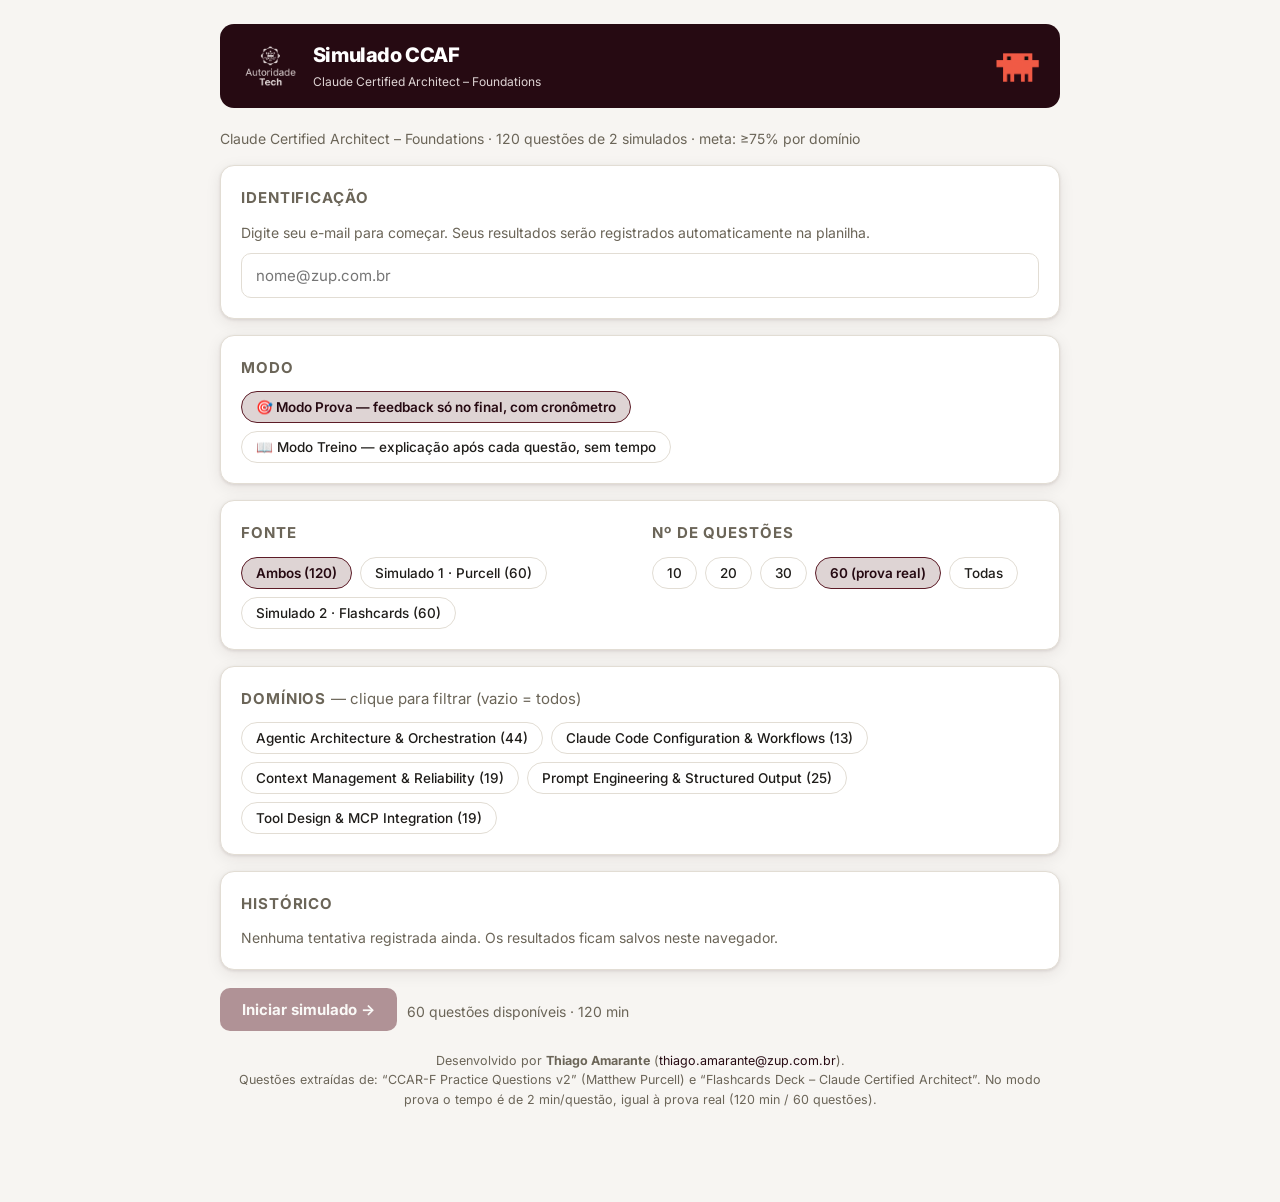
<file: ccaf/index.html>
<!DOCTYPE html>
<html lang="pt-BR">

<head>
  <meta charset="UTF-8">
  <title>Simulado CCAF</title>
  <meta name="viewport" content="width=device-width, initial-scale=1">
  <link rel="icon" type="image/png" href="clawd.png">
  <link rel="preconnect" href="https://fonts.googleapis.com">
  <link href="https://fonts.googleapis.com/css2?family=Inter:wght@400;500;600;700;800&display=swap" rel="stylesheet">
  <style>
    :root {
      /* Zup Identity & General Colors */
      --bg: #f7f5f2;
      --surface: #ffffff;
      --surface2: #efece7;
      --text: #1f1d1a;
      --muted: #6b6558;
      --border: #e2ddd4;

      /* Zup Palette Mappings */
      --accent: #5C1C27;
      /* Gradiente / Bordô Principal */
      --accent-soft: #DED4D4;
      /* Cinza Impacto */
      --accent-text: #260A12;
      /* Bordô Excelência */

      --good: #2e7d4f;
      --good-soft: #ddf0e4;
      --bad: #852838;
      /* Bordô Sensatez para alertas/erros */
      --bad-soft: #f8e2e2;
      --warn: #CC7958;
      /* Coral Ousadia */
      --warn-soft: #f5ead2;
      --shadow: 0 1px 3px rgba(38, 10, 18, .10), 0 4px 16px rgba(38, 10, 18, .08);
    }

    @media (prefers-color-scheme: dark) {
      :root:not([data-theme="light"]) {
        --bg: #191714;
        --surface: #221f1b;
        --surface2: #2b2721;
        --text: #ece7de;
        --muted: #a49b8b;
        --border: #3a352c;

        --accent: #CC7958;
        /* Coral Ousadia para destacar no dark mode */
        --accent-soft: #3d2a1c;
        --accent-text: #DED4D4;
        /* Cinza Impacto */

        --good: #5cbd87;
        --good-soft: #1e332757;
        --bad: #e07070;
        --bad-soft: #3a222257;
        --warn: #d9a851;
        --warn-soft: #37301f;
        --shadow: 0 1px 3px rgba(0, 0, 0, .4);
      }
    }

    @media (prefers-color-scheme: dark) {
      :root:not([data-theme="light"]) {
        --bg: #191714;
        --surface: #221f1b;
        --surface2: #2b2721;
        --text: #ece7de;
        --muted: #a49b8b;
        --border: #3a352c;
        --accent: #e0824a;
        --accent-soft: #3d2a1c;
        --accent-text: #eda36f;
        --good: #5cbd87;
        --good-soft: #1e332757;
        --bad: #e07070;
        --bad-soft: #3a222257;
        --warn: #d9a851;
        --warn-soft: #37301f;
        --shadow: 0 1px 3px rgba(0, 0, 0, .4);
      }
    }

    :root[data-theme="dark"] {
      --bg: #191714;
      --surface: #221f1b;
      --surface2: #2b2721;
      --text: #ece7de;
      --muted: #a49b8b;
      --border: #3a352c;
      --accent: #e0824a;
      --accent-soft: #3d2a1c;
      --accent-text: #eda36f;
      --good: #5cbd87;
      --good-soft: #1e332757;
      --bad: #e07070;
      --bad-soft: #3a222257;
      --warn: #d9a851;
      --warn-soft: #37301f;
      --shadow: 0 1px 3px rgba(0, 0, 0, .4);
    }

    * {
      box-sizing: border-box
    }

    body {
      background: var(--bg);
      color: var(--text);
      font-family: 'Inter', system-ui, -apple-system, 'Segoe UI', sans-serif;
      margin: 0;
      line-height: 1.55;
      font-size: 15px
    }

    .wrap {
      max-width: 880px;
      margin: 0 auto;
      padding: 24px 20px 80px
    }

    h1 {
      font-size: 26px;
      font-weight: 800;
      letter-spacing: -.02em;
      margin: 0
    }

    .sub {
      color: var(--muted);
      margin: 4px 0 0;
      font-size: 14px
    }

    .card {
      background: var(--surface);
      border: 1px solid var(--border);
      border-radius: 14px;
      padding: 20px;
      box-shadow: var(--shadow);
      margin-top: 16px
    }

    .card h2 {
      font-size: 15px;
      font-weight: 700;
      margin: 0 0 12px;
      text-transform: uppercase;
      letter-spacing: .06em;
      color: var(--muted)
    }

    .chips {
      display: flex;
      flex-wrap: wrap;
      gap: 8px
    }

    .chip {
      border: 1.5px solid var(--border);
      background: var(--surface);
      color: var(--text);
      border-radius: 999px;
      padding: 7px 14px;
      font-size: 13.5px;
      font-weight: 500;
      cursor: pointer;
      font-family: inherit;
      transition: all .12s
    }

    .chip.on {
      background: var(--accent-soft);
      border-color: var(--accent);
      color: var(--accent-text);
      font-weight: 600
    }

    .row {
      display: flex;
      gap: 24px;
      flex-wrap: wrap
    }

    .row>div {
      flex: 1;
      min-width: 230px
    }

    .btn {
      background: var(--accent);
      color: #fff;
      border: none;
      border-radius: 10px;
      padding: 12px 22px;
      font-size: 15px;
      font-weight: 700;
      cursor: pointer;
      font-family: inherit;
      transition: opacity .12s
    }

    .btn:hover {
      opacity: .9
    }

    .btn.ghost {
      background: var(--surface);
      color: var(--text);
      border: 1.5px solid var(--border);
      font-weight: 600
    }

    .btn.small {
      padding: 8px 14px;
      font-size: 13.5px;
      border-radius: 8px
    }

    .btn:disabled {
      opacity: .45;
      cursor: default
    }

    .topbar {
      display: flex;
      align-items: center;
      justify-content: space-between;
      gap: 12px;
      flex-wrap: wrap;
      position: sticky;
      top: 0;
      background: var(--bg);
      padding: 12px 0;
      z-index: 5;
      border-bottom: 1px solid var(--border)
    }

    .timer {
      font-variant-numeric: tabular-nums;
      font-weight: 700;
      font-size: 17px;
      padding: 6px 14px;
      border-radius: 8px;
      background: var(--surface2)
    }

    .timer.low {
      background: var(--bad-soft);
      color: var(--bad)
    }

    .badge {
      display: inline-block;
      font-size: 11.5px;
      font-weight: 600;
      padding: 3px 10px;
      border-radius: 999px;
      background: var(--surface2);
      color: var(--muted);
      margin-right: 6px;
      margin-bottom: 4px
    }

    .badge.dom {
      background: var(--accent-soft);
      color: var(--accent-text)
    }

    .qtext {
      font-size: 16.5px;
      font-weight: 500;
      margin: 14px 0 6px;
      white-space: pre-wrap
    }

    .selhint {
      color: var(--muted);
      font-size: 13px;
      margin-bottom: 12px
    }

    .opt {
      display: flex;
      gap: 12px;
      align-items: flex-start;
      border: 1.5px solid var(--border);
      border-radius: 11px;
      padding: 13px 15px;
      margin-top: 10px;
      cursor: pointer;
      transition: all .12s;
      background: var(--surface)
    }

    .opt:hover {
      border-color: var(--accent)
    }

    .opt .letter {
      font-weight: 800;
      min-width: 22px;
      color: var(--muted)
    }

    .opt.sel {
      border-color: var(--accent);
      background: var(--accent-soft)
    }

    .opt.sel .letter {
      color: var(--accent-text)
    }

    .opt.correct {
      border-color: var(--good);
      background: var(--good-soft)
    }

    .opt.wrong {
      border-color: var(--bad);
      background: var(--bad-soft)
    }

    .opt.locked {
      cursor: default
    }

    .feedback {
      border-radius: 11px;
      padding: 14px 16px;
      margin-top: 14px;
      font-size: 14.5px
    }

    .feedback.ok {
      background: var(--good-soft);
      border: 1px solid var(--good)
    }

    .feedback.no {
      background: var(--bad-soft);
      border: 1px solid var(--bad)
    }

    .feedback .verdict {
      font-weight: 800;
      margin-bottom: 6px
    }

    details {
      margin-top: 10px
    }

    summary {
      cursor: pointer;
      font-weight: 600;
      color: var(--accent-text);
      font-size: 13.5px
    }

    .nav {
      display: flex;
      gap: 10px;
      margin-top: 18px;
      align-items: center;
      flex-wrap: wrap
    }

    .spacer {
      flex: 1
    }

    .palette {
      display: grid;
      grid-template-columns: repeat(auto-fill, minmax(38px, 1fr));
      gap: 6px;
      margin-top: 12px
    }

    .pal {
      border: 1.5px solid var(--border);
      background: var(--surface);
      border-radius: 8px;
      padding: 7px 0;
      text-align: center;
      font-size: 12.5px;
      font-weight: 600;
      cursor: pointer;
      font-family: inherit;
      color: var(--text)
    }

    .pal.answered {
      background: var(--accent-soft);
      border-color: var(--accent);
      color: var(--accent-text)
    }

    .pal.marked {
      border-color: var(--warn);
      background: var(--warn-soft);
      color: var(--warn)
    }

    .pal.cur {
      outline: 2.5px solid var(--accent);
      outline-offset: 1px
    }

    .score-big {
      font-size: 44px;
      font-weight: 800;
      letter-spacing: -.02em
    }

    .score-big small {
      font-size: 18px;
      color: var(--muted);
      font-weight: 600
    }

    .passline {
      font-weight: 700;
      margin-top: 2px
    }

    .bar-row {
      margin-top: 14px
    }

    .bar-label {
      display: flex;
      justify-content: space-between;
      font-size: 13.5px;
      font-weight: 600;
      margin-bottom: 5px
    }

    .bar-label .pct {
      font-variant-numeric: tabular-nums
    }

    .bar {
      height: 10px;
      border-radius: 6px;
      background: var(--surface2);
      position: relative;
      overflow: visible
    }

    .bar .fill {
      height: 100%;
      border-radius: 6px;
      background: var(--accent);
      transition: width .5s
    }

    .bar .fill.good {
      background: var(--good)
    }

    .bar .fill.bad {
      background: var(--bad)
    }

    .bar .target {
      position: absolute;
      top: -3px;
      bottom: -3px;
      width: 2px;
      background: var(--muted);
      left: 75%
    }

    .review-q {
      border-top: 1px solid var(--border);
      padding: 18px 0
    }

    .review-q:first-of-type {
      border-top: none
    }

    .tag-ok {
      color: var(--good);
      font-weight: 700
    }

    .tag-no {
      color: var(--bad);
      font-weight: 700
    }

    .hist-table {
      width: 100%;
      border-collapse: collapse;
      font-size: 13.5px
    }

    .hist-table th,
    .hist-table td {
      text-align: left;
      padding: 7px 10px;
      border-bottom: 1px solid var(--border)
    }

    .hist-table th {
      color: var(--muted);
      font-weight: 600;
      font-size: 12px;
      text-transform: uppercase;
      letter-spacing: .05em
    }

    .count-input {
      width: 80px;
      border: 1.5px solid var(--border);
      border-radius: 8px;
      padding: 8px 10px;
      font-family: inherit;
      font-size: 14px;
      background: var(--surface);
      color: var(--text)
    }

    .footer-note {
      color: var(--muted);
      font-size: 12.5px;
      margin-top: 20px;
      text-align: center
    }

    .hidden {
      display: none
    }

    code {
      background: var(--surface2);
      padding: 1px 5px;
      border-radius: 5px;
      font-size: .92em
    }

    @media(max-width:600px) {
      .wrap {
        padding: 16px 12px 60px
      }

      h1 {
        font-size: 22px
      }
    }
  </style>
</head>

<body>

  <div class="wrap">
    <div id="setup">
      <style>
        /* CSS adicional para o cabeçalho e os logos */
        .brand-header {
          display: flex;
          align-items: center;
          justify-content: space-between;
          gap: 16px;
          background: #260A12;
          /* Bordô Excelência */
          color: #DED4D4;
          /* Cinza Impacto */
          padding: 16px 20px;
          border-radius: 14px;
          margin-bottom: 20px;
        }

        .brand-left {
          display: flex;
          align-items: center;
          gap: 12px;
        }

        .autoridade-logo {
          height: 48px;
          width: auto;
        }

        .brand-title h1 {
          font-size: 20px;
          color: #ffffff;
          margin: 0;
        }

        .brand-title p {
          font-size: 12px;
          color: #DED4D4;
          margin: 2px 0 0 0;
        }

        .clawd-mascot {
          height: 45px;
          width: auto;
        }
      </style>

      <!-- NOVO CABEÇALHO -->
      <!-- CABEÇALHO ATUALIZADO COM CLAWD.PNG -->
      <div class="brand-header">
        <div class="brand-left">
          <!-- Logo da Autoridade Tech (arquivo SVG ou PNG na raiz) -->
          <img src="logo-autoridade-tech.png" alt="Autoridade Tech" class="autoridade-logo">
          <div class="brand-title">
            <h1>Simulado CCAF</h1>
            <p>Claude Certified Architect – Foundations</p>
          </div>
        </div>
        <!-- Mascote Claw'd em PNG na raiz do projeto -->
        <img src="clawd.png" alt="Claw'd Mascote" class="clawd-mascot">
      </div>
      <p class="sub">Claude Certified Architect – Foundations · 120 questões de 2 simulados · meta: ≥75% por domínio</p>

      <!-- CARD DE IDENTIFICAÇÃO COM E-MAIL E VALIDAÇÃO -->
      <div class="card" id="emailCard">
        <h2>Identificação</h2>
        <p class="sub" style="margin-bottom:10px">Digite seu e-mail para começar. Seus resultados serão registrados
          automaticamente na planilha.</p>
        <input type="email" id="userEmail" placeholder="nome@zup.com.br" style="width:100%;padding:12px 14px;border:1.5px solid var(--border);border-radius:10px;
      font-family:inherit;font-size:15px;background:var(--surface);color:var(--text)">
        <!-- MENSAGEM DE ERRO/ALERTA -->
        <div id="emailMsg" style="margin-top:8px;font-size:13.5px;display:none;padding:8px 12px;border-radius:8px;">
        </div>
      </div>

      <div class="card">
        <h2>Modo</h2>
        <div class="chips" id="modeChips">
          <button class="chip on" data-mode="exam">🎯 Modo Prova — feedback só no final, com cronômetro</button>
          <button class="chip" data-mode="train">📖 Modo Treino — explicação após cada questão, sem tempo</button>
        </div>
      </div>

      <div class="card">
        <div class="row">
          <div>
            <h2>Fonte</h2>
            <div class="chips" id="srcChips">
              <button class="chip on" data-src="all">Ambos (120)</button>
              <button class="chip" data-src="Simulado 1 (Purcell)">Simulado 1 · Purcell (60)</button>
              <button class="chip" data-src="Simulado 2 (Flashcards)">Simulado 2 · Flashcards (60)</button>
            </div>
          </div>
          <div>
            <h2>Nº de questões</h2>
            <div class="chips" id="countChips">
              <button class="chip" data-count="10">10</button>
              <button class="chip" data-count="20">20</button>
              <button class="chip" data-count="30">30</button>
              <button class="chip on" data-count="60">60 (prova real)</button>
              <button class="chip" data-count="all">Todas</button>
            </div>
          </div>
        </div>
      </div>

      <div class="card">
        <h2>Domínios <span style="font-weight:400;text-transform:none;letter-spacing:0">— clique para filtrar (vazio =
            todos)</span></h2>
        <div class="chips" id="domChips"></div>
      </div>

      <div class="card" id="histCard">
        <h2>Histórico</h2>
        <div id="histBody">
          <p class="sub">Nenhuma tentativa registrada ainda. Os resultados ficam salvos neste navegador.</p>
        </div>
      </div>

      <div class="nav">
        <button class="btn" id="startBtn">Iniciar simulado →</button>
        <span class="sub" id="startInfo"></span>
      </div>

      <p class="footer-note">
        Desenvolvido por <strong>Thiago Amarante</strong> (<a href="mailto:thiago.amarante@zup.com.br"
          style="color:var(--accent-text);text-decoration:none;">thiago.amarante@zup.com.br</a>).<br>
        Questões extraídas de: “CCAR-F Practice Questions v2” (Matthew Purcell) e “Flashcards Deck – Claude Certified
        Architect”. No modo prova o tempo é de 2 min/questão, igual à prova real (120 min / 60 questões).
      </p>


    </div>

    <div id="quiz" class="hidden">
      <div class="topbar">
        <div><strong id="qCounter"></strong> <span class="sub" id="qMeta"></span></div>
        <div style="display:flex;gap:10px;align-items:center">
          <div class="timer hidden" id="timer">--:--</div>
          <button class="btn ghost small" id="quitBtn">Sair</button>
        </div>
      </div>
      <div class="card" id="qCard"></div>
      <div class="nav" id="quizNav">
        <button class="btn ghost" id="prevBtn">← Anterior</button>
        <button class="btn ghost" id="markBtn">🚩 Marcar</button>
        <div class="spacer"></div>
        <button class="btn ghost" id="nextBtn">Próxima →</button>
        <button class="btn" id="finishBtn">Finalizar</button>
      </div>
      <div class="card" id="palCard">
        <h2>Questões</h2>
        <div class="palette" id="palette"></div>
      </div>
    </div>

    <div id="results" class="hidden">
      <h1>Resultado</h1>
      <div class="card" style="text-align:center">
        <div class="score-big" id="scoreBig"></div>
        <div class="passline" id="passLine"></div>
        <p class="sub" id="scoreMeta"></p>
      </div>
      <div class="card">
        <h2>Por domínio <span style="font-weight:400;text-transform:none;letter-spacing:0">— a linha marca a meta de
            75%</span></h2>
        <div id="domBars"></div>
      </div>
      <div class="nav">
        <button class="btn" id="againBtn">Novo simulado</button>
        <button class="btn ghost" id="wrongBtn">Refazer só as erradas</button>
      </div>
      <div class="card">
        <h2>Revisão</h2>
        <div class="chips" style="margin-bottom:6px" id="revFilter">
          <button class="chip on" data-f="wrong">Só erradas</button>
          <button class="chip" data-f="all">Todas</button>
        </div>
        <div id="reviewList"></div>
      </div>
    </div>
  </div>

  <!-- BANCO COMPLETO DE QUESTÕES (MANTIDO DO SEU ARQUIVO) -->
  <script id="qdata"
    type="application/json">[{"source":"Simulado 1 (Purcell)","id":"S1-1.1","scenario":"Customer Support Resolution Agent","domain":"Agentic Architecture & Orchestration","type":"single","select":1,"question":"You are implementing the agent's core loop. Which control flow correctly determines when to keep executing tools and when to present the final response?","options":{"A":"Continue looping until the assistant’s text contains a completion phrase such as “I have resolved the issue”, then treat the message containing that phrase as the final response to present","B":"Inspect stop_reason on each response: while it is “ tool_use ”, run the requested tools and return the results; when it is “ end_turn ”, present the final response","C":"Cap the loop at a fixed maximum iteration count and treat reaching the cap as the signal that the response is complete","D":"Stop the loop whenever a response contains a text block, since the model only produces text once it has finished calling tools"},"correct":["B"],"explanation":"The agentic loop keys off stop_reason : “ tool_use ” means the model has requested tools and expects their results back; “ end_turn ” means it has finished reasoning and produced its answer. That signal is the designed termination mechanism. Why not the others: A parses natural language for a completion signal — a documented anti-pattern; C makes an arbitrary iteration cap the primary stopping mechanism when it should only be a safety valve; D fails because responses can contain both text and tool_use blocks mid-task.","translation":null},{"source":"Simulado 1 (Purcell)","id":"S1-1.2","scenario":"Customer Support Resolution Agent","domain":"Agentic Architecture & Orchestration","type":"single","select":1,"question":"The agent calls lookup_order and your code executes it successfully. How does the model actually receive the order data so it can reason about the next action?","options":{"A":"The MCP server holds the open connection and streams the result straight back into the model’s active context as soon as execution completes","B":"The result is attached to the tool’s definition, which the model re-reads on its next inference pass","C":"Nothing is required — the API executes tools and incorporates results automatically","D":"Your code appends a tool result block referencing the tool call’s ID and sends the updated message history back in the next request"},"correct":["D"],"explanation":"Tool execution is the harness's job: the loop appends the tool result to the conversation and re-invokes the model. That growing history is the only channel through which the model sees what tools returned. Why not the others: A and C describe automatic delivery mechanisms that do not exist — the API does not execute your tools or push results; B confuses static tool definitions with runtime results.","translation":null},{"source":"Simulado 1 (Purcell)","id":"S1-1.3","scenario":"Customer Support Resolution Agent","domain":"Agentic Architecture & Orchestration","type":"single","select":1,"question":"Company policy caps autonomous refunds at $500; larger refunds must go to a human. In testing, prompt instructions alone still let an occasional $650 refund through. What is the correct enforcement design?","options":{"A":"Implement a hook that intercepts outgoing process_refund calls, blocking any amount above $500 and redirecting to the escalate_to_human workflow","B":"Move the $500 limit to the top of the system prompt, restate it in every user turn, and bold the amount so the model cannot miss it","C":"Lower the sampling temperature to zero so the agent applies the refund policy deterministically","D":"Add the limit to the process_refund tool description and its input schema so the model sees it both during selection and when constructing the call"},"correct":["A"],"explanation":"Business rules with financial consequences need deterministic guarantees. A tool-call interception hook enforces the threshold in code — the violating call can never execute — while prompt-based approaches remain probabilistic. Why not the others: B and D improve the odds but retain a non-zero failure rate, which the scenario shows is unacceptable here; C makes token selection deterministic without making the policy binding — a compliance problem is not a sampling problem.","translation":null},{"source":"Simulado 1 (Purcell)","id":"S1-1.4","scenario":"Customer Support Resolution Agent","domain":"Agentic Architecture & Orchestration","type":"single","select":1,"question":"A customer writes one message containing three concerns: a refund for a damaged item, a shipping address change, and a missing loyalty credit. How should the agent handle this?","options":{"A":"Resolve the refund first since it was raised first, then ask the customer whether they would like help with the remaining items","B":"Escalate to a human agent, since resolving several issues in one autonomous session risks partially completed work if any single item fails midway","C":"Decompose the message into three distinct items, investigate each against the shared customer context, then respond with one unified resolution","D":"Ask the customer which issue matters most and resolve only that one in this session"},"correct":["C"],"explanation":"Multi-concern decomposition is the designed pattern: split the request into distinct items, investigate each against shared context, and respond once with a complete resolution — protecting first-contact resolution. Why not the others: A and D defer concerns the customer already stated, adding turns and harming FCR; B escalates work that is well within capability — partial-failure handling is the agent’s job, not a reason to avoid it.","translation":null},{"source":"Simulado 1 (Purcell)","id":"S1-1.5","scenario":"Customer Support Resolution Agent","domain":"Agentic Architecture & Orchestration","type":"single","select":1,"question":"The agent must escalate a complex billing dispute mid-process. The human agents receiving escalations do not have access to the conversation transcript. What should the escalation include?","options":{"A":"The customer’s identity and issue category only, so the receiving human forms an independent view of the dispute without anchoring on the agent’s prior analysis","B":"A structured handoff summary: customer ID, the root cause analysis so far, relevant amounts and order numbers, and the agent's recommended action","C":"A conversation sentiment summary and an urgency rating, so the human can prioritize the case appropriately","D":"The complete raw tool results from the session, so the human has every piece of evidence the agent gathered"},"correct":["B"],"explanation":"Structured handoff protocols exist precisely because the receiving human lacks the transcript: the summary transfers the case state — identity, findings, figures, and a recommendation — so the customer never has to start over. Why not the others: A discards the completed investigation in the name of fresh eyes and forces the customer to start over; C conveys mood and priority, not case state; D transfers unprocessed noise and leaves the analysis to be redone.","translation":null},{"source":"Simulado 1 (Purcell)","id":"S1-1.6","scenario":"Customer Support Resolution Agent","domain":"Tool Design & MCP Integration","type":"single","select":1,"question":"When process_refund fails for any reason, it currently returns the string “Operation failed.” The agent responds by retrying policy-blocked refunds and giving up on temporary outages — the opposite of correct. What is the fix?","options":{"A":"Add a system prompt rule to retry any failed tool call twice with exponential backoff before escalating","B":"Catch failures inside the harness and retry them there, so the agent only ever sees successful results","C":"Log every failure with its category and cause to the decision store so recovery behavior can be analyzed and tuned from the analytics later","D":"Return structured error metadata: an errorCategory (transient / validation / business), an isRetryable boolean, and a short description"},"correct":["D"],"explanation":"Uniform error strings deny the agent the information recovery decisions require. Structured metadata — category, retryability, description — lets it retry transient failures, explain business refusals, and stop wasting attempts on non-retryable errors. Why not the others: A hard-codes one recovery strategy for error types that need different ones; B hides business refusals the agent must explain to the customer — and retrying them is wrong anyway; C improves observability without giving the agent any signal at decision time.","translation":null},{"source":"Simulado 1 (Purcell)","id":"S1-1.7","scenario":"Customer Support Resolution Agent","domain":"Tool Design & MCP Integration","type":"single","select":1,"question":"A refund request violates the returns window policy. The tool rejects it. Which error response enables the agent to handle this correctly with the customer?","options":{"A":"errorCategory : “business”, retriable: false , plus a customer-friendly explanation of the policy","B":"errorCategory : “validation”, prompting the agent to correct the request parameters and try again","C":"A success result with an empty refund object, letting the agent infer from the missing data that no refund was issued","D":"The policy engine’s full rejection payload, including internal rule identifiers, so no information is lost"},"correct":["A"],"explanation":"Policy violations are business errors: non-retryable by definition, and best paired with an explanation the agent can relay. The retriable: false flag prevents wasted attempts; the friendly description powers the customer conversation. Why not the others: B mislabels a policy refusal as a fixable input problem, inviting futile reformulation of a request that policy will always reject; C is silent error suppression — an anti-pattern that turns failure into misinformation; D exposes internals the agent cannot use and should not repeat.","translation":null},{"source":"Simulado 1 (Purcell)","id":"S1-1.8","scenario":"Customer Support Resolution Agent","domain":"Tool Design & MCP Integration","type":"multi","select":2,"question":"The agent frequently confuses get_customer and lookup_order ; both currently carry one-line descriptions. Which TWO description changes most directly fix the misrouting? (Select TWO.)","options":{"A":"Merge the two tools into a single customer_lookup tool that takes a mode parameter, so the model never has to choose between them","B":"Document each tool's expected input formats and add example queries it should handle","C":"Move the selection guidance into the system prompt instead, keeping the tool descriptions minimal","D":"Add boundary language — e.g., “use lookup_order when an order number is present; use get_customer to verify identity”","E":"Reorder the tool list so the most frequently needed tool appears first, since models weight earlier tools more heavily"},"correct":["B","D"],"explanation":"Descriptions are the primary selection mechanism. Input formats plus example queries show each tool's territory; explicit boundary language resolves precisely the overlap causing the misrouting. Why not the others: A trades a visible selection problem for a hidden mode-selection problem inside one overloaded tool; C moves the signal away from where selection happens — descriptions are what the model reads at selection time; E relies on ordering effects that are not a dependable selection mechanism.","translation":null},{"source":"Simulado 1 (Purcell)","id":"S1-1.9","scenario":"Customer Support Resolution Agent","domain":"Context Management & Reliability","type":"single","select":1,"question":"A customer's first message is: “I want to speak to a human. Do not try to fix this yourself.” The issue looks like a routine replacement the agent could resolve. What should the agent do?","options":{"A":"Attempt resolution first, escalating only if the attempt fails","B":"Run sentiment analysis and escalate only if frustration exceeds a threshold","C":"Escalate immediately, honoring the explicit request without first attempting investigation","D":"Acknowledge the request, but first gather the order details so the human receives a complete handoff package"},"correct":["C"],"explanation":"Explicit customer demands for a human are a first-class escalation trigger, honored immediately. Overriding a stated preference to demonstrate capability damages trust regardless of how resolvable the issue looks. Why not the others: A and D both continue working a case the customer explicitly closed to the agent — even investigation “for the handoff” overrides the instruction; B substitutes an unreliable proxy (sentiment) for a signal that could not be clearer — the customer already said the words.","translation":null},{"source":"Simulado 1 (Purcell)","id":"S1-1.10","scenario":"Customer Support Resolution Agent","domain":"Context Management & Reliability","type":"multi","select":2,"question":"In long multi-issue sessions, the agent's later responses misquote refund amounts and order numbers because earlier details were condensed into vague summaries, while each lookup_order result dumps 40+ fields into context. Which TWO changes address this? (Select TWO.)","options":{"A":"Extract transactional facts — amounts, dates, order numbers — into a persistent case-facts block outside the summarized history","B":"Increase max_tokens on each request so the model has room to restate all case details in every response","C":"Summarize after every turn rather than only at the context threshold, so the summaries stay continuously fresh","D":"Trim each tool result to only the fields relevant to the current issue before it enters context","E":"Instruct the model to quote amounts and order numbers only from the most recent summary, never from earlier raw history"},"correct":["A","D"],"explanation":"The paired fix: protect precise transactional facts from lossy summarization by persisting them in a dedicated block, and stop the bloat at its source by trimming verbose tool outputs to relevant fields before they accumulate. Why not the others: B lengthens outputs without protecting what enters context; C compresses more often — intensifying the exact failure mode; E anchors the agent to the lossy summaries that caused the misquotes. Scenario 2: Code Generation with Claude Code","translation":null},{"source":"Simulado 1 (Purcell)","id":"S1-2.1","scenario":"Code Generation with Claude Code","domain":"Claude Code Configuration & Workflows","type":"single","select":1,"question":"You have a personal /scratch-notes slash command you use constantly, but it reflects your own workflow and should not appear for teammates when they pull the repository. Where does the command file belong?","options":{"A":"In .claude/commands/ in the repository, with a naming prefix so teammates know to ignore it","B":"In the root CLAUDE.md under a # Commands heading","C":"In ~/.claude/commands/ in your home directory","D":"In .claude/rules/ with a paths glob matching your username"},"correct":["C"],"explanation":"Command scoping mirrors intent: ~/.claude/commands/ holds personal commands visible only to you, while .claude/commands/ in the repo is shared with everyone via version control. A personal workflow tool belongs in the former. Why not the others: A still ships the command to every clone — a naming convention does not scope visibility; B is project context, not a command definition mechanism; D misuses path-scoped rules, which condition on edited file paths, not identity.","translation":null},{"source":"Simulado 1 (Purcell)","id":"S1-2.2","scenario":"Code Generation with Claude Code","domain":"Claude Code Configuration & Workflows","type":"single","select":1,"question":"Your /analyze-architecture skill produces thousands of lines of exploration output that pollute the main conversation, crowding out the task you actually wanted help with. Which SKILL.md frontmatter option fixes this?","options":{"A":"argument-hint , so invocations are scoped to a narrower analysis target that produces less output","B":"context: fork , which runs the skill in an isolated sub-agent context and returns only its result","C":"allowed-tools , restricting the skill to read-only operations so it generates less output","D":"paths, so the skill loads only for architecture files and skips the rest of the tree"},"correct":["B"],"explanation":"context: fork exists for exactly this: verbose or exploratory skills run in their own isolated context, and the main session receives the distilled result rather than the full exploration transcript. Why not the others: A and D narrow what the skill examines, not where its output accumulates; C governs which tools the skill may use — read-only exploration is exactly what is flooding the context.","translation":null},{"source":"Simulado 1 (Purcell)","id":"S1-2.3","scenario":"Code Generation with Claude Code","domain":"Claude Code Configuration & Workflows","type":"single","select":1,"question":"You are writing a /scaffold-component skill that generates boilerplate files. You want a guarantee it can create files but can never run shell commands, no matter what its instructions are asked to do. How do you enforce this?","options":{"A":"State “never run Bash ” prominently in the SKILL.md instructions","B":"Add a pre-execution validation hook that scans the skill’s rendered instructions for shell commands before every run","C":"Run the skill only in plan mode, where commands are proposed but not executed","D":"Set allowed-tools in the SKILL.md frontmatter to the file-write tools the skill needs, omitting Bash"},"correct":["D"],"explanation":"allowed-tools is the enforcement mechanism: frontmatter-declared tool restrictions bound what the skill can invoke during execution — a configuration guarantee rather than an instruction the model might not follow. Why not the others: A is prompt-level guidance with a non-zero failure rate; B inspects instructions when the risk is what the skill invokes at runtime; C changes the execution workflow but is not a per-skill tool restriction.","translation":null},{"source":"Simulado 1 (Purcell)","id":"S1-2.4","scenario":"Code Generation with Claude Code","domain":"Claude Code Configuration & Workflows","type":"single","select":1,"question":"A new teammate's Claude Code sessions ignore the team's coding standards. You discover the standards live in your own ~/.claude/CLAUDE.md . What is the correct fix, and how do you verify it?","options":{"A":"Move the standards into the project-level CLAUDE.md checked into the repository, and use the /memory command to verify what a session loaded","B":"Have the teammate copy your ~/.claude/CLAUDE.md into their own home directory on their machine, then verify with /memory that the file loaded","C":"Add the standards to .claude/settings.json, which is checked in and applied to every teammate’s sessions","D":"Publish the standards as a /standards slash command teammates run at the start of each session"},"correct":["A"],"explanation":"User-level configuration applies only to that user — it never travels via version control. Team standards belong at project level, and /memory is the diagnostic that shows exactly which memory files a session loaded. Why not the others: B works once, then drifts with every future edit — hand-copied configuration is unshared configuration; C misuses settings.json, which carries permissions and tool settings, not standards prose; D makes always-relevant standards opt-in and forgettable.","translation":null},{"source":"Simulado 1 (Purcell)","id":"S1-2.5","scenario":"Code Generation with Claude Code","domain":"Claude Code Configuration & Workflows","type":"single","select":1,"question":"The project's CLAUDE.md has grown to 2,000 lines covering testing, API conventions, deployment, and styling; sessions load it all regardless of task. What is the recommended reorganization?","options":{"A":"Trim the file to a concise 200-line summary of the most important conventions and rely on the model to infer the details","B":"Move everything to each developer's user-level CLAUDE.md","C":"Split it into topic-specific files in .claude/rules/ (e.g., testing.md , api-conventions.md , deployment.md ), path-scoped where relevant","D":"Convert the entire file into a set of slash commands that developers run manually when a topic becomes relevant"},"correct":["C"],"explanation":"The .claude/rules/ directory is the modular alternative to a monolithic CLAUDE.md : focused topic files, with YAML path scoping where rules should load only for matching files — less irrelevant context, easier maintenance. Why not the others: A discards the specifics that make conventions enforceable; B unshares team configuration and guarantees divergence; D makes always-relevant standards opt-in and forgettable.","translation":null},{"source":"Simulado 1 (Purcell)","id":"S1-2.6","scenario":"Code Generation with Claude Code","domain":"Agentic Architecture & Orchestration","type":"single","select":1,"question":"Yesterday you ran a long investigation into a memory leak in a session you named leak-hunt . Today you want to continue exactly where that investigation left off. What do you run?","options":{"A":"claude --continue , which reopens the most recent session in the current directory","B":"claude --resume leak-hunt , resuming the named session with its context","C":"claude -p “continue the leak investigation”","D":"A new session in the same directory, relying on CLAUDE.md to restore the investigation’s context"},"correct":["B"],"explanation":"Named session resumption is the mechanism for continuing specific prior work: --resume <session-name> restores that conversation's context so the investigation picks up where it stopped. Why not the others: A reopens whichever session is most recent — only the investigation if nothing else has run since; C starts a fresh non-interactive run with no memory of yesterday; D restores project conventions, not the investigation’s discovered context.","translation":null},{"source":"Simulado 1 (Purcell)","id":"S1-2.7","scenario":"Code Generation with Claude Code","domain":"Agentic Architecture & Orchestration","type":"single","select":1,"question":"You have completed a thorough analysis of a module and now want to compare two competing refactoring strategies — developing each independently from that same analysis baseline without the explorations contaminating each other. Which capability fits?","options":{"A":"Run both strategies sequentially in the same session, asking Claude to forget the first before starting the second","B":"Open two brand-new sessions and paste the analysis conclusions into each as the first message","C":"Use /compact between the two strategies","D":"Use fork_session to create two independent branches from the shared analysis baseline"},"correct":["D"],"explanation":"fork_session exists for divergent exploration: both branches inherit the completed analysis, then evolve independently — clean comparison without re-paying the analysis cost or cross-contaminating approaches. Why not the others: A is impossible — context cannot be selectively forgotten on request; B approximates the baseline with a lossy manual summary and sets it up twice — forking carries the full analysis into both branches; C compresses context within one session, it does not branch it.","translation":null},{"source":"Simulado 1 (Purcell)","id":"S1-2.8","scenario":"Code Generation with Claude Code","domain":"Agentic Architecture & Orchestration","type":"single","select":1,"question":"You want to resume last week's refactoring session, but since then the team has merged substantial changes across the files it analyzed, so most of its tool results now describe code that no longer exists. What is the reliable approach?","options":{"A":"Start a new session seeded with a structured summary of the prior conclusions, since the stale tool results make resumption unreliable","B":"Resume the session as-is; Claude automatically detects file changes","C":"Resume the session and run /compact first, so the stale tool results are compressed before any new work begins","D":"Resume the session and ask Claude to re-read each changed file, correcting its stale understanding incrementally as it goes"},"correct":["A"],"explanation":"The resumption tradeoff: resume when prior context is mostly valid; start fresh with an injected summary when tool results have gone stale. Heavily changed files put this squarely in the second case — keep the conclusions, discard the outdated evidence. Why not the others: B assumes an automatic re-verification that does not happen — stale results sit in context as if true; C compresses the stale evidence, but a compacted falsehood is still false; D leaves contradictory old and new file states in one context and invites the model to blend them — workable for minor drift, not substantial change.","translation":null},{"source":"Simulado 1 (Purcell)","id":"S1-2.9","scenario":"Code Generation with Claude Code","domain":"Context Management & Reliability","type":"single","select":1,"question":"Mid-way through an extended exploration session, context is filling with verbose discovery output and responses are noticeably degrading, but you are not ready to end the session. Which built-in command helps immediately?","options":{"A":"/memory , which reloads the memory files into the session and refreshes context","B":"/rewind , which rolls the session back to a checkpoint before the verbose exploration began","C":"/compact , which compacts the conversation into a summary so the session can continue","D":"/rules , which reloads the rule files"},"correct":["C"],"explanation":"/compact is the in-session relief valve for exactly this situation: it compacts accumulated context — typically bloated with verbose discovery output — so an extended session can continue without degradation. Why not the others: A manages memory files — diagnostic and loading, not cleanup; B discards the discoveries made since that point along with the noise; D does not address conversation bloat.","translation":null},{"source":"Simulado 1 (Purcell)","id":"S1-2.10","scenario":"Code Generation with Claude Code","domain":"Context Management & Reliability","type":"multi","select":2,"question":"During multi-hour codebase exploration sessions, the agent starts answering from “typical patterns” instead of the specific classes it discovered earlier. Which TWO practices counteract this context degradation? (Select TWO.)","options":{"A":"Switch to a model with a larger context window and continue accumulating","B":"Maintain a scratchpad file recording key findings as they are discovered, and have the agent reference it for subsequent questions","C":"Periodically paste the full list of discovered classes and their relationships back into the conversation to refresh them","D":"Add a system prompt instruction to always answer from discovered code rather than general knowledge","E":"Delegate verbose investigation to subagents that return summaries, keeping the main session’s context for coordination"},"correct":["B","E"],"explanation":"Both practices manage what occupies the context: a scratchpad persists precise findings outside the degrading conversation, and subagent delegation keeps verbose exploration out of the main window entirely, returning only distilled summaries. Why not the others: A postpones the same degradation at higher cost; C re-adds bulk to an already saturated context instead of externalizing it; D instructs the behavior without restoring the degraded signal the instruction depends on. Scenario 3: Multi-Agent Research System","translation":null},{"source":"Simulado 1 (Purcell)","id":"S1-3.1","scenario":"Multi-Agent Research System","domain":"Agentic Architecture & Orchestration","type":"single","select":1,"question":"Your coordinator's system prompt tells it to delegate research to subagents, but at runtime it never spawns any — it attempts all the research itself. Its configuration restricts it to research-planning tools. What is the most likely cause?","options":{"A":"The coordinator’s model tier lacks the reasoning depth that multi-agent delegation requires","B":"The subagents’ AgentDefinition descriptions are too vague for the coordinator to match tasks against them","C":"The system prompt describes delegation in general terms but never names the specific subagents to use","D":"The coordinator's allowedTools does not include “ Task ”"},"correct":["D"],"explanation":"Subagent spawning happens through the Task tool. A coordinator whose allowedTools omits “ Task ” has no mechanism to delegate, no matter how clearly its prompt describes the intention — capability configuration trumps instruction. Why not the others: A, B, and C look for the failure in capability, matching, or prompt specificity — but with no Task tool available, delegation is impossible no matter how well those are tuned.","translation":null},{"source":"Simulado 1 (Purcell)","id":"S1-3.2","scenario":"Multi-Agent Research System","domain":"Agentic Architecture & Orchestration","type":"single","select":1,"question":"The web search subagent gathers excellent findings, but the synthesis subagent's reports are generic and reference none of them. The coordinator invokes synthesis with the prompt “Synthesize the research findings.” What is wrong?","options":{"A":"The synthesis agent's model needs extended thinking enabled","B":"Subagents do not inherit the coordinator’s conversation history — the findings must be passed explicitly in the synthesis prompt","C":"The synthesis agent needs web search tools to gather its own findings","D":"The synthesis subagent’s output schema is too loose, allowing it to produce generic prose instead of sections grounded in the findings"},"correct":["B"],"explanation":"Subagent context isolation is the rule: each subagent sees only what its prompt contains. “The research findings” refers to material the synthesis agent has never seen — the coordinator must pass the findings explicitly. Why not the others: A adds reasoning capacity over an empty input; C duplicates the search agent’s role instead of fixing the handoff; D constrains the shape of the output when the problem is an empty input.","translation":null},{"source":"Simulado 1 (Purcell)","id":"S1-3.3","scenario":"Multi-Agent Research System","domain":"Agentic Architecture & Orchestration","type":"single","select":1,"question":"The coordinator currently invokes the web search subagent, waits for completion, then invokes the document analysis subagent — doubling research latency even though the two tasks are independent. How do you run them in parallel?","options":{"A":"Have the coordinator emit both Task tool calls in a single response","B":"Enable streaming on both subagent invocations so their outputs interleave as they are produced","C":"Move both subagents to a faster model tier, cutting each task’s individual latency","D":"Have the search subagent spawn the document analysis subagent itself once its own work completes"},"correct":["A"],"explanation":"Parallel spawning is achieved by emitting multiple Task tool calls in one coordinator response rather than across separate turns — independent workstreams then execute concurrently. Why not the others: B changes delivery, not scheduling; C shortens each task but still runs them end to end; D re-creates the sequential dependency one level down — the second Task still waits for the first.","translation":null},{"source":"Simulado 1 (Purcell)","id":"S1-3.4","scenario":"Multi-Agent Research System","domain":"Agentic Architecture & Orchestration","type":"single","select":1,"question":"Your coordinator gives subagents rigid step-by-step procedures (“run these exact five queries in this order”). Subagents fail whenever a topic doesn't fit the script. How should coordinator prompts be designed instead?","options":{"A":"Make the procedures longer, covering more contingencies explicitly","B":"Give subagents the research goal only, omitting quality criteria so nothing unnecessarily constrains the approach they take","C":"Specify research goals and quality criteria — what a complete answer looks like — and let the subagent adapt its approach","D":"Route off-script topics back to the coordinator, which issues a revised procedure for each one"},"correct":["C"],"explanation":"Goal-and-criteria prompts preserve subagent adaptability: the coordinator defines success, the subagent chooses the path — which is why the agent (not a fixed script) is there at all. Why not the others: A is an arms race against topic variety that scripts always lose; B removes the definition of success along with the script; D turns every novel topic into a coordinator round trip — the adaptability belongs in the subagent.","translation":null},{"source":"Simulado 1 (Purcell)","id":"S1-3.5","scenario":"Multi-Agent Research System","domain":"Agentic Architecture & Orchestration","type":"single","select":1,"question":"Completed reports are coherent but shallow on some subtopics. You want the system to notice and repair its own coverage gaps before finalizing. Which orchestration pattern achieves this?","options":{"A":"Add a final review subagent that scores each report’s quality and appends its assessment and identified weaknesses to the output","B":"An iterative loop: evaluate the synthesis for coverage gaps, re-delegate targeted research, and re-synthesize until coverage is sufficient","C":"Ask the report generation agent to pad thin sections with general knowledge","D":"Always run every subagent exactly twice regardless of output quality"},"correct":["B"],"explanation":"Iterative refinement closes the quality loop: evaluate coverage, dispatch targeted follow-up research where gaps exist, re-synthesize — repeating until the report meets criteria rather than hoping the first pass suffices. Why not the others: A measures the defect and ships it anyway — detection without a repair loop changes nothing; C fills gaps with uncited generalities — the opposite of a cited research product; D doubles cost blindly with no gap detection to aim the second pass.","translation":null},{"source":"Simulado 1 (Purcell)","id":"S1-3.6","scenario":"Multi-Agent Research System","domain":"Tool Design & MCP Integration","type":"single","select":1,"question":"Every subagent currently receives the full 18-tool catalog. Logs show the synthesis agent attempting web searches and the search agent trying document parsing — with frequent wrong-tool selections everywhere. What is the correct redesign?","options":{"A":"Add a routing tool the agents call first, which returns the name of the correct tool to use","B":"Group the catalog by category, adding a category header to each tool’s description","C":"Write longer system prompts warning each agent about the tools it should ignore","D":"Scope each subagent’s tool set to its role — a handful of relevant tools each"},"correct":["D"],"explanation":"Tool distribution is an architectural control: agents choose more reliably among 4–5 role-relevant tools than among 18, and tools outside an agent's specialization are misused precisely because they are available. Why not the others: A adds a selection step to solve a selection problem — and the router itself must now be chosen correctly; B reorganizes the same oversized inventory; C asks prompts to fight an inventory problem configuration should fix.","translation":null},{"source":"Simulado 1 (Purcell)","id":"S1-3.7","scenario":"Multi-Agent Research System","domain":"Tool Design & MCP Integration","type":"single","select":1,"question":"Subagents burn many tool calls just discovering what data exists — listing available document collections, probing for issue summaries, checking what schemas are present — before real work begins. Which MCP capability reduces this?","options":{"A":"Expose content catalogs (document hierarchies, issue summaries, schema listings) as MCP resources","B":"Increase the tool-call budget so exploration is affordable","C":"Hard-code the current data inventory into every system prompt","D":"Add a describe_available_data tool that every agent calls once at startup to fetch the current inventory"},"correct":["A"],"explanation":"MCP resources exist for exactly this: exposing catalogs of available content so agents start informed. Discovery becomes a lookup instead of a spelunking expedition of exploratory calls. Why not the others: B pays for the inefficiency rather than removing it; C goes stale the moment the data changes; D rebuilds the same capability as a bespoke tool — resources are the protocol’s designed primitive for exposing content catalogs.","translation":null},{"source":"Simulado 1 (Purcell)","id":"S1-3.8","scenario":"Multi-Agent Research System","domain":"Context Management & Reliability","type":"single","select":1,"question":"Final reports state findings but cite nothing. Investigation shows each summarization step compresses source attribution away, so by synthesis time nobody knows which claim came from where. What is the structural fix?","options":{"A":"Have the report generator add plausible citations at the end","B":"Instruct each summarizer to append a bibliography of every source it consulted to the end of its summary output","C":"Require subagents to output structured claim-source mappings that every downstream agent preserves through synthesis","D":"Reduce the number of summarization steps to one"},"correct":["C"],"explanation":"Provenance survives only if it is structural: claim-source mappings travel as data through every hop, so synthesis merges attributed claims instead of anonymous assertions. Attribution is preserved, never reconstructed. Why not the others: A invents citations — worse than none in a research product; B lists what was read without binding sources to claims — attribution still cannot be reconstructed; D reduces compression events but the remaining one still strips attribution.","translation":null},{"source":"Simulado 1 (Purcell)","id":"S1-3.9","scenario":"Multi-Agent Research System","domain":"Context Management & Reliability","type":"multi","select":2,"question":"Two credible sources report different figures for the same market's size, and one subagent's summary simply picked the larger number. Which TWO practices produce correct handling of conflicting source data? (Select TWO.)","options":{"A":"Annotate the conflict explicitly — both values with their sources — and let the coordinator reconcile before synthesis","B":"Average the two figures into a single compromise value","C":"Always adopt the more recent source and discard the other","D":"Require publication or data-collection dates in subagents’ structured outputs","E":"Have the subagent rank the two sources by credibility and report only the figure from the higher-ranked source"},"correct":["A","D"],"explanation":"Conflicts are information: preserve both values with attribution and surface the disagreement for deliberate reconciliation — and carry dates in structured output, since “conflicting” figures often just measure different moments. Why not the others: B invents a number no source reported; C automates a reconciliation that needs judgment — recency is context, not an override rule; E performs the same silent selection with a credibility veneer — the conflict itself is the information to surface.","translation":null},{"source":"Simulado 1 (Purcell)","id":"S1-3.10","scenario":"Multi-Agent Research System","domain":"Context Management & Reliability","type":"multi","select":2,"question":"You are designing how the web search subagent behaves when its searches fail or return nothing. Which TWO behaviors are correct? (Select TWO.)","options":{"A":"On any failure, halt the workflow and surface the error to the operator, since partial research risks a misleading report","B":"Attempt local recovery for transient failures, and propagate unresolvable errors to the coordinator with any partial results","C":"Return empty results marked as success when a search fails, so downstream agents degrade gracefully instead of halting","D":"Standardize all failures to a single “search unavailable” status so the coordinator’s error handling stays simple","E":"Distinguish access failures (timeouts, service errors) from valid empty results (successful queries with no matches)"},"correct":["B","E"],"explanation":"Resilient error propagation is layered and honest: handle locally what is locally fixable, escalate the rest with context the coordinator can act on, and never conflate “the search broke” with “the search found nothing.” Why not the others: A makes any single failure fatal when partial-result strategies exist; C is silent suppression — failure dressed as fact; D simplifies away the very context recovery decisions need. Scenario 4: Developer Productivity with Claude","translation":null},{"source":"Simulado 1 (Purcell)","id":"S1-4.1","scenario":"Developer Productivity with Claude","domain":"Tool Design & MCP Integration","type":"multi","select":2,"question":"The agent must (a) locate every file matching the test naming convention anywhere in the repo, and (b) find every place the string “ PaymentDeclinedError ” appears in code. Which TWO tool selections are correct? (Select TWO.)","options":{"A":"Glob with a pattern like **/*.test.tsx for the test files","B":"Grep with a filename pattern to find the test files","C":"Grep for “ PaymentDeclinedError ” in file contents","D":"Glob for “ PaymentDeclinedError ” across file contents","E":"Bash running grep -r for both tasks, since shell tools cover paths and contents alike"},"correct":["A","C"],"explanation":"The division of labor is clean: Glob matches file paths against patterns (names, extensions, directories); Grep searches file contents for patterns (identifiers, error strings, imports). Each task maps to exactly one of them. Why not the others: B and D swap the tools into each other’s territory; E works mechanically but bypasses the purpose-built tools whose structured output the agent consumes — and expresses the path-pattern match poorly.","translation":null},{"source":"Simulado 1 (Purcell)","id":"S1-4.2","scenario":"Developer Productivity with Claude","domain":"Tool Design & MCP Integration","type":"single","select":1,"question":"The agent attempts an Edit on a legacy file and fails: the anchor text it targeted appears in six places, so the unique-match requirement cannot be satisfied. What is the standard fallback?","options":{"A":"Delete five of the six occurrences so the match becomes unique","B":"Run the Edit with a replace-all option so all six occurrences are updated together","C":"Switch to Bash and modify the file with sed","D":"Use Read to load the full file, then Write the complete modified content"},"correct":["D"],"explanation":"Edit depends on unique text matching; when a file's repetitive structure defeats that, Read + Write performs the modification reliably on the whole file. It is the documented fallback for exactly this failure. Why not the others: A mutilates code to satisfy the tool; B changes all six sites when only one should change; C swaps a controlled file operation for fragile stream editing.","translation":null},{"source":"Simulado 1 (Purcell)","id":"S1-4.3","scenario":"Developer Productivity with Claude","domain":"Tool Design & MCP Integration","type":"single","select":1,"question":"Asked how the billing module works, the agent Reads dozens of files upfront and exhausts its context before answering. What is the correct exploration strategy for building codebase understanding?","options":{"A":"Read files in alphabetical order and stop at the context limit","B":"Work incrementally: Grep to find entry points, then Read selectively to trace flows from those anchors","C":"Read the module’s entry-point file in full and answer from that single file’s contents","D":"Read only the README and inline docstrings, reasoning from the documentation rather than the implementation"},"correct":["B"],"explanation":"Incremental exploration is the pattern: search first to find where the relevant code lives, then read narrowly along the traced paths. Context is spent on the files that matter rather than on everything alphabetically prior to them. Why not the others: A spends the budget by filename accident; C stops at the front door — billing logic rarely lives in one file; D trusts documentation to describe code accurately — in a legacy system, a famous last assumption.","translation":null},{"source":"Simulado 1 (Purcell)","id":"S1-4.4","scenario":"Developer Productivity with Claude","domain":"Tool Design & MCP Integration","type":"single","select":1,"question":"The team shares a GitHub MCP server that needs an auth token, and you also run a personal, experimental MCP server you don't want to impose on anyone. How should these be configured?","options":{"A":"The shared server in project-scoped .mcp.json with env-var expansion ( ${GITHUB_TOKEN} ) keeping the secret out; the personal one in ~/.claude.json","B":"Both servers in .mcp.json , with the token pasted in so teammates don't have to set variables","C":"Both servers in ~/.claude.json , with the shared server’s full setup and token handling documented in the team wiki for everyone to replicate","D":"The shared server in CLAUDE.md and the personal one in .claude/commands/"},"correct":["A"],"explanation":"Scoping follows audience: project .mcp.json distributes team tooling via version control, with ${VAR} expansion keeping credentials out of the repo; ~/.claude.json holds personal and experimental servers that stay yours. Why not the others: B commits a live secret to version control; C makes shared infrastructure a manual wiki chore that drifts; D puts server configuration in files that don't configure servers.","translation":null},{"source":"Simulado 1 (Purcell)","id":"S1-4.5","scenario":"Developer Productivity with Claude","domain":"Claude Code Configuration & Workflows","type":"single","select":1,"question":"Two tasks arrive: fixing an off-by-one bug in one function with a clear stack trace, and migrating the codebase's HTTP library — touching 45+ files with several viable approaches. How should plan mode and direct execution be assigned?","options":{"A":"Plan mode for both, since reviewing a plan before execution reduces risk on any change","B":"Direct execution for both, since plan mode adds a review step without changing anything about what ultimately gets written","C":"Direct execution for the well-scoped single-file bug fix; plan mode for the 45-file migration with several viable approaches","D":"Plan mode for the bug fix and direct execution for the migration"},"correct":["C"],"explanation":"The assignment rule: direct execution for simple, well-scoped changes; plan mode where scale, architectural implications, or competing approaches make design-before-commitment valuable — like a 45-file migration. Why not the others: A taxes a trivial fix with ceremony; B invites costly rework by executing a large migration unplanned; D inverts the rule on both tasks.","translation":null},{"source":"Simulado 1 (Purcell)","id":"S1-4.6","scenario":"Developer Productivity with Claude","domain":"Claude Code Configuration & Workflows","type":"single","select":1,"question":"Developers keep invoking your /generate-fixture skill bare, without the entity type and record count it needs, then get confused by the results. Which frontmatter option addresses this?","options":{"A":"context: fork , isolating the confusion in a subagent","B":"allowed-tools , restricting what the skill can touch","C":"A more detailed description block documenting the required parameters and their defaults","D":"argument-hint , which prompts for the required parameters when the skill is invoked bare"},"correct":["D"],"explanation":"argument-hint is the frontmatter mechanism for exactly this: skills that need parameters can prompt for them on bare invocation instead of running underspecified. Why not the others: A isolates output, not input requirements; B constrains tools, not arguments; C documents the parameters for whoever reads the docs — the invocation still runs bare.","translation":null},{"source":"Simulado 1 (Purcell)","id":"S1-4.7","scenario":"Developer Productivity with Claude","domain":"Claude Code Configuration & Workflows","type":"single","select":1,"question":"You must decide where two things live: (1) the team's universal coding standards that should shape every session, and (2) a multi-step release-notes workflow used a few times per month. What is the correct placement?","options":{"A":"Both as skills in .claude/skills/, so each loads only when its context is relevant to the session at hand","B":"Standards in CLAUDE.md , always loaded; the release-notes workflow as a skill in .claude/skills/ , invoked on demand","C":"Both in CLAUDE.md so nothing is ever missed","D":"Standards as a skill; the release workflow in CLAUDE.md"},"correct":["B"],"explanation":"The dividing line: CLAUDE.md for universal, always-relevant standards; skills for on-demand, task-specific workflows. Each mechanism carries the load it was designed for. Why not the others: A makes universal standards opt-in — sessions that never invoke the skill never see them; C loads a monthly workflow into every session’s context forever; D inverts both placements.","translation":null},{"source":"Simulado 1 (Purcell)","id":"S1-4.8","scenario":"Developer Productivity with Claude","domain":"Agentic Architecture & Orchestration","type":"single","select":1,"question":"The task is open-ended: “add comprehensive tests to this legacy codebase.” Nobody knows yet where the risk concentrates or what depends on what. Which decomposition approach fits?","options":{"A":"First map the codebase structure, identify high-impact areas, then create a prioritized plan that adapts as surprises emerge","B":"Write tests file-by-file in directory order, guaranteeing complete coverage by the end","C":"Generate the full test suite in one comprehensive request so coverage decisions are made with the whole codebase in view","D":"Prioritize the code with the most recent commits, since active code is where regressions surface"},"correct":["A"],"explanation":"Open-ended tasks call for adaptive decomposition: understand the terrain, prioritize by impact, and let the plan evolve with what each step reveals — the opposite of a fixed pipeline chosen before anything is known. Why not the others: B spends effort by directory-listing order rather than risk; C asks one pass to do what requires discovery; D uses recency as a proxy for importance — legacy risk often lives in old, untouched code.","translation":null},{"source":"Simulado 1 (Purcell)","id":"S1-4.9","scenario":"Developer Productivity with Claude","domain":"Agentic Architecture & Orchestration","type":"single","select":1,"question":"You are choosing decomposition strategies for two workflows: a code review that always checks the same five aspects, and a production-incident investigation whose next step depends on what each finding reveals. Which pairing is right?","options":{"A":"Dynamic decomposition for both — adaptive plans subsume fixed ones, so the flexibility costs nothing in practice","B":"Prompt chaining for both — fixed steps are reproducible and easier to regression-test","C":"Prompt chaining for the predictable five-aspect review; dynamic adaptive decomposition for the investigation","D":"Dynamic decomposition for the review; prompt chaining for the investigation"},"correct":["C"],"explanation":"The selection rule: fixed sequential pipelines for predictable multi-aspect work, adaptive decomposition where the path emerges from intermediate findings. Each workflow gets the structure its uncertainty profile demands. Why not the others: A pays adaptivity overhead on a task with no uncertainty; B forces an investigation to follow steps written before the evidence existed; D assigns each strategy to the workflow that defeats it.","translation":null},{"source":"Simulado 1 (Purcell)","id":"S1-4.10","scenario":"Developer Productivity with Claude","domain":"Agentic Architecture & Orchestration","type":"multi","select":2,"question":"You are writing AgentDefinition configurations for the productivity system's subagents. Which TWO statements about subagents are accurate? (Select TWO.)","options":{"A":"Subagents automatically inherit the parent agent's full conversation history","B":"Each subagent's AgentDefinition carries its own description, system prompt, and tool restrictions for its role","C":"Subagents can inherit the parent’s context by setting an inherit flag in their configuration","D":"Subagents do not share memory between invocations — needed context must be provided explicitly in the prompt","E":"Subagent tool restrictions apply only to MCP-provided tools, not to built-in tools such as Bash or Write"},"correct":["B","D"],"explanation":"Two load-bearing facts: subagents are configured individually (description, system prompt, tool restrictions), and they are isolated — no inherited history, no memory across invocations, so context passing is always explicit. Why not the others: A and C invert the isolation model — context never flows automatically and no inherit flag exists; E is false — restrictions bind built-in and MCP tools alike, as configuration rather than suggestion. Scenario 5: Claude Code for Continuous Integration","translation":null},{"source":"Simulado 1 (Purcell)","id":"S1-5.1","scenario":"Claude Code for Continuous Integration","domain":"Claude Code Configuration & Workflows","type":"single","select":1,"question":"Your CI job must run Claude Code non-interactively and produce review findings your pipeline can parse and post as inline PR comments. Which invocation is correct?","options":{"A":"claude “review this PR” piped through grep to extract findings from prose","B":"claude -p “review this PR” with --output-format json and --json-schema","C":"claude --headless “review this PR” --format json","D":"claude -p “review this PR” alone, then regex-parsing the prose output"},"correct":["B"],"explanation":"The CI trio: -p ( --print ) for non-interactive execution, --output-format json for machine-readable output, and --json-schema to enforce the findings structure your pipeline consumes — no prose parsing, no input hangs. Why not the others: A hangs waiting for interactive input and then scrapes prose; C invents flags that do not exist; D solves the hang but leaves the pipeline regex-parsing unstructured text.","translation":null},{"source":"Simulado 1 (Purcell)","id":"S1-5.2","scenario":"Claude Code for Continuous Integration","domain":"Claude Code Configuration & Workflows","type":"single","select":1,"question":"CI-generated tests ignore your team's fixture library, duplicate helper setup, and test trivialities. Developers reject most of them. What is the configuration-level fix?","options":{"A":"Generate three times as many tests so some survive review","B":"Have developers rewrite the generated tests as a standing chore","C":"Lower the generation temperature so the produced tests track common testing conventions more closely","D":"Document testing standards, what makes a test valuable, and the available fixtures in CLAUDE.md"},"correct":["D"],"explanation":"CI invocations get their project context from CLAUDE.md . Standards, value criteria, and fixture documentation there directly raise generation quality — the model can only follow conventions it has been shown. Why not the others: A scales the reject pile; B institutionalizes rework instead of fixing its cause; C reduces variability of output that is uninformed either way.","translation":null},{"source":"Simulado 1 (Purcell)","id":"S1-5.3","scenario":"Claude Code for Continuous Integration","domain":"Claude Code Configuration & Workflows","type":"single","select":1,"question":"Reviews re-run after each new commit to a PR, and the bot re-posts the same findings every time — developers now mute it. How should re-reviews be designed?","options":{"A":"Include the prior review’s findings in context and instruct Claude to report only new or still-unaddressed issues","B":"Review only the newest commit's diff in isolation","C":"Limit reviews to one per PR regardless of subsequent commits","D":"Deduplicate findings in the pipeline by hashing each finding’s file path and line number before posting"},"correct":["A"],"explanation":"Duplicate suppression is a context design problem: give the reviewer its own prior findings and the explicit instruction to report deltas — new issues plus unresolved carryovers — and the noise stops while coverage remains complete.   Why not the others: B misses issues that emerge from interaction with earlier commits; C leaves everything after the first push unreviewed; D breaks the moment a diff shifts line numbers — and cannot tell a resolved finding from a re-detected one.","translation":null},{"source":"Simulado 1 (Purcell)","id":"S1-5.4","scenario":"Claude Code for Continuous Integration","domain":"Claude Code Configuration & Workflows","type":"single","select":1,"question":"You notice that when the same Claude Code session that generated a change also reviews it, the review is conspicuously gentle — missing issues an independent reviewer catches. Why, and what is the design implication?","options":{"A":"The model is being polite; instruct it to be harsher","B":"Reviews should always be performed by a larger model tier than the one that generated the change","C":"A session keeps the reasoning that produced the code, biasing it toward its own decisions — review independently","D":"Reviews should run at temperature zero so the reviewer applies its standards consistently across findings"},"correct":["C"],"explanation":"Session context isolation matters for review integrity: the generating session carries the rationale that produced the code, biasing it toward its own choices. An independent instance evaluates the code on its own terms. Why not the others: A misreads a context effect as a personality setting; B changes capability when the problem is contaminated context — the same model reviews well when independent; D confuses sampling variance with context bias — a deterministic reviewer is still anchored to its own reasoning.","translation":null},{"source":"Simulado 1 (Purcell)","id":"S1-5.5","scenario":"Claude Code for Continuous Integration","domain":"Prompt Engineering & Structured Output","type":"single","select":1,"question":"Your review prompt says “be conservative and only report high-confidence findings,” yet false positives remain high. What does effective precision engineering look like instead?","options":{"A":"Add “be very, very conservative” for stronger emphasis","B":"Report all findings but sort them by the model's stated confidence","C":"Reduce the number of files reviewed in each run so the model can examine every remaining file more carefully","D":"Swap confidence wording for explicit criteria: which issue types to report, which to skip, and the boundaries between"},"correct":["D"],"explanation":"Vague conservatism doesn't transfer — specific criteria do. Defining reportable versus skippable categories with concrete boundaries gives the model an operable decision rule, which is what actually moves precision. Why not the others: A intensifies an instruction that has no operational content; B reorders noise instead of reducing it — self-stated confidence is poorly calibrated; C reviews less code with the same faulty judgment.","translation":null},{"source":"Simulado 1 (Purcell)","id":"S1-5.6","scenario":"Claude Code for Continuous Integration","domain":"Prompt Engineering & Structured Output","type":"single","select":1,"question":"Findings in the “code style” category are 70% false positives, and developers have begun dismissing security findings too — trust in the whole reviewer is collapsing. What is the right operational move?","options":{"A":"Ship more style findings to demonstrate the category's importance","B":"Temporarily disable the style category to protect trust in the accurate categories while its prompts are improved","C":"Rename “code style” to “code quality”","D":"Keep every category live but add a banner note asking developers for patience while precision is being tuned"},"correct":["B"],"explanation":"High false-positive categories are contagious: they teach developers to dismiss everything. Disabling the offender protects the credibility of accurate categories while its prompts are fixed offline — trust is the system's real asset. Why not the others: A doubles down on the noise destroying trust; C relabels the same false positives; D asks humans to absorb a cost the configuration should eliminate.","translation":null},{"source":"Simulado 1 (Purcell)","id":"S1-5.7","scenario":"Claude Code for Continuous Integration","domain":"Prompt Engineering & Structured Output","type":"single","select":1,"question":"The reviewer labels near-identical issues “critical” one day and “minor” the next. Severity-based merge gates are therefore unreliable. How do you get consistent severity classification?","options":{"A":"Define explicit severity criteria with concrete code examples for each level","B":"Remove severity levels and treat all findings equally","C":"Sample the severity three times for each finding and adopt the majority vote","D":"Map severity to line count of the affected code"},"correct":["A"],"explanation":"Consistency comes from operational definitions: severity levels anchored by concrete examples give the classifier something to match, turning a vibe into a rubric. That is what makes severity gates dependable. Why not the others: B discards the signal the merge gate needs; C reduces run-to-run noise but leaves the judgment unanchored — majority votes over a vibe are still a vibe; D measures size, not impact — a one-line auth bypass outranks a fifty-line comment tweak.","translation":null},{"source":"Simulado 1 (Purcell)","id":"S1-5.8","scenario":"Claude Code for Continuous Integration","domain":"Prompt Engineering & Structured Output","type":"single","select":1,"question":"The reviewer keeps flagging your codebase's accepted idiomatic patterns (e.g., intentional fall-throughs with comments) as bugs, while your detailed prose instructions haven't fixed it. What is the most effective addition?","options":{"A":"A rule that anything containing a comment is acceptable","B":"An instruction to defer to the codebase’s existing conventions when judging whether a pattern is a bug","C":"Few-shot examples contrasting the accepted patterns with genuine issues, showing why each is or isn’t reportable","D":"A ban on reviewing files containing any idiomatic pattern"},"correct":["C"],"explanation":"When prose fails to convey a judgment boundary, examples carry it: contrasted acceptable-versus-genuine cases with reasoning teach a distinction the model can generalize — the documented strength of few-shot prompting for false-positive reduction. Why not the others: A creates a trivially wrong rule any commented bug defeats; B names the goal without transferring the judgment — the model still cannot tell convention from defect; D exempts exactly the code that most needs reviewing.","translation":null},{"source":"Simulado 1 (Purcell)","id":"S1-5.9","scenario":"Claude Code for Continuous Integration","domain":"Prompt Engineering & Structured Output","type":"multi","select":2,"question":"Your team is deciding which CI workloads to move to the Message Batches API for its 50% cost savings. Which TWO statements are accurate? (Select TWO.)","options":{"A":"Batch processing suits latency-tolerant, non-blocking workloads like nightly test generation and weekly audit reports","B":"Batches are guaranteed to complete within one hour during off-peak windows, making them viable for pre-merge checks","C":"The batch API supports multi-turn tool calling within a single request","D":"Blocking workflows such as pre-merge checks should stay on the synchronous API rather than moving to batches","E":"Batch results are returned in submission order, so responses are matched back positionally"},"correct":["A","D"],"explanation":"The batch decision rule in both directions: overnight and weekly jobs are the ideal profile for the discount; anything a developer waits on cannot tolerate a 24-hour, no-SLA window and stays synchronous. Why not the others: B and C are false — there is no completion-time guarantee at any hour, and mid-request tool execution is unsupported; E is false — results are correlated by custom_id , not by position or order.","translation":null},{"source":"Simulado 1 (Purcell)","id":"S1-5.10","scenario":"Claude Code for Continuous Integration","domain":"Prompt Engineering & Structured Output","type":"multi","select":2,"question":"You are adding few-shot examples to the review prompt. Which TWO practices reflect how few-shot prompting works best? (Select TWO.)","options":{"A":"Include as many examples as possible — twenty or more — to cover every case","B":"Use 2–4 targeted examples aimed at the ambiguous scenarios, showing why one action beats plausible alternatives","C":"Once examples are added, explicit criteria become unnecessary","D":"Prefer abstract placeholder examples over real project code so the model doesn’t overfit to specifics","E":"Include examples demonstrating the exact desired output format — location, issue, severity, fix"},"correct":["B","E"],"explanation":"Effective few-shot work is targeted and demonstrative: a handful of examples aimed at genuine ambiguity, with reasoning shown, plus format demonstrations that lock output structure — quality of targeting over quantity.   Why not the others: A bloats context and dilutes the signal of the examples that matter; C is false — examples complement explicit criteria rather than replace them; D discards the concreteness that makes examples transfer — realistic cases are the point. Scenario 6: Structured Data Extraction","translation":null},{"source":"Simulado 1 (Purcell)","id":"S1-6.1","scenario":"Structured Data Extraction","domain":"Prompt Engineering & Structured Output","type":"single","select":1,"question":"Your current pipeline asks Claude to “respond with JSON” in plain text; downstream parsing breaks on markdown fences, trailing commentary, and occasional malformed syntax. What is the most reliable structural fix?","options":{"A":"Strengthen the prompt: “respond ONLY with valid JSON, no exceptions”","B":"Post-process the text with regexes that strip fences and repair syntax","C":"Define the extraction as a tool whose input schema is your JSON schema, and read the data from the tool_use block","D":"Switch the output format to YAML, whose forgiving syntax avoids JSON’s brittle commas and quoting rules"},"correct":["C"],"explanation":"Tool use with JSON schemas is the reliability mechanism for structured output: the model's extraction arrives as schema-conformant tool input, not as prose that happens to contain JSON — syntax errors are eliminated by construction. Why not the others: A improves the odds within a fundamentally text-shaped channel; B patches symptoms with fragile repairs; D relocates the same free-text problem to a different syntax.","translation":null},{"source":"Simulado 1 (Purcell)","id":"S1-6.2","scenario":"Structured Data Extraction","domain":"Prompt Engineering & Structured Output","type":"single","select":1,"question":"You have several extraction tools — one per document type — and incoming documents of unknown type. The model must always produce a structured extraction, choosing the appropriate schema itself, and never reply with conversational text. Which tool_choice setting is correct?","options":{"A":"tool_choice : “any” — the model must call a tool but may choose which","B":"tool_choice : “auto” — the model decides whether to call a tool at all","C":"tool_choice forced to one named extraction tool, applied uniformly to every incoming document","D":"Omit tool_choice , relying on strongly worded prompt instructions to always call a tool"},"correct":["A"],"explanation":"The three modes map to intent: “any” compels a tool call while preserving the model's choice among schemas — exactly right for unknown document types that must always yield structured output. Why not the others: B and D permit conversational text instead of a tool call — “auto” is the default, and prompt emphasis cannot guarantee invocation; C welds every document to one schema when types vary.","translation":null},{"source":"Simulado 1 (Purcell)","id":"S1-6.3","scenario":"Structured Data Extraction","domain":"Prompt Engineering & Structured Output","type":"single","select":1,"question":"Your invoice schema marks vendor_tax_id as required. On invoices that genuinely lack a tax ID, the model fabricates plausible-looking values to satisfy the schema. What is the schema-level fix?","options":{"A":"Add a prompt instruction: “never fabricate tax IDs”","B":"Post-validate extracted tax IDs against the official checksum and discard any values that fail","C":"Lower the temperature so the model stops inventing values it cannot find in the document","D":"Make the field optional/nullable so the model can legitimately return null when the value is absent"},"correct":["D"],"explanation":"Required fields on possibly-absent information force fabrication — the schema leaves no honest answer. Nullable/optional fields give the model a legitimate way to say “not present,” which is the designed prevention for this failure. Why not the others: A pits an instruction against a structural requirement that demands a value; B catches well-formed fabrications only by luck; C makes invented values more conservative-looking, not less invented.","translation":null},{"source":"Simulado 1 (Purcell)","id":"S1-6.4","scenario":"Structured Data Extraction","domain":"Prompt Engineering & Structured Output","type":"single","select":1,"question":"Since adopting tool use, extractions are always syntactically valid — yet invoices arrive where line items don't sum to the stated total, and values occasionally land in the wrong fields. What should you understand and do?","options":{"A":"Schema compliance was falsely advertised; file a bug","B":"Schemas ensure structure, not semantics — add validation: extract calculated_total vs stated_total and flag mismatches with a conflict_detected flag","C":"Relax every numeric field to an unconstrained string type so schema validation can never reject an extraction","D":"Re-run each affected extraction with the numeric discrepancy described in the retry prompt so the model can correct it"},"correct":["B"],"explanation":"The boundary of the guarantee: tool use ensures structure, not truth. Semantic errors — sums that don't reconcile, transposed fields — need a semantic validation layer, with self-check fields like calculated_total making discrepancies machine-visible. Why not the others: A misunderstands what was promised: shape, not semantics; C destroys the structure downstream systems depend on; D presupposes the discrepancy has already been detected — which is exactly the validation layer being added.","translation":null},{"source":"Simulado 1 (Purcell)","id":"S1-6.5","scenario":"Structured Data Extraction","domain":"Prompt Engineering & Structured Output","type":"single","select":1,"question":"An extraction fails Pydantic validation with two specific field errors. You will retry. What should the retry request contain — and when would you skip retrying altogether?","options":{"A":"The validation errors plus a stricter instruction; skip retrying after any second consecutive failure","B":"The failed extraction plus the validation errors, keeping the retry cheap; retry up to a fixed attempt budget each time","C":"The original document, the failed extraction, and the validation errors; skip retrying when the information is absent from the source","D":"The original document with a fresh prompt and no reference to the failure; skip retrying only on API errors"},"correct":["C"],"explanation":"Retry-with-error-feedback works because the model sees what it produced, what was wrong, and the source to correct against. And the boundary matters: format and structural errors are retryable; information absent from the document is not. Why not the others: A and B omit the source document the correction must reference — the model cannot re-ground fields it cannot see; D withholds the error feedback that makes retries targeted, and API errors are precisely the retryable kind.","translation":null},{"source":"Simulado 1 (Purcell)","id":"S1-6.6","scenario":"Structured Data Extraction","domain":"Prompt Engineering & Structured Output","type":"single","select":1,"question":"An overnight batch of 10,000 documents completes with 200 failures: most are oversized documents that blew past context limits, plus some transient errors. What is the correct failure-handling workflow?","options":{"A":"Identify the failed requests by custom_id and resubmit only those, chunking the oversized documents first","B":"Resubmit the entire 10,000-document batch and keep whichever results arrive first","C":"Log the 200 failures for weekly manual review and accept the batch as operationally complete","D":"Switch the 200 failed documents to the synchronous API unchanged, where the batch context limits don’t apply"},"correct":["A"],"explanation":"custom_id exists for exactly this: correlate failures to their source documents, fix what caused each failure (chunk the oversized ones), and resubmit only the fixed subset — paying again for 200 documents, not 10,000. Why not the others: B reprocesses 9,800 successes to retry 200 failures; C defers and quietly drops 2% of the corpus; D misunderstands context limits, which belong to the model, not the API path — unchunked oversized documents fail synchronously too.","translation":null},{"source":"Simulado 1 (Purcell)","id":"S1-6.7","scenario":"Structured Data Extraction","domain":"Tool Design & MCP Integration","type":"single","select":1,"question":"A single analyze_document tool handles extraction, summarization, and claim verification, chosen by a mode parameter. The agent regularly picks the wrong mode and results are inconsistent. What is the recommended redesign?","options":{"A":"Add a fourth mode that automatically detects the right mode","B":"Document each mode’s selection criteria far more thoroughly inside the single tool’s description","C":"Reduce to two modes by merging extraction into summarization","D":"Split it into purpose-specific tools — extract_data_points , summarize_content , verify_claim_against_source"},"correct":["D"],"explanation":"Purpose-specific tools turn a hidden mode decision into a visible selection decision — the thing tool descriptions are good at guiding. Each tool's contract is explicit, and misrouting drops accordingly.   Why not the others: A buries the selection problem one layer deeper; B improves documentation of a structure that remains ambiguous; C reduces options while keeping the overloaded design.","translation":null},{"source":"Simulado 1 (Purcell)","id":"S1-6.8","scenario":"Structured Data Extraction","domain":"Tool Design & MCP Integration","type":"single","select":1,"question":"When your MCP extraction tool hits a parsing failure, it returns the message “Error: could not parse document” as an ordinary successful text result. The agent then treats that sentence as document content. What is the correct MCP pattern?","options":{"A":"Prefix error text with “SYSTEM ERROR:” so the agent notices","B":"Return the failure with the MCP isError flag set","C":"Return a structured JSON body containing an error field the agent can check within the result text","D":"Throw an unhandled exception and let the connection drop"},"correct":["B"],"explanation":"isError is MCP's channel for communicating tool failure: it makes the error a machine-recognizable condition the agent can reason about, rather than text masquerading as a successful result. Why not the others: A still relies on the model inferring failure from prose conventions; C improves the error’s shape but still delivers it as a successful result — the protocol-level flag is the recognizable signal; D turns a recoverable tool error into a transport-level breakdown.","translation":null},{"source":"Simulado 1 (Purcell)","id":"S1-6.9","scenario":"Structured Data Extraction","domain":"Context Management & Reliability","type":"multi","select":2,"question":"Your extraction system reports 97% aggregate accuracy, and leadership wants to cut human review of high-confidence extractions. Which TWO practices must precede that decision? (Select TWO.)","options":{"A":"Segment accuracy by document type and field, verifying consistent performance across every segment","B":"Accept the aggregate as sufficient, since 97% exceeds the measured accuracy of the human reviewers themselves","C":"Implement stratified random sampling of high-confidence extractions for ongoing error-rate measurement","D":"Sunset the accuracy dashboard once review is reduced, since the metric no longer drives decisions","E":"Review only extractions the model itself flags as uncertain"},"correct":["A","C"],"explanation":"Two safeguards make automation defensible: segmentation proves the average isn't hiding a failing document type or field, and stratified sampling of the “safe” population keeps measuring after the humans step back — catching drift and novel errors. Why not the others: B trusts exactly the number that masks segment failures — beating human accuracy on average says nothing about the failing segments; D removes the instrumentation precisely when risk increases; E trusts self-flagged uncertainty, which misses the errors the model is confidently wrong about.","translation":null},{"source":"Simulado 1 (Purcell)","id":"S1-6.10","scenario":"Structured Data Extraction","domain":"Context Management & Reliability","type":"multi","select":2,"question":"Reviewer capacity covers only a fraction of extractions, so review attention must be routed where errors are likeliest. Which TWO practices form a sound routing design? (Select TWO.)","options":{"A":"Trust the model's raw self-reported confidence scores without validation","B":"Have the model output field-level confidence scores, then calibrate review thresholds against a labeled validation set","C":"Review a fixed random 5% of all extractions, keeping the sample unbiased","D":"Route to human review the extractions with low calibrated confidence or ambiguous source documents","E":"Prioritize the longest and most complex documents for review, since extraction difficulty rises steeply with length"},"correct":["B","D"],"explanation":"Calibration then routing: field-level confidence scores become meaningful once thresholds are tuned on labeled data, and review capacity flows to the calibrated-low-confidence and ambiguous-source cases where errors actually cluster. Why not the others: A uses uncalibrated confidence — the known-unreliable version of the right signal; C spreads scarce capacity uniformly when errors concentrate — random samples measure error rates, they don’t route reviewers; E leans on a length proxy that correlates only loosely with error risk. How did you go? If this helped your CCAR-F preparation, share it with someone else who’s preparing. For more, follow linkedin.com/in/purcellmatthew","translation":null},{"source":"Simulado 2 (Flashcards)","id":"S2-1","scenario":null,"domain":"Context Management & Reliability","type":"single","select":1,"question":"Scenario: During testing, you observe that in extended exploration sessions (30+ minutes), the agent starts giving inconsistent answers about code structure it discussed earlier. Engineers report having to repeat context about modules they've already explored. What's the most effective approach to address this?","options":{"A":"Have the agent maintain a scratchpad file that records key findings, referencing it for subsequent questions.","B":"Switch to a higher-capacity model tier to provide more context window space for accumulated exploration data.","C":"Implement automatic context clearing every 15 minutes to ensure the agent starts with fresh, uncontaminated context.","D":"Create summaries of all source files before exploration begins, loading only these compressed representations into context."},"correct":["A"],"explanation":"Explicação: Esta questão testa gerenciamento de contexto (context engineering) em sessões agentic de longa duração. O sintoma descrito — inconsistência crescente e necessidade de repetir contexto — é um caso clássico de \"context rot\": à medida que a janela de contexto cresce com histórico de exploração, informações relevantes ficam diluídas ou empurradas para fora da janela efetiva, e o modelo perde precisão ao recuperar fatos discutidos há muitos turnos. Por que a alternativa A é a correta: Um scratchpad externo é o padrão arquitetural correto para memória persistente e estruturada em agentes de longa duração. Ao invés de depender exclusivamente da janela de contexto (que é finita, cara e sujeita a degradação de recuperação em textos longos), o agente escreve descobertas-chave (estrutura de módulos, decisões, dependências) em um artefato externo e as referencia sob demanda. Isso desacopla \"memória de trabalho\" de \"contexto ativo\": o agente pode consultar o scratchpad seletivamente, trazendo apenas o que é relevante para a pergunta atual, em vez de carregar todo o histórico bruto. É essencialmente aplicar o princípio de \"external memory / file-based state\" — o mesmo racional por trás de agentes que usam arquivos de progresso, registros de tarefas (todo lists) ou memória vetorial: extrair sinal do ruído e persistir de forma duradoura e auditável, reduzindo a carga cognitiva do modelo a cada novo turno. Por que as outras estão erradas: B) Aumentar a janela de contexto ataca o sintoma (espaço insuficiente) mas não a causa raiz (falta de estrutura). Mesmo com janelas maiores, modelos sofrem de \"lost in the middle\" — perda de precisão ao recuperar informação em meio a contextos muito longos — então a inconsistência tende a persistir, apenas mais tarde. Além disso, é uma solução cara e que não escala indefinidamente. C) Limpar o contexto a cada 15 minutos elimina justamente o histórico que os engenheiros querem preservar, piorando o problema relatado: mais repetição de contexto, não menos. É o oposto do objetivo — remove memória em vez de estruturá-la. D) Resumos estáticos gerados antes da exploração começar não capturam descobertas feitas *durante* a sessão (o problema é sobre informação descoberta dinamicamente, não sobre o conteúdo original dos arquivos). Além disso, comprimir tudo antecipadamente pode descartar detalhes que se tornam relevantes só mais tarde, sem mecanismo de atualização incremental. Dica importante: Esse é o padrão \"scratchpad / working memory externa\", recorrente em arquiteturas agentic (também visto em ReAct, agentes de código como Claude Code, e frameworks de planejamento). A regra geral: memória de longo prazo deve ser persistida fora da janela de contexto e recuperada seletivamente, não simplesmente acumulada ou descartada por completo.","translation":"Durante os testes, você observa que em sessões de exploração longas (mais de 30 minutos), o agente começa a dar respostas inconsistentes sobre a estrutura de código que ele mesmo discutiu anteriormente. Os engenheiros relatam ter que repetir contexto sobre módulos que já foram explorados. Qual é a abordagem mais eficaz para resolver isso? Alternativas traduzidas: A) Fazer o agente manter um arquivo de rascunho (scratchpad) que registra as principais descobertas, referenciando-o nas perguntas seguintes. B) Migrar para um tier de modelo com maior capacidade, oferecendo mais espaço de janela de contexto para os dados acumulados da exploração. C) Implementar limpeza automática de contexto a cada 15 minutos para garantir que o agente comece sempre com contexto novo e \"não contaminado\". D) Criar resumos de todos os arquivos-fonte antes da exploração começar, carregando apenas essas representações comprimidas no contexto."},{"source":"Simulado 2 (Flashcards)","id":"S2-2","scenario":null,"domain":"Prompt Engineering & Structured Output","type":"single","select":1,"question":"Scenario: Compliance requires that refunds exceeding $500 must automatically escalate to a human agent—this rule cannot be left to model discretion. Despite clear system prompt instructions, production logs show the agent occasionally processes high-value refunds directly (3% failure rate). How should you achieve guaranteed compliance?","options":{"A":"Modify the refund tool to return an error with message \"Amount exceeds policy limit— please escalate\" when threshold is exceeded.","B":"Add few-shot examples to the prompt showing correct escalation behavior at various refund amounts ($400, $500, $600).","C":"Implement a hook to intercept tool calls; when the refund process amount exceeds $500, block it and invoke human escalation.","D":"Strengthen the system prompt with emphatic language: \"CRITICAL POLICY: Refunds over $500 MUST trigger human escalation. NEVER process these directly.\""},"correct":["C"],"explanation":"Explicação: Esta questão testa a diferença entre **guardrails probabilísticos** (baseados em prompt) e **guardrails determinísticos** (baseados em código) em sistemas agentic. Quando uma regra de negócio é crítica e \"não pode ser deixada a critério do modelo\", a arquitetura correta é enforçar a regra fora do modelo, em uma camada de controle que o modelo não consegue contornar — porque LLMs são inerentemente probabilísticos e nenhuma instrução em linguagem natural garante 100% de aderência. Por que a alternativa C é a correta: Um hook que intercepta chamadas de ferramenta (tool calls) opera na camada de infraestrutura, fora do espaço de decisão do modelo. Antes que a chamada de reembolso seja de fato executada, o hook inspeciona o valor e, deterministicamente, bloqueia a execução e força o roteamento para escalonamento humano quando o valor ultrapassa $500. Isso elimina completamente a possibilidade de falha, porque a decisão não depende mais de o modelo \"lembrar\" ou \"obedecer\" a uma instrução — é aplicada por código, de forma auditável e testável (unit-testável, inclusive). Esse é o padrão de **defense in depth / guardrail determinístico**: a política de negócio crítica é movida do prompt (camada de sugestão) para a camada de execução (camada de enforcement), que é a única capaz de oferecer garantia (0% de falha, não 3%). Por que as outras estão erradas: A) Retornar um erro do tool ainda depende do modelo interpretar corretamente a mensagem de erro e decidir escalar — o modelo pode tentar contornar, re-formular a chamada, ou simplesmente falhar em agir sobre o erro. Não há garantia de que o escalonamento realmente aconteça; apenas impede a execução direta, mas não força a ação corretiva. B) Few-shot examples melhoram a probabilidade estatística de comportamento correto, mas continuam sendo uma técnica de prompt engineering — sujeita à mesma limitação fundamental: o modelo pode generalizar mal para valores fora dos exemplos ou simplesmente \"esquecer\" a regra em contextos longos. Reduz a taxa de erro, mas não a zera. D) Reforçar a linguagem do prompt (caps lock, \"CRITICAL\", \"NEVER\") é a mesma categoria de solução que já falhou (system prompt instructions) — apenas com mais ênfase textual. Prompts mais enfáticos podem reduzir a taxa de falha, mas não fornecem garantia, pois o modelo continua sendo a única linha de defesa. Dica importante: Esse é o princípio de **\"garantias devem viver em código, não em prompt\"**. Sempre que uma pergunta mencionar \"compliance\", \"guaranteed\", \"cannot be left to model discretion\" ou \"regulatory requirement\", a resposta correta tende a envolver hooks, validações programáticas ou camadas de enforcement determinístico — nunca apenas reforço de prompt.","translation":"A conformidade (compliance) exige que reembolsos acima de $500 sejam automaticamente escalados para um agente humano — essa regra não pode depender do julgamento do modelo. Apesar de instruções claras no system prompt, os logs de produção mostram que o agente ocasionalmente processa reembolsos de alto valor diretamente (taxa de falha de 3%). Como você deveria garantir a conformidade de forma incondicional? Alternativas traduzidas: A) Modificar a ferramenta de reembolso para retornar um erro com a mensagem \"Valor excede o limite da política — favor escalar\" quando o limite for ultrapassado. B) Adicionar exemplos few-shot ao prompt mostrando o comportamento correto de escalonamento em vários valores de reembolso ($400, $500, $600). C) Implementar um hook que intercepta as chamadas de ferramenta; quando o valor do reembolso processado exceder $500, bloquear a chamada e acionar o escalonamento humano. D) Reforçar o system prompt com linguagem enfática: \"POLÍTICA CRÍTICA: Reembolsos acima de $500 DEVEM acionar escalonamento humano. NUNCA processe esses casos diretamente.\""},{"source":"Simulado 2 (Flashcards)","id":"S2-3","scenario":null,"domain":"Agentic Architecture & Orchestration","type":"single","select":1,"question":"Scenario: You're implementing the escalation logic for when the agent should call `escalate_to_human`. Your team proposes four different approaches for triggering escalation. Which approach will most reliably identify cases that genuinely require human intervention?","options":{"A":"Instruct the agent to escalate when the customer requests a human, when the issue requires policy exceptions, or when the agent cannot make meaningful progress.","B":"Configure the agent to escalate after three consecutive tool calls that fail to resolve the customer's stated issue, ensuring a reasonable attempt before involving a human.","C":"Implement sentiment analysis that monitors for frustration indicators (negative language, repeated questions, exclamation marks) and trigger escalation when the frustration score exceeds a configured threshold.","D":"Build a rules engine that maps specific issue types, customer segments, and product categories to escalation decisions, removing the need for model judgment calls."},"correct":["A"],"explanation":"Explicação: Esta questão testa quando delegar julgamento ao modelo (em vez de codificá-lo deterministicamente) é a escolha arquitetural correta. Diferente de casos de compliance rígido (onde a regra é binária e não pode falhar — ex.: \"reembolsos acima de $500 sempre escalam\"), aqui o objetivo é identificar \"genuinamente\" quando intervenção humana é necessária — um julgamento contextual e multifatorial que um único proxy (contagem de tentativas, sentimento textual) captura mal. Por que a alternativa A é a correta: Definir critérios semânticos claros e multifatoriais — pedido explícito do cliente, necessidade de exceção de política, ou estagnação genuína do progresso — aproveita a força central de um LLM: raciocínio contextual sobre sinais variados e não estruturados. Esses três critérios cobrem as categorias reais de motivo de escalonamento (preferência do usuário, limite de autoridade/ política, e limite de capacidade), e são interpretáveis pelo modelo em qualquer combinação de contexto, sem depender de uma métrica substituta (proxy) frágil. É o padrão correto de \"instruir o agente com critérios de julgamento claros e bem delimitados\", já que a tarefa em si (decidir \"isso genuinamente precisa de um humano?\") é inerentemente uma tarefa de julgamento, não uma regra determinística de negócio. Por que as outras estão erradas: B) Um contador fixo de tentativas falhas é um proxy arbitrário: pode escalar cedo demais um problema simples que só precisava de uma quarta tentativa, ou tarde demais um caso que já era claramente humano-apenas na primeira interação (ex.: pedido de exceção de política). Não mede se a intervenção humana é genuinamente necessária, só mede persistência. C) Sentimento negativo (exclamações, linguagem negativa) é correlacionado mas não equivalente a \"precisar de um humano\" — um cliente pode estar frustrado e ainda assim ser perfeitamente resolvido pelo agente, e um cliente educado pode ter um caso que exige política especial. Métricas de sentimento geram falsos positivos/negativos e são frágeis a variações de tom e idioma. D) Um motor de regras exaustivo tenta enumerar antecipadamente todas as combinações de tipo de problema × segmento × categoria, mas casos que \"genuinamente precisam de humano\" são frequentemente exceções e situações não previstas — exatamente o tipo de caso que um rules engine estático não cobre. Remover o julgamento do modelo elimina a flexibilidade necessária para lidar com o imprevisto. Dica importante: Esse é o contraste entre **enforcement determinístico** (regras de negócio binárias e críticas, ex.: cartão anterior sobre limite de reembolso) e **judgment delegado ao modelo com critérios claros** (decisões contextuais e abertas). A pergunta-chave para escolher entre os dois: \"essa decisão tem uma resposta certa e auditável de antemão?\" Se sim, use código/regras. Se depende de contexto e nuance, dê ao modelo critérios de julgamento bem definidos.","translation":"Você está implementando a lógica de escalonamento para quando o agente deve chamar `escalate_to_human`. Sua equipe propõe quatro abordagens diferentes para acionar o escalonamento. Qual abordagem identifica de forma mais confiável os casos que genuinamente exigem intervenção humana? Alternativas traduzidas: A) Instruir o agente a escalar quando o cliente pedir explicitamente por um humano, quando o problema exigir uma exceção de política, ou quando o agente não conseguir progredir de forma significativa. B) Configurar o agente para escalar após três chamadas de ferramenta consecutivas que falham em resolver o problema declarado pelo cliente, garantindo uma tentativa razoável antes de envolver um humano. C) Implementar análise de sentimento que monitora indicadores de frustração (linguagem negativa, perguntas repetidas, pontos de exclamação) e acionar escalonamento quando o score de frustração ultrapassar um limite configurado. D) Construir um motor de regras que mapeia tipos específicos de problema, segmentos de cliente e categorias de produto para decisões de escalonamento, eliminando a necessidade de julgamento do modelo."},{"source":"Simulado 2 (Flashcards)","id":"S2-4","scenario":null,"domain":"Agentic Architecture & Orchestration","type":"single","select":1,"question":"Scenario: A research agent keeps spawning follow-up searches and the run is not converging. The most reliable way to prevent an endless loop is to:","options":{"A":"Let it continue until it naturally stops.","B":"Give the task an explicit budget and a coverage check, and stop once the questions are answered or the budget is spent.","C":"Cut the run off at a random time.","D":"Add more sub-agents so it finishes sooner."},"correct":["B"],"explanation":"Explicação: Essa questão testa controle de execução em pipelines agentic — especificamente como evitar loops não convergentes em agentes que decidem dinamicamente quando parar (ex.: \"continue pesquisando até estar satisfeito\"). Sem um critério explícito de parada, agentes autônomos podem entrar em ciclos de auto-geração de subtarefas, já que sempre há \"mais uma pergunta\" plausível a explorar. Por que a alternativa B é a correta: Definir um orçamento explícito (número máximo de buscas, chamadas de ferramenta, tokens ou iterações) combinado com uma verificação de cobertura (o agente confirma que as perguntas originais foram respondidas) cria uma condição de parada determinística e alinhada ao objetivo. Isso combina dois princípios de engenharia de agentes: (1) limites de recursos (resource bounds), que garantem terminação mesmo em caso de comportamento imprevisto, e (2) critério de sucesso (definition of done), que garante que a parada aconteça quando o trabalho estiver completo, não apenas quando o dinheiro/tempo acabar. Esse é o padrão recomendado para qualquer loop agentic com ramificação dinâmica (sub-agentes, tool calls recursivos, etc.). Por que as outras estão erradas: A) \"Deixar continuar até parar naturalmente\" pressupõe que o agente tem um critério interno de convergência — mas o próprio enunciado diz que isso não está acontecendo (não está convergindo). Sem um limite externo, o loop pode continuar indefinidamente, consumindo custo e tempo sem garantia de terminar. C) Cortar em um tempo aleatório é não-determinístico e desconectado do progresso real da tarefa: pode interromper a pesquisa antes de cobrir as perguntas essenciais (resultado incompleto) ou continuar gastando recursos além do necessário em execuções \"sortudas\". Não resolve a causa raiz, apenas mascara o sintoma de forma imprevisível. D) Adicionar mais sub-agentes ataca velocidade de execução paralela, não o problema de convergência. Se a lógica de quando parar está com defeito (spawning excessivo de follow-ups), mais sub-agentes só paralelizam o mesmo comportamento problemático — na prática, pode piorar o descontrole e aumentar o custo. Dica importante: Esse é o padrão **\"bounded agentic loops\"**: todo agente autônomo com capacidade de gerar suas próprias subtarefas precisa de (1) um limite de recursos (orçamento/iterações máximas) e (2) um critério de conclusão claro (coverage check / definition of done). Esse mesmo princípio aparece em ReAct loops, deep research agents e sistemas multi-agente em geral.","translation":"Um agente de pesquisa fica gerando buscas de acompanhamento sem parar e a execução não converge. A forma mais confiável de evitar um loop infinito é: Alternativas traduzidas: A) Deixá-lo continuar até parar naturalmente. B) Dar à tarefa um orçamento explícito (budget) e uma verificação de cobertura, parando assim que as perguntas forem respondidas ou o orçamento se esgotar. C) Cortar a execução em um momento aleatório. D) Adicionar mais sub-agentes para que termine mais rápido."},{"source":"Simulado 2 (Flashcards)","id":"S2-5","scenario":null,"domain":"Prompt Engineering & Structured Output","type":"single","select":1,"question":"Scenario: Your extraction system parses e-commerce product descriptions to extract specifications like dimensions, weight, and materials into JSON. Despite having a well-defined schema, the model inconsistently extracts the \"materials\" field—sometimes returning \"cotton blend\", other times \"Cotton/Polyester mix\", and occasionally omitting the field when material information is clearly present in the source. What's the most effective way to improve extraction consistency?","options":{"A":"Make the \"materials\" field required instead of optional in the schema to force the model to always extract a value","B":"Switch to a more capable model tier since inconsistent extraction indicates insufficient model capability","C":"Set temperature to 0 to eliminate randomness and ensure deterministic outputs","D":"Add few-shot examples showing 2-3 complete input-output pairs with standardized material description formats"},"correct":["D"],"explanation":"Explicação: Esta questão testa a causa raiz de inconsistência em tarefas de extração estruturada. O schema define *o que* extrair (nomes de campos, tipos), mas não define *como* formatar valores textuais livres — e é exatamente essa ambiguidade de formato (não uma questão de aleatoriedade ou capacidade) que está gerando as variações observadas (\"cotton blend\" vs \"Cotton/Polyester mix\") e as omissões. Por que a alternativa D é a correta: Few-shot examples são a ferramenta certa para comunicar convenções implícitas que um schema formal não consegue expressar — como capitalização, uso de \"/\" vs \"and\"/\"blend\", nível de detalhe esperado, e o comportamento esperado quando a informação está presente (sempre extrair, nunca omitir). Ao mostrar 2-3 pares completos de entrada-saída padronizados, o modelo aprende por demonstração o formato canônico exato, reduzindo drasticamente a variação estocástica de fraseado E reforçando, pelo exemplo, que o campo deve ser preenchido sempre que a informação existir no texto-fonte. Isso ataca a causa raiz (ambiguidade de especificação), não apenas os sintomas. Por que as outras estão erradas: A) Tornar o campo obrigatório no schema resolve apenas o problema de omissão (força um valor a existir), mas não resolve a inconsistência de formato — o modelo continuará livre para escolher entre \"cotton blend\" e \"Cotton/Polyester mix\", já que o schema não especifica a convenção textual esperada. B) Um modelo mais capaz pode reduzir erros de compreensão complexos, mas o problema aqui não é falta de capacidade de entendimento — é ausência de uma convenção de formatação explícita. Trocar de modelo sem fornecer exemplos ainda deixaria a ambiguidade de formato sem solução, e um modelo mais caro não resolve um problema de especificação. C) Temperatura 0 reduz aleatoriedade na amostragem de tokens, mas não elimina a ambiguidade semântica: o modelo pode ser perfeitamente determinístico e ainda assim \"decidir\" (de forma consistente até, mas incorretamente) por um formato diferente do desejado a cada chamada nova, especialmente se a fonte varia. Reduz variância superficial, mas não resolve a falta de padrão definido. Dica importante: Esse é o padrão **\"few-shot para especificação implícita de formato\"**: quando um schema formal (JSON Schema, Pydantic, etc.) não consegue capturar convenções estilísticas ou de normalização, exemplos completos de entrada-saída são a ferramenta mais eficaz — muito mais do que ajustes de temperatura ou parâmetros de modelo, que atacam aleatoriedade, não ambiguidade de instrução.","translation":"Seu sistema de extração faz o parsing de descrições de produtos de e-commerce para extrair especificações como dimensões, peso e materiais em JSON. Apesar de ter um schema bem definido, o modelo extrai o campo \"materials\" de forma inconsistente — às vezes retorna \"cotton blend\", outras vezes \"Cotton/Polyester mix\", e ocasionalmente omite o campo quando a informação do material está claramente presente na fonte. Qual é a forma mais eficaz de melhorar a consistência da extração? Alternativas traduzidas: A) Tornar o campo \"materials\" obrigatório em vez de opcional no schema, forçando o modelo a sempre extrair um valor. B) Migrar para um tier de modelo mais capaz, já que a extração inconsistente indica capacidade insuficiente do modelo. C) Definir a temperatura como 0 para eliminar aleatoriedade e garantir saídas determinísticas. D) Adicionar exemplos few-shot mostrando 2-3 pares completos de entrada-saída com formatos padronizados de descrição de material."},{"source":"Simulado 2 (Flashcards)","id":"S2-6","scenario":null,"domain":"Agentic Architecture & Orchestration","type":"single","select":1,"question":"Scenario: In production, final reports frequently contain claims without proper source attribution. Investigation shows that while the web search and document analysis agents correctly attach citations to their outputs, the synthesis agent loses track of which sources support which conclusions when combining findings. What's the most effective architectural change?","options":{"A":"Maintain complete transcripts of all subagent interactions and add a citation-resolution agent to analyze logs and determine attributions before report generation.","B":"Require all subagents to output structured claim-source mappings that the synthesis agent must preserve and merge when combining findings from multiple sources.","C":"Add a verification step where the report generator uses semantic similarity matching against original sources to reconstruct which claims came from which documents.","D":"Have the coordinator inject source identifier prefixes into text before each handoff, then parse these prefixes at report generation to reconstruct citations."},"correct":["B"],"explanation":"Explicação: Esta questão testa design de fluxo de dados (data flow) em sistemas multi-agente. O problema não é que a informação de citação não exista — ela existe nos subagentes individuais — mas que ela se perde na etapa de *handoff* para o agente de síntese, porque provavelmente está sendo passada como texto livre (prosa) em vez de dados estruturados. Isso é um problema clássico de \"lossy interface\" entre agentes. Por que a alternativa B é a correta: Exigir que cada subagente produza uma saída estruturada (ex.: JSON com `{claim, source_id}`) e que o agente de síntese seja *obrigado* a preservar esse mapeamento ao mesclar/reescrever as descobertas ataca a causa raiz diretamente: a perda de rastreabilidade acontece porque a interface entre agentes não carrega essa estrutura adiante. Ao tornar o vínculo claim→source parte do contrato de dados entre agentes (não apenas do texto narrativo), o agente de síntese não precisa \"inferir\" ou reconstruir a atribuição — ele já a recebe pronta e só precisa propagá-la corretamente durante a fusão. Isso é aplicar o princípio de **\"structured outputs como contrato entre agentes\"**: interfaces estruturadas são muito mais confiáveis do que texto solto quando informação precisa sobreviver a múltiplos saltos no pipeline. Por que as outras estão erradas: A) Adicionar um agente de resolução de citações que analisa transcrições brutas depois do fato é uma solução reativa e frágil: exige reconstruir, a partir de logs de conversa não estruturados, uma relação que poderia simplesmente ter sido preservada desde o início. Aumenta complexidade e superfície de erro (parsing de logs é impreciso) em vez de eliminar a causa. C) Correspondência por similaridade semântica é probabilística por natureza — pode atribuir uma afirmação à fonte \"mais parecida\" textualmente, mas não necessariamente à fonte correta, especialmente quando múltiplos documentos abordam temas semelhantes. Introduz risco de atribuição incorreta em vez de garantir rastreabilidade exata. D) Injetar prefixos de texto (ex.: `[SRC:doc3]`) e fazer parsing posterior é uma solução artesanal e frágil: o texto pode ser reescrito, resumido ou mesclado pelo agente de síntese de forma que os prefixos se percam ou fiquem mal posicionados, especialmente quando uma frase combina informação de múltiplas fontes. É uma versão improvisada e menos robusta do que simplesmente usar dados estruturados desde o início. Dica importante: Esse é o padrão **\"structured handoffs entre agentes\"**: sempre que informação crítica (citações, IDs, metadados) precisa sobreviver a múltiplas etapas de um pipeline multi-agente, ela deve trafegar como dado estruturado e obrigatório na interface entre agentes — não como algo embutido em texto livre que precisa ser posteriormente extraído ou inferido.","translation":"Em produção, os relatórios finais frequentemente contêm afirmações sem a devida atribuição de fonte. A investigação mostra que, embora os agentes de busca na web e de análise de documentos anexem corretamente citações às suas saídas, o agente de síntese perde a rastreabilidade de quais fontes sustentam quais conclusões ao combinar os achados. Qual é a mudança arquitetural mais eficaz? Alternativas traduzidas: A) Manter transcrições completas de todas as interações dos subagentes e adicionar um agente de resolução de citações que analisa os logs e determina as atribuições antes da geração do relatório. B) Exigir que todos os subagentes produzam mapeamentos estruturados de afirmação-fonte (claim-source) que o agente de síntese deve preservar e mesclar ao combinar achados de múltiplas fontes. C) Adicionar uma etapa de verificação em que o gerador de relatório usa correspondência de similaridade semântica contra as fontes originais para reconstruir quais afirmações vieram de quais documentos. D) Fazer o coordenador injetar prefixos identificadores de fonte no texto antes de cada handoff, e depois analisar (parse) esses prefixos na geração do relatório para reconstruir as citações."},{"source":"Simulado 2 (Flashcards)","id":"S2-7","scenario":null,"domain":"Agentic Architecture & Orchestration","type":"single","select":1,"question":"Scenario: After investigating a billing dispute over 25+ turns, you've identified that duplicate charges occurred due to a payment gateway timeout triggering retry logic. The required refund ($847) exceeds your $500 authorization limit. You need to call `escalate_to_human`, and the human agent won't have access to your conversation transcript. What context should you pass to enable effective resolution?","options":{"A":"The customer's original complaint verbatim plus the tool result excerpts showing duplicate transactions.","B":"A structured summary: customer ID, root cause, refund amount, and recommended action.","C":"The complete conversation transcript with all tool results.","D":"Your diagnosis and the refund amount only."},"correct":["B"],"explanation":"Explicação: Esta questão testa **context compaction** no momento de um handoff entre agente e humano — um dos pontos mais críticos de engenharia de contexto em sistemas agentic. O objetivo do handoff não é \"transferir tudo o que se sabe\", mas transferir exatamente o que o próximo elo da cadeia (aqui, um humano com tempo limitado) precisa para agir com rapidez e confiança. Por que a alternativa B é a correta: Um resumo estruturado com campos específicos e acionáveis — ID do cliente, causa raiz, valor do reembolso, ação recomendada — condensa 25+ turnos de investigação no essencial que um agente humano precisa para autorizar e executar a ação corretamente. Isso reflete o princípio de que o agente que investigou já fez o trabalho de \"destilar sinal do ruído\"; repassar esse trabalho em formato estruturado evita que o humano precise reprocessar tudo, e reduz risco de erro humano ao entregar campos claros e específicos (não texto livre para interpretar). Esse padrão de handoff estruturado — em vez de despejar contexto bruto — é a prática recomendada em sistemas multiagente/humano-no-loop. Por que as outras estão erradas: A) Passar a reclamação original verbatim mais excertos de resultados de ferramentas ainda deixa o trabalho de síntese (causa raiz → ação recomendada) para o humano refazer, desperdiçando a investigação já feita. É informação relevante, mas não estruturada e incompleta em relação à recomendação de ação. C) A transcrição completa de 25+ turnos sobrecarrega o agente humano com ruído (tentativas, raciocínio intermediário, chamadas de ferramentas irrelevantes) que ele precisaria filtrar manualmente — indo contra o próprio motivo de escalar: resolver rápido e com precisão. Volume alto de contexto não estruturado aumenta o tempo de resolução e o risco de erro humano. D) Apenas diagnóstico e valor de reembolso omite informação crítica para ação e auditoria: falta o ID do cliente (para localizar a conta) e uma recomendação de ação clara (o humano precisa reconstruir o próximo passo do zero). É compacto demais, perdendo campos essenciais para execução. Dica importante: Esse é o padrão **\"structured handoff summary\"**: ao transferir uma tarefa entre agentes (ou de um agente para um humano), o contexto ideal não é \"tudo\" nem \"o mínimo\", mas um resumo estruturado com os campos exatos necessários para a próxima etapa agir — encontrado também em passagens de plantão (on-call handoffs) e em arquiteturas multi-agente com agentes coordenadores.","translation":"Depois de investigar uma disputa de cobrança ao longo de mais de 25 turnos, você identificou que as cobranças duplicadas ocorreram devido a um timeout do gateway de pagamento que acionou a lógica de retry. O reembolso necessário ($847) excede seu limite de autorização de $500. Você precisa chamar `escalate_to_human`, e o agente humano não terá acesso à transcrição da sua conversa. Que contexto você deve passar para viabilizar uma resolução eficaz? Alternativas traduzidas: A) A reclamação original do cliente na íntegra, mais os trechos dos resultados de ferramentas mostrando as transações duplicadas. B) Um resumo estruturado: ID do cliente, causa raiz, valor do reembolso e ação recomendada. C) A transcrição completa da conversa com todos os resultados de ferramentas. D) Apenas o seu diagnóstico e o valor do reembolso."},{"source":"Simulado 2 (Flashcards)","id":"S2-8","scenario":null,"domain":"Prompt Engineering & Structured Output","type":"single","select":1,"question":"Scenario: The agent verifies customer identity through a multi-step process before resetting passwords. During testing, you notice that after the customer answers the third verification question, the agent asks them to provide their name again, as if the earlier exchange never happened. What's the most likely cause of this behavior?","options":{"A":"The verification tool is clearing the agent's internal state after each successful validation step.","B":"The prompt lacks instructions telling Claude to remember information across multiple exchanges.","C":"The conversation history isn't being passed in subsequent API requests.","D":"Claude's memory retention is limited to two conversational turns by default, requiring explicit configuration to extend it."},"correct":["C"],"explanation":"Explicação: Esta questão testa um fato fundamental sobre a arquitetura da API de modelos como o Claude: **a API é stateless (sem estado)**. O modelo não \"lembra\" nada entre chamadas por conta própria — cada requisição é independente, e é responsabilidade da aplicação cliente reenviar todo o histórico relevante da conversa a cada chamada. Quando um agente parece \"esquecer\" tudo do zero, a causa quase sempre está na camada de implementação que monta a requisição, não no modelo em si. Por que a alternativa C é a correta: Se o histórico da conversa não está sendo incluído nas chamadas subsequentes à API, cada nova mensagem chega ao modelo como se fosse o início de uma conversa nova — exatamente o sintoma descrito (pedir o nome de novo, como se a troca anterior nunca tivesse ocorrido). Esse é um bug clássico de implementação: um erro no gerenciamento da lista de mensagens (`messages array`), uma sessão que não persiste corretamente entre requisições, ou uma falha ao concatenar/anexar o histórico a cada novo turno. É a explicação mais direta e tecnicamente correta, porque explica *exatamente* a \"amnésia total\" observada, não um esquecimento parcial ou gradual. Por que as outras estão erradas: A) Não existe \"estado interno do agente\" que uma tool possa limpar de forma independente da API — o \"estado\" de uma conversa Claude é inteiramente definido pelo histórico de mensagens enviado a cada requisição. Essa alternativa descreve um mecanismo que não existe na arquitetura real do modelo, tornando-a factualmente incorreta. B) Instruções no prompt sobre \"lembrar informações\" não têm efeito sobre isso — não é uma questão de o modelo \"escolher\" lembrar ou não, é uma questão de a informação estar ou não fisicamente presente no contexto da chamada. Mesmo com instruções perfeitas para \"lembrar\", se o histórico não for reenviado, não há nada para lembrar. D) Este é um fato inventado: o Claude não tem um \"limite padrão de dois turnos\" de memória que precise ser \"configurado para estender\". A API não impõe esse tipo de limite artificial — a única restrição real é o tamanho da janela de contexto (em tokens), não um número fixo de turnos. Dica importante: Esse é um dos conceitos mais importantes ao integrar modelos de linguagem via API: **statelessness**. A aplicação (não o modelo) é responsável por gerenciar e reenviar o histórico de conversa a cada chamada. Bugs de \"amnésia total\" do agente quase sempre apontam para um problema no client-side de gerenciamento de mensagens, não para uma limitação do modelo.","translation":"O agente verifica a identidade do cliente por meio de um processo de múltiplas etapas antes de redefinir senhas. Durante os testes, você percebe que, depois que o cliente responde à terceira pergunta de verificação, o agente pede o nome dele novamente, como se a troca anterior nunca tivesse acontecido. Qual é a causa mais provável desse comportamento? Alternativas traduzidas: A) A ferramenta de verificação está limpando o estado interno do agente após cada etapa de validação bem-sucedida. B) O prompt não contém instruções dizendo ao Claude para lembrar informações ao longo de múltiplas trocas. C) O histórico da conversa não está sendo enviado nas requisições subsequentes à API. D) A retenção de memória do Claude é limitada a dois turnos conversacionais por padrão, exigindo configuração explícita para estendê-la."},{"source":"Simulado 2 (Flashcards)","id":"S2-9","scenario":null,"domain":"Prompt Engineering & Structured Output","type":"single","select":1,"question":"Scenario: Your extraction pipeline processes invoices and extracts line items, subtotals, tax amounts, and grand totals. During evaluation, you discover that in 18% of extractions, the sum of extracted line item amounts doesn't match the extracted grand total—sometimes due to OCR errors in the source document, sometimes due to extraction mistakes by the model. Downstream accounting systems reject records with mismatched totals. What's the most effective approach to improve extraction reliability?","options":{"A":"Add a \"`calculated_total`\" field where the model sums extracted line items alongside a \"`stated_total`\" field. Flag records for human review when values differ.","B":"Extract line items and totals independently, then use a separate validation model to reconcile discrepancies by determining which extracted values are most likely correct.","C":"Add few-shot examples demonstrating invoices where extracted line items sum correctly to the stated total, encouraging the model to produce mathematically consistent extractions.","D":"Implement post-processing that automatically adjusts line item amounts proportionally when their sum doesn't match the stated total."},"correct":["A"],"explanation":"Explicação: Esta questão testa **verificação determinística (guardrails) em pipelines de extração de dados financeiros**, onde a integridade dos dados é crítica e erros silenciosos são inaceitáveis. A causa da divergência é mista (erro de OCR na fonte real E erro do modelo) — ou seja, em muitos casos, o \"valor correto\" simplesmente não pode ser determinado automaticamente com confiança, porque a própria fonte pode estar errada. Por que a alternativa A é a correta: Extrair tanto um `calculated_total` (derivado matematicamente pela soma dos itens) quanto um `stated_total` (o valor que aparece explicitamente no documento) cria uma verificação de consistência interna e auditável. Quando os dois batem, há alta confiança na extração; quando divergem, o sistema sinaliza automaticamente para revisão humana em vez de adivinhar ou \"corrigir\" silenciosamente os dados. Isso é crucial em contextos financeiros/contábeis, onde alterar valores sem certeza pode gerar erros graves de compliance e auditoria. É uma aplicação do princípio de **\"fail loud, not silent\"**: quando a confiabilidade não pode ser garantida automaticamente, o sistema deve expor a incerteza (flag) em vez de mascará-la. Por que as outras estão erradas: B) Usar outro modelo para \"decidir\" qual valor está correto ainda é uma solução probabilística — o modelo de validação também pode errar, especialmente quando a fonte real (documento) está corrompida por erro de OCR. Não há garantia de que a \"melhor estimativa\" seja realmente correta, e erra na direção perigosa de tentar resolver automaticamente algo que às vezes é genuinamente ambíguo. C) Few-shot examples ajudam a melhorar a consistência de formatação/comportamento do modelo, mas não resolvem o problema central: quando a fonte tem erro de OCR, o total declarado no documento pode estar simplesmente errado ou ilegível — nenhum exemplo de prompt consegue \"consertar\" dados corrompidos na origem. D) Ajustar valores automaticamente e proporcionalmente para forçar a soma a bater é a opção mais perigosa: ela fabrica silenciosamente números financeiros que não correspondem à realidade do documento original, criando dados incorretos com aparência de corretos — um risco sério de compliance e auditoria em sistemas contábeis (imagine defender esse ajuste \"automático\" para um auditor). Dica importante: Esse é o padrão de **\"verificação por redundância + escalonamento para humano\"**: quando é possível calcular um valor por dois caminhos independentes (soma dos itens vs. valor declarado), comparar os dois é uma forma barata e determinística de detectar erro — e a resposta correta diante de divergência é sinalizar para revisão, nunca corrigir silenciosamente ou tentar adivinhar.","translation":"Seu pipeline de extração processa notas fiscais e extrai itens de linha, subtotais, valores de imposto e totais gerais. Durante a avaliação, você descobre que em 18% das extrações, a soma dos valores dos itens de linha extraídos não bate com o total geral extraído — às vezes por erros de OCR no documento original, às vezes por erros de extração do modelo. Os sistemas contábeis downstream rejeitam registros com totais divergentes. Qual é a abordagem mais eficaz para melhorar a confiabilidade da extração? Alternativas traduzidas: A) Adicionar um campo \"`calculated_total`\" em que o modelo soma os itens de linha extraídos, ao lado de um campo \"`stated_total`\". Sinalizar os registros para revisão humana quando os valores divergirem. B) Extrair itens de linha e totais de forma independente, e então usar um modelo de validação separado para reconciliar divergências, determinando quais valores extraídos são mais prováveis de estarem corretos. C) Adicionar exemplos few-shot demonstrando notas fiscais em que a soma dos itens de linha extraídos bate corretamente com o total declarado, incentivando o modelo a produzir extrações matematicamente consistentes. D) Implementar um pós-processamento que ajusta automaticamente os valores dos itens de linha proporcionalmente quando a soma não bate com o total declarado."},{"source":"Simulado 2 (Flashcards)","id":"S2-10","scenario":null,"domain":"Context Management & Reliability","type":"single","select":1,"question":"Scenario: After the web search agent finds 25 sources (120K tokens of raw content), the document analysis agent extracts key insights (15K tokens), and the synthesis agent produces a coherent narrative draft (3K tokens), the coordinator must pass context to the report generation agent for the final output with proper source citations. What context-passing strategy provides the best balance of completeness and efficiency?","options":{"A":"Pass only the synthesis draft and have a separate post-processing pipeline match claims to sources and insert citations after the report is generated.","B":"Pass the synthesis draft along with a structured source index that maps key claims to their source URLs and relevant excerpts.","C":"Pass a condensed summary of all prior stages that preserves the main findings and attributes them to sources by name only.","D":"Pass the full accumulated context from all prior agents."},"correct":["B"],"explanation":"Explicação: Esta questão combina dois temas centrais de engenharia de contexto em pipelines multi-agente: **eficiência** (não sobrecarregar o próximo agente com dados brutos desnecessários — 120K tokens é caro e ruidoso) e **completude verificável** (citações precisam ser rastreáveis a uma fonte real, não apenas mencionadas por nome). A resposta certa precisa equilibrar os dois sem sacrificar nenhum. Por que a alternativa B é a correta: Passar o rascunho de síntese (já compacto, 3K tokens) junto com um índice estruturado que mapeia claim → URL + excerto relevante dá ao agente de geração de relatório exatamente o que ele precisa para produzir citações corretas e verificáveis, sem precisar reprocessar os 120K tokens brutos de todas as 25 fontes. O índice estruturado é a \"ponte\" que preserva rastreabilidade (cada afirmação pode ser conferida na fonte original) com custo de contexto mínimo, porque só carrega os excertos relevantes, não os documentos inteiros. Isso é o padrão ideal de **\"progressive summarization com preservação seletiva de rastreabilidade\"**: reduz volume a cada etapa do pipeline, mas nunca descarta os elos de dados que serão necessários no final (citações). Por que as outras estão erradas: A) Reconstituir citações depois do fato, com um pipeline separado de \"matching\" de afirmações a fontes, reintroduz o mesmo problema visto em outra questão desta prova (perda de citação/ atribuição): sem um vínculo explícito passado adiante, o processo de \"adivinhar\" a fonte certa de cada claim é impreciso e sujeito a erro, especialmente com 25 fontes concorrendo por temas semelhantes. C) Atribuir \"por nome apenas\" (sem URL ou excerto) não é suficiente para citações verdadeiramente verificáveis — um leitor não consegue clicar/conferir a fonte original, e não há como distinguir qual trecho específico dentro de uma fonte sustenta qual afirmação. É informação incompleta demais para citação adequada. D) Passar todo o contexto acumulado (120K + 15K + 3K ≈ 138K tokens) é extremamente ineficiente: desperdiça a compressão já feita pelas etapas anteriores do pipeline, aumenta custo e latência, e sobrecarrega a janela de contexto do agente final sem necessidade — o próprio propósito de ter agentes intermediários de análise e síntese é reduzir volume mantendo o essencial. Dica importante: Esse é o padrão **\"progressive context compaction with traceability\"**: em pipelines multi- estágio, cada etapa deve reduzir volume de informação, mas preservar os vínculos estruturados (IDs, URLs, mapeamentos) necessários para as etapas seguintes — nunca comprimir a ponto de perder rastreabilidade, nem preservar tudo bruto \"por segurança\".","translation":"Depois que o agente de busca na web encontra 25 fontes (120 mil tokens de conteúdo bruto), o agente de análise de documentos extrai as principais informações (15 mil tokens), e o agente de síntese produz um rascunho narrativo coerente (3 mil tokens), o coordenador precisa passar contexto para o agente de geração de relatório produzir a saída final com citações de fonte adequadas. Qual estratégia de passagem de contexto oferece o melhor equilíbrio entre completude e eficiência? Alternativas traduzidas: A) Passar apenas o rascunho de síntese e usar um pipeline de pós-processamento separado para casar afirmações com fontes e inserir citações depois que o relatório for gerado. B) Passar o rascunho de síntese junto com um índice estruturado de fontes que mapeia as principais afirmações às suas URLs de origem e trechos relevantes. C) Passar um resumo condensado de todas as etapas anteriores que preserva os principais achados e os atribui às fontes apenas pelo nome. D) Passar todo o contexto acumulado de todos os agentes anteriores."},{"source":"Simulado 2 (Flashcards)","id":"S2-11","scenario":null,"domain":"Context Management & Reliability","type":"single","select":1,"question":"Scenario: Your extraction system implements automatic retries when validation fails. On each retry, the specific validation error is appended to the prompt. This retry-with-error-feedback approach resolves most failures within 2-3 attempts. For which failure pattern would additional retries be LEAST effective?","options":{"A":"The model extracts keywords as a nested object organized by category when the schema requires a flat array of strings","B":"The model extracts citation counts as locale-formatted strings (\"1,234\") when the schema requires integers","C":"The model extracts dates as ISO 8601 datetime strings (\"2023-03-15T00:00:00Z\") when the schema requires only the date portion (YYYY-MM-DD)","D":"The model extracts \"et al.\" for co-authors when the full list exists only in an external document not in the input"},"correct":["D"],"explanation":"Explicação: Esta questão testa a diferença entre **erros de formato/mapeamento** (corrigíveis por feedback) e **lacunas genuínas de informação** (não corrigíveis por retry, não importa quantas tentativas). Retry-com-feedback-de-erro funciona porque dá ao modelo um sinal específico e acionável sobre *o que* está errado na sua saída — mas isso só ajuda quando o modelo já possui a informação correta e só precisa reformatá-la ou reestruturá-la. Por que a alternativa D é a correta: Quando a lista completa de coautores existe apenas em um documento externo que nunca foi fornecido como input, o modelo simplesmente não tem acesso à informação necessária para produzir a resposta correta — nenhuma quantidade de feedback de erro pode \"ensinar\" o modelo a extrair dados que fisicamente não estão presentes no contexto que ele recebeu. Isso é uma falha de **completude da fonte**, não de comportamento do modelo: repetir a tentativa com o mesmo input incompleto vai, na melhor das hipóteses, gerar o mesmo resultado (\"et al.\") ou, na pior, uma alucinação (inventar nomes plausíveis, mas falsos) — ambos inaceitáveis. Por que as outras estão erradas: A) Reestruturar um objeto aninhado para um array plano é uma transformação puramente sintática — a informação (as palavras-chave) já está correta, só a estrutura de dados está errada. Um erro de validação específico (\"expected array, got object\") dá exatamente o sinal necessário para o modelo corrigir isso na próxima tentativa. B) Converter \"1,234\" para o inteiro 1234 é uma correção trivial de formatação — o valor semântico já foi extraído corretamente, falta apenas remover a formatação de milhar. Feedback de erro específico (\"expected integer, got formatted string\") resolve isso com alta confiabilidade. C) Truncar um datetime ISO completo para apenas a parte da data é outra transformação de formato simples — a informação de data já está correta e completa, só precisa ser recortada. Esse tipo de erro é o caso ideal para retry-com-feedback, porque a correção é mecânica e não exige nenhuma informação nova. Dica importante: Esse é o princípio de que **retry-com-feedback resolve problemas de \"como formatar/ estruturar\", mas não problemas de \"a informação existe?\"**. Antes de investir em mais tentativas de retry, é preciso diagnosticar se a falha é de forma (corrigível) ou de conteúdo ausente na fonte (não corrigível — exige buscar a informação em outro lugar ou aceitar um valor nulo/placeholder explícito).","translation":"Seu sistema de extração implementa retries automáticos quando a validação falha. A cada nova tentativa, o erro de validação específico é anexado ao prompt. Essa abordagem de retry-com- feedback-de-erro resolve a maioria das falhas em 2-3 tentativas. Para qual padrão de falha as tentativas adicionais seriam MENOS eficazes? Alternativas traduzidas: A) O modelo extrai palavras-chave como um objeto aninhado organizado por categoria, quando o schema exige um array plano de strings. B) O modelo extrai contagens de citações como strings formatadas por localidade (\"1.234\"), quando o schema exige inteiros. C) O modelo extrai datas como strings datetime ISO 8601 (\"2023-03-15T00:00:00Z\"), quando o schema exige apenas a parte da data (AAAA-MM-DD). D) O modelo extrai \"et al.\" para coautores quando a lista completa só existe em um documento externo que não está no input."},{"source":"Simulado 2 (Flashcards)","id":"S2-12","scenario":null,"domain":"Agentic Architecture & Orchestration","type":"single","select":1,"question":"Scenario: A user is expanding the research system beyond its single web search agent by adding specialized data sources. They add a financial API agent that returns structured JSON with revenue, margins, and growth rates; a news monitoring agent that returns prose summaries of recent developments; and a patent analysis agent that returns structured lists of technology areas. The synthesis agent combines these into executive briefings. Currently, it converts everything to bullet points, causing financial comparisons to lose tabular clarity and news summaries to lose narrative flow. What change would most improve briefing quality?","options":{"A":"Standardize all subagent outputs to prose summaries with inline citations.","B":"Add a format conversion layer between subagents and synthesis that transforms all outputs to a common intermediate representation.","C":"Update the synthesis agent to render each content type appropriately—financial data as tables, news as prose.","D":"Standardize all subagent outputs to JSON with fields for claim, evidence, source, and confidence."},"correct":["C"],"explanation":"Explicação: Esta questão testa **preservação de fidelidade semântica ao apresentar múltiplos tipos de conteúdo**. O problema não é a estrutura de dados de entrada (cada subagente já retorna o formato mais adequado à sua natureza: JSON tabular para dados financeiros, prosa para notícias) — o problema é que a camada de *apresentação final* está forçando um único formato de saída (bullet points) para todos os tipos de conteúdo, uma decisão de \"one-size-fits-all\" que não respeita a natureza de cada dado. Por que a alternativa C é a correta: Atualizar o agente de síntese para ser **sensível ao tipo de conteúdo** ao renderizar a saída final — usando tabelas para dados numéricos comparativos (onde a estrutura tabular é a forma mais legível de comparar receita/margens/crescimento) e prosa para notícias (onde uma narrativa contínua comunica contexto e nuance melhor do que fragmentos) — resolve o problema exatamente onde ele ocorre: na etapa de renderização/apresentação. Isso preserva a informação já formatada corretamente pelos subagentes especializados e apenas ajusta como o agente de síntese a apresenta, sem introduzir conversões desnecessárias antes disso. Por que as outras estão erradas: A) Padronizar tudo para prosa é o mesmo erro do formato atual (bullet points), só que trocando um formato uniforme por outro: força os dados financeiros — que se beneficiam de estrutura tabular para comparação — a se tornarem texto corrido, perdendo exatamente a clareza que a questão diz estar sendo perdida. B) Adicionar uma camada de conversão para uma \"representação intermediária comum\" antes da síntese resolve um problema que não existe (os subagentes já produzem formatos adequados às suas fontes) e introduz complexidade desnecessária — na prática, ainda seria preciso decidir, na hora de gerar o briefing final, como apresentar cada tipo de dado. O problema está na renderização final, não na padronização de entrada. D) Forçar todas as saídas para um schema JSON genérico (claim/evidence/source/confidence) é over-engineering para este cenário: resumos de notícias em prosa não se encaixam naturalmente nesse formato atômico de \"afirmação única\", e ainda assim seria necessário decidir como renderizar cada tipo de dado no briefing final — o problema de apresentação continua sem solução. Dica importante: Esse é o princípio de que **a camada de apresentação deve ser sensível ao tipo de conteúdo (content-aware rendering)**, não forçar um formato único \"lowest common denominator\" sobre dados de natureza distinta. Dados tabulares merecem tabelas; narrativas merecem prosa; a uniformização cega geralmente destrói informação, em vez de simplificar.","translation":"Um usuário está expandindo o sistema de pesquisa além do seu único agente de busca na web, adicionando fontes de dados especializadas. Ele adiciona um agente de API financeira que retorna JSON estruturado com receita, margens e taxas de crescimento; um agente de monitoramento de notícias que retorna resumos em prosa de desenvolvimentos recentes; e um agente de análise de patentes que retorna listas estruturadas de áreas tecnológicas. O agente de síntese combina tudo isso em briefings executivos. Atualmente, ele converte tudo em bullet points, fazendo com que comparações financeiras percam clareza tabular e resumos de notícias percam fluidez narrativa. Que mudança melhoraria mais a qualidade dos briefings? Alternativas traduzidas: A) Padronizar todas as saídas dos subagentes para resumos em prosa com citações inline. B) Adicionar uma camada de conversão de formato entre os subagentes e a síntese que transforma todas as saídas em uma representação intermediária comum. C) Atualizar o agente de síntese para renderizar cada tipo de conteúdo de forma apropriada — dados financeiros como tabelas, notícias como prosa. D) Padronizar todas as saídas dos subagentes para JSON com campos para afirmação (claim), evidência, fonte e confiança."},{"source":"Simulado 2 (Flashcards)","id":"S2-13","scenario":null,"domain":"Tool Design & MCP Integration","type":"single","select":1,"question":"Scenario: After deployment, you find that 12% of extractions contain semantic errors that pass JSON schema validation (e.g., a duration like \"30 minutes\" incorrectly placed in an ingredient quantity field). Human reviewers have capacity to check only 20% of extractions. Which approach most effectively allocates reviewer attention?","options":{"A":"Have the model output field-level confidence scores, then calibrate review thresholds using a labeled validation set.","B":"Randomly sample 20% of extractions for review, using corrections to track accuracy and identify error patterns.","C":"Prioritize review of all extractions where required fields are empty or explicitly marked as not found.","D":"Review all extractions from documents with formatting anomalies such as unusual layouts or mixed content types."},"correct":["A"],"explanation":"Explicação: Esta questão testa **alocação eficiente de recursos de revisão humana limitada** diante de um tipo específico de falha: erros semânticos que são estruturalmente válidos (passam no schema) mas semanticamente incorretos. Esse é um problema de \"silent failure\" — o sistema não sabe, por si só, quando errou, porque a validação estrutural não captura sentido. A pergunta-chave é: como direcionar 20% de capacidade de revisão para onde ela tem maior probabilidade de encontrar (e corrigir) erros reais? Por que a alternativa A é a correta: Scores de confiança por campo, calibrados contra um conjunto de validação rotulado (dados com o \"gabarito\" humano conhecido), criam um sinal de risco diretamente correlacionado com a probabilidade real de erro — inclusive para os erros semânticos sutis descritos no enunciado (valores presentes, no formato certo, mas no campo errado). A calibração contra dados rotulados é crucial: garante que \"confiança baixa\" realmente corresponda a \"maior chance de erro\" na prática, permitindo que os revisores humanos sejam direcionados estatisticamente para os 20% de extrações com maior probabilidade de conter erro — maximizando o retorno da capacidade de revisão limitada. Por que as outras estão erradas: B) Amostragem aleatória trata todos os registros como igualmente prováveis de conter erro, o que desperdiça capacidade de revisão em extrações já corretas e, na mesma proporção, deixa passar erros em registros não amostrados. É útil para *medir* a taxa de erro geral (auditoria estatística), mas não é a estratégia mais eficaz para *encontrar e corrigir* o máximo de erros com recursos limitados. C) Focar em campos vazios ou \"não encontrado\" captura apenas um tipo de falha (omissão explícita) — mas o problema descrito no enunciado é justamente o oposto: um valor está *presente* e passa na validação, mas está no campo errado. Essa estratégia sistematicamente ignora exatamente a categoria de erro que a empresa quer resolver. D) Documentos com anomalias de formatação são um proxy indireto e incompleto — muitos erros semânticos ocorrem em documentos com formatação perfeitamente normal (como no exemplo da duração no campo de quantidade), então essa heurística deixaria passar despercebida uma fração significativa dos erros reais. Dica importante: Esse é o padrão de **\"revisão humana guiada por confiança calibrada\" (confidence-based triage)**: quando a capacidade de revisão é limitada, a alocação ótima não é aleatória nem baseada em heurísticas superficiais (campos vazios, formatação estranha) — é baseada em uma estimativa calibrada e validada da probabilidade real de erro, para que cada revisão humana tenha o maior valor esperado possível.","translation":"Depois do lançamento, você percebe que 12% das extrações contêm erros semânticos que passam pela validação de schema JSON (ex.: uma duração como \"30 minutos\" colocada incorretamente em um campo de quantidade de ingrediente). Os revisores humanos têm capacidade para checar apenas 20% das extrações. Qual abordagem aloca a atenção dos revisores da forma mais eficaz? Alternativas traduzidas: A) Fazer o modelo produzir scores de confiança por campo, e então calibrar os limites (thresholds) de revisão usando um conjunto de validação rotulado. B) Amostrar aleatoriamente 20% das extrações para revisão, usando as correções para acompanhar a acurácia e identificar padrões de erro. C) Priorizar a revisão de todas as extrações em que os campos obrigatórios estejam vazios ou explicitamente marcados como \"não encontrado\". D) Revisar todas as extrações de documentos com anomalias de formatação, como layouts incomuns ou tipos de conteúdo mistos."},{"source":"Simulado 2 (Flashcards)","id":"S2-14","scenario":null,"domain":"Tool Design & MCP Integration","type":"single","select":1,"question":"Scenario: Your extraction system processes two document types: standard monthly reports (archived after processing) and urgent exception reports (must trigger business alerts within 30 minutes of receipt). Both use the same JSON schema. You want to minimize API costs while meeting latency requirements. How should you architect the processing pipeline?","options":{"A":"Submit all documents to the real-time Messages API to ensure consistent processing latency across document types.","B":"Submit all documents to the `Batch API` with `custom_ids` for tracking. When results arrive, immediately process urgent documents and trigger delayed alerts for exceptions.","C":"Queue all documents and submit hourly batches, flagging urgent documents for expedited handling when batch results return.","D":"Route standard reports to the `Batch API` for 50% cost savings, and route urgent exception reports to the real-time Messages API."},"correct":["D"],"explanation":"Explicação: Esta questão testa conhecimento prático sobre as opções de processamento oferecidas pela API do Claude: a **Messages API** (síncrona, tempo real, custo integral) e a **Batch API** (assíncrona, custo ~50% menor, mas sem garantia de latência dentro de uma janela curta — pode levar até 24 horas). O cenário apresenta uma carga de trabalho mista com requisitos de negócio diferentes: um subconjunto sem urgência (pode aguardar) e um subconjunto com SLA rígido de 30 minutos. Por que a alternativa D é a correta: Rotear cada tipo de documento para a API adequada ao seu requisito de negócio é a arquitetura correta: relatórios padrão (sem restrição de tempo) vão para a Batch API, capturando a economia de custo de 50% sem nenhum prejuízo, já que não há urgência; relatórios de exceção (com SLA de 30 minutos) vão para a Messages API em tempo real, a única opção que garante latência baixa e previsível o suficiente para cumprir esse compromisso. Essa separação por requisito é o padrão correto de **\"roteamento por SLA\"**: usar a ferramenta certa (e mais barata) para cada categoria de carga de trabalho, em vez de aplicar uma solução única a necessidades diferentes. Por que as outras estão erradas: A) Enviar tudo pela Messages API garante latência baixa para os relatórios urgentes, mas desperdiça a economia de 50% disponível na Batch API para os relatórios padrão — que não têm nenhuma exigência de tempo. É uma solução que ignora completamente o objetivo de minimizar custos. B) A Batch API não garante conclusão dentro de uma janela curta como 30 minutos — ela é projetada para processamento assíncrono que pode levar até 24 horas. Enviar documentos urgentes por esse caminho arrisca violar o SLA de alerta em 30 minutos, mesmo que o sistema \"priorize\" processá-los assim que os resultados chegarem — o atraso já pode ter estourado o prazo antes mesmo dos resultados retornarem. C) Agrupar tudo em lotes horários e \"expeditar\" depois ainda depende do retorno do lote, que segue as mesmas garantias (ou ausência delas) da Batch API — não há garantia de que o lote retorne a tempo de cumprir o alerta de 30 minutos, mesmo com sinalização de prioridade após o fato. Dica importante: Esse é o padrão de **\"roteamento por SLA/requisito de latência\"**, comum em arquiteturas híbridas de processamento: cargas de trabalho com necessidades distintas de tempo de resposta devem ser roteadas para o caminho técnico apropriado (síncrono vs. assíncrono/batch) — otimizando custo onde não há pressão de tempo, e garantindo velocidade onde ela é exigida por contrato ou negócio.","translation":"Seu sistema de extração processa dois tipos de documento: relatórios mensais padrão (arquivados após o processamento) e relatórios de exceção urgentes (precisam disparar alertas de negócio em até 30 minutos do recebimento). Ambos usam o mesmo schema JSON. Você quer minimizar os custos de API mantendo os requisitos de latência. Como você deveria arquitetar o pipeline de processamento? Alternativas traduzidas: A) Enviar todos os documentos para a Messages API em tempo real, garantindo latência de processamento consistente entre os tipos de documento. B) Enviar todos os documentos para a `Batch API` com `custom_ids` para rastreamento. Quando os resultados chegarem, processar imediatamente os documentos urgentes e disparar alertas com atraso para as exceções. C) Enfileirar todos os documentos e enviar lotes de hora em hora, sinalizando documentos urgentes para tratamento expedito quando os resultados do lote retornarem. D) Rotear relatórios padrão para a `Batch API` para economizar 50% no custo, e rotear relatórios de exceção urgentes para a Messages API em tempo real."},{"source":"Simulado 2 (Flashcards)","id":"S2-15","scenario":null,"domain":"Tool Design & MCP Integration","type":"single","select":1,"question":"Scenario: An agent must find why a specific error message is thrown in a large service. The most context-efficient first step is to:","options":{"A":"Read the whole service top to bottom to build a full picture.","B":"Search for the exact error string, then open only the files and functions that produce or handle it.","C":"Open the largest file first on the assumption that is where the logic lives.","D":"Rewrite the error handling and see if the message changes."},"correct":["B"],"explanation":"Explicação: Esta questão testa **exploração de código eficiente em termos de contexto (context-efficient code exploration)** — uma habilidade central de agentes de codificação. Em bases de código grandes, carregar arquivos inteiros no contexto sem necessidade é caro e ineficiente; a abordagem correta é usar busca direcionada (grep/ripgrep) para localizar precisamente o ponto de origem do problema antes de gastar contexto lendo código. Por que a alternativa B é a correta: Buscar pela string exata do erro é a forma mais direta de reduzir um espaço de busca potencialmente enorme (todo o serviço) para um punhado de localizações exatas — os arquivos e funções que de fato geram ou capturam aquele erro. Isso segue o princípio de **\"grep antes de ler\"**: usar ferramentas de busca textual/estrutural para navegar precisamente até o código relevante, em vez de carregar contexto especulativamente. Só depois de localizar os pontos exatos é que vale a pena abrir esses arquivos específicos para entender a lógica ao redor — investindo contexto apenas onde há evidência concreta de relevância. Por que as outras estão erradas: A) Ler o serviço inteiro \"de cima a baixo\" consome uma quantidade enorme de contexto com informação majoritariamente irrelevante ao problema específico, além de ser lento — o oposto de eficiência de contexto. Em serviços grandes, isso pode até exceder a janela de contexto disponível sem nunca chegar à causa raiz. C) Assumir que \"o maior arquivo\" contém a lógica relevante é uma heurística sem fundamento — arquivos grandes podem ser configurações, testes, ou código totalmente não relacionado ao erro em questão. É uma aposta cega que não usa nenhuma evidência real ligada ao erro. D) Reescrever código de tratamento de erro \"para ver se a mensagem muda\" é uma abordagem de tentativa-e-erro destrutiva e arriscada — introduz mudanças não verificadas no código de produção antes mesmo de entender a causa raiz, podendo mascarar o problema real ou introduzir novos bugs. Dica importante: Esse é o padrão **\"search before read\"** (busque antes de ler), fundamental em agentes de exploração de código: use ferramentas de busca (grep, busca por símbolo, busca semântica) para reduzir o espaço de investigação a um conjunto pequeno e relevante de arquivos, antes de gastar contexto lendo-os na íntegra. Esse mesmo princípio se aplica a debugging manual e a agentes autônomos de codificação.","translation":"Um agente precisa descobrir por que uma mensagem de erro específica está sendo lançada em um serviço grande. O primeiro passo mais eficiente em termos de contexto é: Alternativas traduzidas: A) Ler o serviço inteiro de cima a baixo para construir uma visão completa. B) Buscar pela string exata do erro e então abrir apenas os arquivos e funções que a produzem ou tratam. C) Abrir o maior arquivo primeiro, supondo que é ali que a lógica principal está. D) Reescrever o tratamento de erro e ver se a mensagem muda."},{"source":"Simulado 2 (Flashcards)","id":"S2-16","scenario":null,"domain":"Agentic Architecture & Orchestration","type":"single","select":1,"question":"Scenario: An engineer who just joined the team asks the agent to help them understand the authentication and authorization architecture before making security improvements. The codebase has 800+ files across multiple services. What exploration strategy will most effectively build understanding, given Claude built-in tools and context limits?","options":{"A":"Read any CLAUDE.md and README files first, then ask the engineer to specify which 10-15 files are most important for understanding the auth system.","B":"Launch parallel subagents to explore different services simultaneously, then synthesize their findings into an architectural overview.","C":"Use Grep to find authentication entry points, read those files, then follow imports and function calls to map the auth flow incrementally.","D":"Read all files containing \"auth\", \"login\", \"permission\", or \"token\" in their content or filename."},"correct":["C"],"explanation":"Explicação: Esta questão testa a estratégia correta de **exploração incremental e guiada por evidência** em bases de código grandes, quando o objetivo é entender um fluxo específico (autenticação/ autorização) em vez de toda a base de código. O desafio central é equilibrar profundidade de entendimento com eficiência de contexto — não é possível (nem desejável) carregar 800+ arquivos na janela de contexto. Por que a alternativa C é a correta: Usar Grep para localizar os pontos de entrada reais de autenticação (ex.: rotas de login, middlewares de auth, decorators de permissão) ancora a exploração em evidência concreta do código, não em suposições. A partir daí, seguir imports e chamadas de função constrói um mapa incremental e fiel do fluxo real de execução — exatamente como o sistema realmente funciona, não como se imagina que funcione. Esse processo consome contexto proporcionalmente à complexidade real do fluxo de auth (que é um subconjunto pequeno dos 800+ arquivos), em vez de proporcionalmente ao tamanho total da base de código. É o padrão de exploração \"segue o grafo de chamadas a partir de uma âncora concreta\", que produz entendimento estruturalmente correto com uso eficiente de contexto. Por que as outras estão erradas: A) Delegar ao engenheiro recém-chegado a tarefa de \"especificar 10-15 arquivos importantes\" é contraditório com a própria premissa do cenário — ele é novo no time e pediu ajuda justamente porque não conhece a arquitetura. Pedir que ele já saiba quais arquivos são relevantes inverte a responsabilidade que o agente deveria assumir. B) Subagentes paralelos por serviço exploram cada serviço de forma isolada e sem coordenação sobre o fluxo específico de auth, que tipicamente atravessa múltiplos serviços em uma sequência específica de chamadas. Sem uma âncora comum (como os pontos de entrada encontrados via grep), cada subagente pode gerar uma visão fragmentada, redundante ou até inconsistente, exigindo trabalho extra de reconciliação na síntese. D) Ler todos os arquivos que contenham palavras-chave genéricas como \"auth\", \"login\", \"token\" tende a gerar um volume enorme de falsos positivos (comentários, variáveis não relacionadas, testes, configurações) em uma base de 800+ arquivos, consumindo contexto de forma indiscriminada sem seguir a estrutura real do fluxo de execução. Dica importante: Esse é o padrão **\"ancorar em evidência, depois seguir o grafo\"**: comece com uma busca precisa para achar o(s) ponto(s) de entrada real(is) do comportamento que você quer entender, e então navegue incrementalmente pelas relações de código (imports, chamadas de função) a partir dali — em vez de tentar ler tudo, adivinhar arquivos relevantes, ou depender de busca textual ampla e não estruturada.","translation":"Um engenheiro que acabou de entrar no time pede ao agente para ajudá-lo a entender a arquitetura de autenticação e autorização antes de fazer melhorias de segurança. A base de código tem mais de 800 arquivos espalhados por múltiplos serviços. Qual estratégia de exploração vai construir esse entendimento de forma mais eficaz, considerando as ferramentas nativas do Claude e os limites de contexto? Alternativas traduzidas: A) Ler primeiro qualquer arquivo CLAUDE.md e README, e então pedir ao engenheiro para especificar quais 10-15 arquivos são mais importantes para entender o sistema de autenticação. B) Lançar subagentes em paralelo para explorar diferentes serviços simultaneamente, e depois sintetizar as descobertas em uma visão geral arquitetural. C) Usar Grep para encontrar os pontos de entrada de autenticação, ler esses arquivos, e então seguir imports e chamadas de função para mapear o fluxo de autenticação de forma incremental. D) Ler todos os arquivos que contenham \"auth\", \"login\", \"permission\" ou \"token\" no conteúdo ou no nome do arquivo."},{"source":"Simulado 2 (Flashcards)","id":"S2-17","scenario":null,"domain":"Agentic Architecture & Orchestration","type":"single","select":1,"question":"Scenario: Before renaming a widely used function, an agent needs to know what a change would break. The right move is to:","options":{"A":"Rename it and run the build to see what fails.","B":"Search the codebase for all references first, then plan the change across the call sites.","C":"Rename only the definition and assume callers will adapt.","D":"Add a second function and leave the old one untouched."},"correct":["B"],"explanation":"Explicação: Esta questão testa **planejamento antes da execução (plan-before-act)** em tarefas de refatoração de código — um princípio fundamental de engenharia de agentes que evita mudanças destrutivas ou incompletas. Renomear uma função amplamente usada é uma operação com \"raio de explosão\" potencialmente grande: qualquer chamador não atualizado quebra em runtime ou em build. Por que a alternativa B é a correta: Buscar todas as referências na base de código antes de fazer qualquer alteração permite ao agente construir um mapa completo do impacto real da mudança — quantos call sites existem, em quais arquivos/serviços, e se há padrões (ex.: chamadas dinâmicas, reflection, strings referenciando o nome da função) que uma busca textual simples poderia não capturar totalmente. Só com esse mapa completo é possível planejar uma mudança coordenada e segura, atualizando todos os pontos de chamada de forma consistente — em vez de descobrir o impacto pela via reativa (quebras de build, erros em produção). Isso reflete o princípio de engenharia de **\"entenda o raio de impacto antes de agir\"**, essencial em qualquer refatoração não trivial. Por que as outras estão erradas: A) Renomear primeiro e \"ver o que quebra no build\" é uma abordagem reativa e arriscada: builds só capturam erros de compilação/tipo, mas não pegam referências dinâmicas (strings, reflection, chamadas via configuração), testes que podem falhar silenciosamente, ou uso em sistemas externos ao build (scripts, documentação, integrações). Descobrir o impacto *depois* de já ter quebrado o código é ineficiente e arriscado, especialmente em produção. C) Assumir que \"os chamadores vão se adaptar\" sozinhos é simplesmente incorreto — renomear uma função sem atualizar os call sites quebra imediatamente qualquer lugar que ainda referencia o nome antigo. Não há adaptação automática em código estático; essa opção ignora completamente a mecânica real de uma refatoração. D) Adicionar uma segunda função e manter a antiga intocada evita quebrar código existente, mas não cumpre o objetivo declarado (renomear a função) — cria duplicação e ambiguidade sobre qual função usar dali para frente, adiando o problema em vez de resolvê-lo. Pode ser uma estratégia válida de *transição gradual* em alguns contextos, mas não é o \"primeiro passo certo\" para entender o impacto de uma renomeação, que é o que a pergunta pede. Dica importante: Esse é o padrão **\"mapeie o impacto antes de refatorar\"** (impact analysis before refactor): antes de qualquer mudança que afete uma interface amplamente usada (função, API, schema), busque e cadastre todos os pontos de uso primeiro. Esse mesmo princípio se aplica a mudanças de schema de banco de dados, de contratos de API, e de nomes de variáveis de ambiente — sempre mapeie o raio de impacto antes de agir.","translation":"Antes de renomear uma função amplamente usada, um agente precisa saber o que essa mudança quebraria. A atitude correta é: Alternativas traduzidas: A) Renomear a função e rodar o build para ver o que falha. B) Buscar todas as referências na base de código primeiro, e então planejar a mudança em todos os pontos de chamada. C) Renomear apenas a definição e assumir que quem chama a função vai se adaptar. D) Adicionar uma segunda função e deixar a antiga intocada."},{"source":"Simulado 2 (Flashcards)","id":"S2-18","scenario":null,"domain":"Agentic Architecture & Orchestration","type":"single","select":1,"question":"Scenario: When analyzing complex legal cases that cite multiple precedents, the document analysis subagent processes each sequentially. A landmark case citing 12 precedents takes over 3 minutes to analyze completely. What's the most effective way to reduce this latency while preserving the coordinator's ability to monitor and debug the system?","options":{"A":"Implement a message queue where precedent analysis tasks are processed asynchronously by a pool of worker agents.","B":"Create a recursive agent hierarchy where analysis agents subdivide work among child agents until reaching single-precedent granularity.","C":"Have the coordinator spawn parallel document analysis subagents, each handling a subset of precedents, then aggregate results before synthesis.","D":"Enable the document analysis subagent to spawn its own specialized subagents dynamically when it encounters cases with many citations."},"correct":["C"],"explanation":"Explicação: Esta questão testa **paralelização em sistemas multi-agente sem sacrificar observabilidade**. O problema descrito (processamento sequencial de 12 precedentes independentes) é um caso clássico de tarefa \"embaraçosamente paralela\" (embarrassingly parallel) — cada precedente pode ser analisado de forma independente, sem dependência entre eles. A restrição extra da pergunta (\"preservando a capacidade do coordenador de monitorar e depurar\") elimina soluções que introduzem paralelismo às custas de visibilidade centralizada. Por que a alternativa C é a correta: Ter o próprio coordenador gerando subagentes paralelos diretamente (fan-out) para tratar subconjuntos de precedentes, e depois agregando os resultados (fan-in) antes da síntese, é o padrão **orchestrator-workers**: o coordenador permanece no centro do controle, com visibilidade completa sobre quais subagentes foram criados, o que cada um está fazendo, e quando os resultados retornam. Isso reduz drasticamente a latência (paralelizando 12 análises independentes) sem introduzir camadas indiretas de execução (filas assíncronas, hierarquias recursivas, spawns dinâmicos por subagentes) que dificultariam rastrear e depurar o fluxo de execução. Por que as outras estão erradas: A) Uma fila de mensagens com um pool de workers assíncronos introduz uma camada de infraestrutura desacoplada do coordenador — o processamento acontece \"fora\" do fluxo de orquestração direto, dificultando saber em tempo real quais tarefas estão em andamento, quais falharam, e como reconstruir a árvore de execução para depuração. É uma solução de escalabilidade genérica, mas não preserva a visibilidade centralizada exigida pela pergunta. B) Uma hierarquia recursiva descendo até \"granularidade de um único precedente\" adiciona complexidade desnecessária (múltiplos níveis de agentes gerando outros agentes) para um problema que já é paralelizável em um único nível — 12 precedentes independentes não precisam de subdivisão recursiva. Além disso, múltiplos níveis de hierarquia tornam a árvore de execução mais difícil de monitorar do que um fan-out simples e direto pelo coordenador. D) Permitir que o próprio subagente de análise gere seus subagentes dinamicamente retira o coordenador do controle da decisão de paralelização — ele deixa de ter visibilidade direta sobre quantos subagentes foram criados e por quê, quebrando exatamente o requisito de \"preservar a capacidade do coordenador de monitorar e depurar o sistema\". Dica importante: Esse é o padrão **orchestrator-workers (fan-out/fan-in)**: quando uma tarefa é composta por subtarefas independentes (aqui, precedentes individuais), o coordenador central deve orquestrar diretamente a paralelização e a agregação — preservando uma única fonte de verdade sobre o estado da execução, essencial para monitoramento e depuração em sistemas multi-agente.","translation":"Ao analisar casos jurídicos complexos que citam múltiplos precedentes, o subagente de análise de documentos processa cada um sequencialmente. Um caso emblemático citando 12 precedentes leva mais de 3 minutos para ser analisado por completo. Qual é a forma mais eficaz de reduzir essa latência mantendo a capacidade do coordenador de monitorar e depurar o sistema? Alternativas traduzidas: A) Implementar uma fila de mensagens em que as tarefas de análise de precedentes são processadas de forma assíncrona por um pool de agentes trabalhadores. B) Criar uma hierarquia recursiva de agentes em que agentes de análise subdividem o trabalho entre agentes filhos até chegar à granularidade de um único precedente. C) Fazer o coordenador gerar (spawn) subagentes de análise de documentos em paralelo, cada um tratando um subconjunto de precedentes, e depois agregar os resultados antes da síntese. D) Permitir que o subagente de análise de documentos gere (spawn) seus próprios subagentes especializados dinamicamente ao encontrar casos com muitas citações."},{"source":"Simulado 2 (Flashcards)","id":"S2-19","scenario":null,"domain":"Prompt Engineering & Structured Output","type":"single","select":1,"question":"Scenario: Your extraction pipeline processes contracts that frequently include amendments. When a contract contains both original terms and later amendments (e.g., original clause specifies \"30-day payment terms\" while Amendment 1 changes this to \"45 days\"), the model inconsistently extracts one value or the other with no indication of which applies. What's the most effective approach to improve extraction accuracy for documents with amendments?","options":{"A":"Redesign the schema so amended fields capture multiple values, each with source location and effective date.","B":"Add prompt instructions to always extract the most recent amendment value and ignore superseded original terms.","C":"Preprocess documents with a classifier that identifies and removes superseded sections before the main extraction step.","D":"Implement post-extraction validation using pattern matching to detect amendments and flag those extractions for manual review."},"correct":["A"],"explanation":"Explicação: Esta questão testa **modelagem de schema fiel à realidade do domínio (schema design)**. O problema real não é um erro do modelo de extração — é que o schema atual assume, implicitamente, que cada campo tem um único valor válido, quando a realidade contratual é que um campo pode ter múltiplas versões ao longo do tempo (termo original + aditivos sucessivos), cada uma vigente em um período específico. Forçar esse dado multivalorado em um campo escalar é a causa raiz da inconsistência observada. Por que a alternativa A é a correta: Redesenhar o schema para capturar um array de valores por campo — cada um com sua localização na fonte (cláusula original vs. aditivo específico) e data de vigência — modela a estrutura real da informação em vez de forçá-la artificialmente em um único valor. Isso elimina a ambiguidade na origem: o modelo não precisa mais \"escolher\" entre dois valores conflitantes, porque ambos podem coexistir na saída estruturada, com metadados que permitem que sistemas downstream (ou humanos) determinem qual valor está em vigor em um dado momento. Além disso, preserva o histórico completo do contrato — essencial em contextos jurídicos, onde a rastreabilidade de mudanças (audit trail) é frequentemente exigida. Por que as outras estão erradas: B) Instruir o modelo a \"sempre extrair o valor mais recente e ignorar os termos originais\" descarta informação potencialmente crítica (o termo original, que pode ser relevante para disputas, auditorias ou entendimento histórico do contrato) e ainda depende do modelo determinar corretamente qual aditivo é \"o mais recente\" em casos com múltiplos aditivos ou referências cruzadas complexas — um julgamento arriscado de se deixar unicamente a cargo do prompt. C) Um classificador de pré-processamento que remove seções \"substituídas\" antes da extração é uma abordagem lossy e arriscada: decidir algoritmicamente o que é \"superseded\" antes mesmo de extrair a informação corre o risco de apagar permanentemente contexto que pode ser necessário depois, sem possibilidade de recuperação a partir da saída final. D) Sinalizar para revisão manual via pattern matching pode ajudar a capturar *alguns* casos de aditivo, mas não resolve o problema de fundo — o schema continua sem capacidade de representar múltiplos valores versionados, então mesmo após a revisão manual, o sistema ainda força uma escolha única onde a realidade é multivalorada. É uma solução de contenção, não de causa raiz, e não escala bem com volume alto de contratos. Dica importante: Esse é o padrão de **\"o schema deve refletir a estrutura real dos dados\"**: quando um domínio tem informação inerentemente versionada, multivalorada ou temporal (como cláusulas contratuais emendadas), forçar essa informação em um campo escalar único é a causa raiz de inconsistências de extração — a solução correta quase sempre está em expandir o schema para representar a realidade, não em tentar \"adivinhar\" ou \"filtrar\" a informação para caber em uma estrutura simplificada demais.","translation":"Seu pipeline de extração processa contratos que frequentemente incluem aditivos (amendments). Quando um contrato contém tanto os termos originais quanto aditivos posteriores (ex.: a cláusula original especifica \"prazo de pagamento de 30 dias\", enquanto o Aditivo 1 muda isso para \"45 dias\"), o modelo extrai de forma inconsistente um valor ou outro, sem indicar qual se aplica. Qual é a abordagem mais eficaz para melhorar a precisão da extração em documentos com aditivos? Alternativas traduzidas: A) Redesenhar o schema para que campos alterados por aditivo capturem múltiplos valores, cada um com localização na fonte e data de vigência. B) Adicionar instruções no prompt para sempre extrair o valor do aditivo mais recente e ignorar os termos originais substituídos. C) Pré-processar os documentos com um classificador que identifica e remove seções substituídas antes da etapa principal de extração. D) Implementar validação pós-extração usando correspondência de padrões para detectar aditivos e sinalizar essas extrações para revisão manual."},{"source":"Simulado 2 (Flashcards)","id":"S2-20","scenario":null,"domain":"Agentic Architecture & Orchestration","type":"single","select":1,"question":"Scenario: A support agent order-status tool returns data that looks stale and contradicts what the customer sees. The agent should:","options":{"A":"Report the tool value confidently as the truth.","B":"Tell the customer the system shows a possibly outdated status, and verify or escalate before committing to it.","C":"Side with whatever the customer says without checking.","D":"Keep retrying the tool silently until it agrees with the customer."},"correct":["B"],"explanation":"Explicação: Esta questão testa **honestidade calibrada e comunicação de incerteza** em agentes que dependem de ferramentas externas (tool use). Quando um agente detecta uma discrepância entre o que uma ferramenta retorna e o que outra fonte confiável (o cliente, observando a realidade) reporta, ele está diante de um sinal de possível dado não confiável — e a resposta correta não é escolher um lado cegamente, mas comunicar a incerteza de forma transparente e buscar resolução. Por que a alternativa B é a correta: Informar ao cliente que o sistema pode estar mostrando informação desatualizada, e então verificar (nova consulta, fonte alternativa) ou escalar para um humano antes de se comprometer com a informação, é a abordagem que respeita tanto a integridade dos dados quanto a confiança do cliente. Isso reflete o princípio de **\"calibração de confiança\"**: um agente não deveria apresentar como certeza algo que ele mesmo tem motivo para duvidar. Ao ser transparente sobre a possível defasagem e buscar confirmação antes de agir sobre a informação, o agente evita tanto o erro de confiar cegamente em dados possivelmente errados quanto o erro de simplesmente aceitar a alegação do cliente sem verificação. Por que as outras estão erradas: A) Reportar o valor da ferramenta \"com confiança\" como verdade absoluta, mesmo parecendo desatualizado e contradizendo o que o cliente observa, é uma forma de excesso de confiança (overconfidence) que pode transmitir informação incorreta ao cliente com uma falsa sensação de certeza — prejudicando a experiência e a confiança no suporte. C) Concordar com tudo que o cliente diz sem checar nada é o oposto do problema anterior: abandona completamente a verificação em favor de agradar o cliente, o que pode levar a decisões erradas (ex.: processar um reembolso baseado em uma alegação não verificada) e não resolve a causa raiz da discrepância. D) \"Tentar novamente silenciosamente até a ferramenta concordar com o cliente\" é uma prática enganosa e perigosa: equivale a manipular a busca por um resultado que corresponda à expectativa, em vez de buscar a verdade — e ocultar esse processo do cliente (ou de qualquer log de auditoria) é uma forma de comportamento não transparente que pode mascarar problemas reais no sistema. Dica importante: Esse é o padrão de **\"comunicar incerteza em vez de fingir certeza\"**, um pilar central de honestidade e confiabilidade em agentes de IA: quando há sinais conflitantes ou possível dado desatualizado/impreciso, o comportamento correto é sinalizar a incerteza, buscar verificação adicional, e escalar quando necessário — nunca apresentar informação duvidosa como fato definitivo, nem simplesmente ceder à pressão social sem checagem.","translation":"A ferramenta de status de pedido de um agente de suporte retorna dados que parecem desatualizados e contradizem o que o cliente está vendo. O agente deveria: Alternativas traduzidas: A) Reportar o valor da ferramenta com confiança, como se fosse a verdade absoluta. B) Dizer ao cliente que o sistema mostra um status possivelmente desatualizado, e verificar ou escalar antes de se comprometer com essa informação. C) Concordar com o que o cliente disser, sem checar nada. D) Continuar tentando de novo silenciosamente até a ferramenta \"concordar\" com o cliente."},{"source":"Simulado 2 (Flashcards)","id":"S2-21","scenario":null,"domain":"Tool Design & MCP Integration","type":"single","select":1,"question":"Scenario: After integrating a local MCP server providing code analysis tools (`analyze_dependencies`, `find_dead_code`, `calculate_complexity`), you verify the server is healthy and tools appear in the tools/list response. However, you observe that the agent consistently uses Grep to search for import statements instead of calling `analyze_dependencies`—even when users explicitly ask about \"code dependencies.\" Examining tool definitions reveals: MCP: `analyze_dependencies` - \"Analyzes dependency graph\" Built-in: Grep - \"Search file contents for a pattern using regular expressions. Returns matching lines with line numbers and surrounding context.\" What's the most effective approach to improve the agent's selection of MCP tools?","options":{"A":"Remove Grep from available tools when the MCP server is connected to eliminate functional overlap.","B":"Add routing instructions to the system prompt specifying that dependency-related questions should use MCP tools rather than Grep.","C":"Split `analyze_dependencies` into granular tools (`list_imports`, `resolve_transitive_deps`, `detect_circular_deps`) so each has a focused purpose less likely to overlap with Grep.","D":"Expand MCP tool descriptions to detail capabilities and outputs—e.g., \"Builds dependency graph showing direct imports, transitive dependencies, and cycles.\""},"correct":["D"],"explanation":"Explicação: Esta questão testa um princípio fundamental de **tool use**: o modelo escolhe qual ferramenta chamar principalmente com base na qualidade e clareza da *descrição* da ferramenta, não em seu nome ou em quão poderosa ela realmente é. Comparando as duas descrições do enunciado, fica evidente a causa raiz: a descrição do Grep é rica e específica (\"busca por padrão, retorna linhas com números e contexto\"), enquanto a descrição de `analyze_dependencies` é vaga (\"Analisa o grafo de dependências\") — sem detalhar o que ela realmente produz ou como isso se diferencia de uma busca textual simples. Por que a alternativa D é a correta: Expandir a descrição da ferramenta MCP para detalhar exatamente suas capacidades e formato de saída (grafo de dependências, incluindo imports diretos, dependências transitivas e detecção de ciclos) dá ao modelo o sinal semântico necessário para entender que essa ferramenta oferece uma análise estrutural e mais completa do que uma simples busca de texto — algo que o Grep não pode fazer. Como a seleção de ferramentas é fundamentalmente guiada pelo texto da descrição, melhorar a descrição ataca diretamente a causa raiz do comportamento observado, sem exigir nenhuma mudança na disponibilidade das ferramentas ou lógica adicional de roteamento. Por que as outras estão erradas: A) Remover o Grep quando o MCP está conectado elimina a flexibilidade do agente para outras tarefas legítimas de busca de texto (não relacionadas a dependências) e trata o sintoma (competição entre ferramentas), não a causa (descrição pouco informativa). Além disso, penaliza casos de uso válidos do Grep que nada têm a ver com análise de dependências. B) Adicionar instruções de roteamento explícitas no system prompt é uma solução frágil que não escala: a cada nova ferramenta MCP adicionada, seria necessário atualizar manualmente as instruções de roteamento, e prompts crescem em complexidade e ficam propensos a conflitos entre diferentes regras. É uma correção reativa (band-aid), não estrutural. C) Dividir a ferramenta em subferramentas mais granulares não resolve o problema se essas novas ferramentas também tiverem descrições vagas — o problema central não é o escopo da ferramenta, é a falta de informação suficiente na descrição para o modelo entender seu valor diferencial em relação ao Grep. Dica importante: Esse é o princípio de **\"a descrição da ferramenta é a interface de decisão do modelo\"**: assim como um desenvolvedor humano escolhe qual função chamar com base na documentação disponível, o modelo escolhe qual tool chamar com base no texto da descrição. Descrições vagas levam a subutilização de ferramentas poderosas em favor de ferramentas genéricas com documentação mais clara — a correção estrutural é sempre melhorar a descrição, não restringir opções ou adicionar regras externas de roteamento.","translation":"Depois de integrar um servidor MCP local que fornece ferramentas de análise de código (`analyze_dependencies`, `find_dead_code`, `calculate_complexity`), você verifica que o servidor está saudável e que as ferramentas aparecem na resposta de tools/list. No entanto, você observa que o agente consistentemente usa o Grep para buscar declarações de import em vez de chamar `analyze_dependencies` — mesmo quando os usuários perguntam explicitamente sobre \"dependências de código\". Ao examinar as definições das ferramentas, você encontra: MCP: `analyze_dependencies` - \"Analisa o grafo de dependências\" Built-in: Grep - \"Busca o conteúdo de arquivos por um padrão usando expressões regulares. Retorna linhas correspondentes com números de linha e contexto ao redor.\" Qual é a abordagem mais eficaz para melhorar a seleção de ferramentas MCP pelo agente? Alternativas traduzidas: A) Remover o Grep das ferramentas disponíveis quando o servidor MCP estiver conectado, para eliminar a sobreposição funcional. B) Adicionar instruções de roteamento ao system prompt especificando que perguntas relacionadas a dependências devem usar ferramentas MCP em vez do Grep. C) Dividir `analyze_dependencies` em ferramentas mais granulares (`list_imports`, `resolve_transitive_deps`, `detect_circular_deps`), para que cada uma tenha um propósito focado, com menor chance de sobreposição com o Grep. D) Expandir as descrições das ferramentas MCP para detalhar capacidades e saídas — por exemplo, \"Constrói o grafo de dependências mostrando imports diretos, dependências transitivas e ciclos.\""},{"source":"Simulado 2 (Flashcards)","id":"S2-22","scenario":null,"domain":"Context Management & Reliability","type":"single","select":1,"question":"Scenario: The synthesis agent receives summarized findings from the web search and document analysis agents, then passes a consolidated summary to the report generator. During testing, you discover the generated reports make factual claims without proper citations—the report generator cannot attribute statements to their original sources because that metadata was lost during the summarization steps. What's the most effective approach to ensure proper source attribution in the final reports?","options":{"A":"Have each agent output structured data separating content summaries from source metadata (URLs, document names, page numbers).","B":"Have the report generator query the web search agent to re-locate sources for claims in the final report.","C":"Instruct the synthesis agent to embed source references inline within its summary text using a consistent citation format.","D":"Skip summarization and pass full raw outputs from web search and document analysis directly to the report generator."},"correct":["A"],"explanation":"Explicação: Esta questão retoma o tema de **perda de metadados de rastreabilidade em pipelines de resumo multi-estágio**. A causa raiz declarada no enunciado é explícita: os metadados de fonte \"se perderam durante as etapas de resumo\" — ou seja, cada etapa de compressão (summarization) estava descartando a ligação entre afirmação e origem porque provavelmente tratava tudo como texto livre, sem um canal dedicado para preservar essa informação. Por que a alternativa A é a correta: Fazer cada agente (busca na web, análise de documentos, síntese) produzir uma saída estruturada que separa explicitamente o conteúdo resumido dos metadados de fonte ataca a causa raiz em sua origem: a informação de proveniência nunca é descartada, porque nunca depende de sobreviver \"embutida\" em texto narrativo que passa por múltiplas reescritas. Cada etapa do pipeline propaga os metadados como um campo de dados dedicado (não como prosa), garantindo que, não importa quantas vezes o conteúdo seja resumido ou reescrito, o vínculo com a fonte original permaneça intacto até chegar ao gerador de relatório. Por que as outras estão erradas: B) Fazer o gerador de relatório \"voltar\" e consultar o agente de busca para relocalizar fontes depois do fato é uma reconstrução reativa e cara: exige refazer buscas, arrisca encontrar uma fonte diferente da que originou a afirmação, e adiciona latência e custo desnecessários a um problema que poderia ter sido evitado preservando os metadados desde o início. C) Embutir citações inline no texto do resumo ainda depende do agente de síntese preservar corretamente essas referências durante reescritas e fusões de múltiplas fontes — é exatamente esse tipo de informação embutida em prosa que já demonstrou ser frágil (é a mesma classe de falha que causou o problema original: metadados presos em texto livre que se perdem em reformulações). D) Pular o resumo e passar tudo bruto para o gerador de relatório sacrifica toda a eficiência de contexto que o pipeline foi projetado para entregar — reintroduzindo o volume bruto de dados (potencialmente dezenas de milhares de tokens) que a etapa de síntese existia justamente para reduzir. Dica importante: Esse é o mesmo padrão recorrente de **\"metadados de rastreabilidade devem trafegar como dados estruturados, não como texto embutido\"**, visto em questões anteriores sobre pipelines multi-agente: qualquer informação que precisa sobreviver a múltiplas etapas de resumo/reescrita (citações, IDs, timestamps) deve ser transportada em um campo estruturado dedicado, nunca depender de sobreviver dentro de texto narrativo reescrito repetidamente.","translation":"O agente de síntese recebe achados resumidos dos agentes de busca na web e de análise de documentos, e então passa um resumo consolidado para o gerador de relatório. Durante os testes, você descobre que os relatórios gerados fazem afirmações factuais sem citações adequadas — o gerador de relatório não consegue atribuir declarações às suas fontes originais porque esses metadados se perderam durante as etapas de resumo. Qual é a abordagem mais eficaz para garantir a atribuição correta de fontes nos relatórios finais? Alternativas traduzidas: A) Fazer cada agente produzir dados estruturados que separam os resumos de conteúdo dos metadados de fonte (URLs, nomes de documentos, números de página). B) Fazer o gerador de relatório consultar o agente de busca na web para relocalizar as fontes das afirmações no relatório final. C) Instruir o agente de síntese a embutir referências de fonte no próprio texto do resumo, usando um formato de citação consistente. D) Pular a etapa de resumo e passar as saídas brutas completas de busca na web e análise de documentos diretamente para o gerador de relatório."},{"source":"Simulado 2 (Flashcards)","id":"S2-23","scenario":null,"domain":"Prompt Engineering & Structured Output","type":"single","select":1,"question":"Scenario: Your extraction pipeline processes restaurant menus and must output structured JSON with fields for item names, descriptions, prices, and dietary tags. Some menus use inconsistent formatting—prices as \"$12\" vs \"12.00\", dietary info as icons vs text. What's the most reliable approach?","options":{"A":"Use separate extraction calls for each field to ensure consistent handling of each type.","B":"Extract data as-is and normalize formats in post-processing code after Claude returns.","C":"Request multiple extraction attempts per document and select the most common format.","D":"Define a strict output schema and include format normalization rules in your prompt."},"correct":["B"],"explanation":"Explicação: Esta questão testa a divisão correta de responsabilidades entre **o que o modelo faz melhor** (compreensão semântica de conteúdo variado e não estruturado, como reconhecer que \"$12\" e \"12.00\" representam um preço, ou que um ícone representa uma restrição alimentar) e **o que código determinístico faz melhor** (transformações mecânicas e bem definidas, como converter uma string de preço em um número float, ou mapear um conjunto conhecido de símbolos para tags padronizadas). Por que a alternativa B é a correta: Deixar o modelo extrair a informação em sua forma reconhecida (sem forçá-lo a também acertar a normalização de formato a cada chamada) e delegar a normalização para código determinístico de pós-processamento é a combinação mais confiável: a extração aproveita a capacidade do modelo de lidar com variação e ambiguidade (entender que um ícone de folha significa \"vegano\", por exemplo), enquanto a normalização de formato — que é uma transformação mecânica e sem ambiguidade (parsear \"$12\" para 12.0, por exemplo) — é executada por código testável, determinístico e 100% consistente, sem depender da aderência probabilística do modelo a uma regra de formatação a cada execução. Por que as outras estão erradas: A) Fazer chamadas de extração separadas por campo aumenta custo e latência (múltiplas chamadas de API por documento) sem resolver o problema real: mesmo extraindo o preço isoladamente, ainda seria necessário decidir se a saída é \"$12\" ou \"12.00\" — a inconsistência de formato não desaparece só por isolar o campo. C) Pedir múltiplas tentativas e escolher \"o formato mais comum\" é caro (multiplica custo de API) e não garante correção — a moda estatística entre tentativas do mesmo modelo, com o mesmo prompt ambíguo sobre formatação, tende a repetir o mesmo padrão de inconsistência observado, sem eliminá-lo. D) Colocar regras de normalização de formato no prompt (ex.: \"sempre formate preços como float\") ainda depende da aderência do modelo a essas regras em toda chamada — que é uma solução probabilística para um problema que tem solução determinística garantida em código. Um parser de preço em código nunca falha ao converter \"$12\" para 12.0; um modelo seguindo instruções de formatação pode, ocasionalmente, falhar. Dica importante: Esse é o princípio de **\"deixe o modelo entender, deixe o código formatar\"**: sempre que uma etapa de processamento é uma transformação mecânica e bem definida (parsing numérico, mapeamento de símbolos conhecidos, conversão de unidades), ela deve ser implementada em código determinístico — não delegada ao modelo via instrução de prompt, mesmo que pareça mais simples de pedir \"só formate certo\". A extração deve capturar significado; a normalização deve garantir consistência.","translation":"Seu pipeline de extração processa cardápios de restaurante e precisa gerar um JSON estruturado com campos para nome do item, descrição, preço e tags de restrição alimentar. Alguns cardápios usam formatação inconsistente — preços como \"$12\" versus \"12.00\", informação de restrição alimentar como ícones versus texto. Qual é a abordagem mais confiável? Alternativas traduzidas: A) Usar chamadas de extração separadas para cada campo, garantindo tratamento consistente de cada tipo. B) Extrair os dados como estão (as-is) e normalizar os formatos em código de pós- processamento depois que o Claude retornar. C) Solicitar múltiplas tentativas de extração por documento e selecionar o formato mais comum. D) Definir um schema de saída rígido e incluir regras de normalização de formato no prompt."},{"source":"Simulado 2 (Flashcards)","id":"S2-24","scenario":null,"domain":"Tool Design & MCP Integration","type":"single","select":1,"question":"Scenario: When implementing your `lookup_order` MCP tool, the backend sometimes returns errors (e.g., \"Order not found\" or temporary database failures). What is the correct pattern for communicating these errors back to the agent?","options":{"A":"Log the error server-side and return an empty result to avoid confusing the model","B":"Return the error message in the tool result content with the isError flag set to true","C":"Throw an exception from the tool handler so the agent framework can catch and log it","D":"Return a success response with a \"status\" field indicating the error type"},"correct":["B"],"explanation":"Explicação: Esta questão testa o conhecimento específico da especificação do **Model Context Protocol (MCP)** sobre tratamento de erros em ferramentas (tools). O protocolo MCP define um formato padronizado de resultado de ferramenta que inclui um campo `isError` para sinalizar explicitamente falhas de execução — distinto de erros de nível de protocolo (como um payload malformado), que usam o mecanismo de erro JSON-RPC subjacente. Por que a alternativa B é a correta: Retornar a mensagem de erro dentro do conteúdo do resultado da ferramenta, com `isError: true`, é exatamente o padrão especificado pelo MCP para erros de execução de ferramenta (tool execution errors). Isso permite que o próprio modelo, dentro do loop conversacional, veja a mensagem de erro como parte do resultado da chamada de ferramenta e raciocine sobre ela — por exemplo, decidindo pedir ao usuário um número de pedido diferente, tentar novamente, ou informar o usuário sobre uma falha temporária. Esse padrão mantém o erro visível e acionável dentro do contexto do agente, em vez de escondê-lo ou tratá-lo como uma falha de protocolo que interromperia inadequadamente o fluxo. Por que as outras estão erradas: A) Retornar um resultado vazio \"para não confundir o modelo\" na verdade prejudica o modelo: ele não tem nenhuma informação sobre o que aconteceu, podendo interpretar erroneamente que o pedido simplesmente não existe informação alguma, ou pior, alucinar uma explicação. Omitir o erro impede o modelo de tomar uma decisão informada sobre como proceder. C) Lançar uma exceção do handler da ferramenta confunde uma falha de execução esperada (pedido não encontrado, falha temporária de banco) com um erro de protocolo/infraestrutura. O MCP reserva o mecanismo de exceção/erro de protocolo para falhas na comunicação em si (ex.: ferramenta inexistente, payload inválido) — não para erros de negócio esperados durante a execução normal da ferramenta, que devem ser comunicados via `isError` no resultado. D) Retornar uma resposta de \"sucesso\" com um campo de status indicando erro é enganoso: do ponto de vista do protocolo e do modelo, a chamada pareceria ter sido bem-sucedida, quando na verdade falhou. Isso pode levar o modelo a tratar a resposta como dado válido (ex.: tentar processar um \"pedido\" que na verdade não existe), gerando comportamento incorreto a jusante. Dica importante: Esse é um detalhe importante e específico do protocolo MCP: erros de execução de ferramenta (esperados, recuperáveis, parte do fluxo normal) devem ser comunicados via `isError: true` no resultado da ferramenta — mantendo o erro visível e utilizável pelo modelo — enquanto exceções/erros de protocolo são reservados para falhas de comunicação/infraestrutura que impedem a ferramenta de sequer ser executada.","translation":"Ao implementar sua ferramenta MCP `lookup_order`, o backend às vezes retorna erros (ex.: \"Pedido não encontrado\" ou falhas temporárias de banco de dados). Qual é o padrão correto para comunicar esses erros de volta ao agente? Alternativas traduzidas: A) Registrar o erro no lado do servidor (log) e retornar um resultado vazio para não confundir o modelo. B) Retornar a mensagem de erro dentro do conteúdo do resultado da ferramenta, com a flag `isError` definida como `true`. C) Lançar uma exceção a partir do handler da ferramenta, para que o framework do agente capture e registre. D) Retornar uma resposta de sucesso com um campo \"status\" indicando o tipo de erro."},{"source":"Simulado 2 (Flashcards)","id":"S2-25","scenario":null,"domain":"Context Management & Reliability","type":"single","select":1,"question":"Scenario: An engineer asks the agent to understand how the caching layer works before adding a new cache invalidation trigger. After initial Grep searches, the agent has identified that caching logic spans 15 files including decorators, middleware, and service classes (~8,000 lines total). What's the most effective next step for building understanding while managing context constraints?","options":{"A":"Use the Read tool to sequentially load all 15 files, building complete understanding across the full caching implementation.","B":"Analyze imports and class hierarchies to identify the base cache class, Read that file to understand the interface, then trace specific invalidation implementations.","C":"Use Grep to search for \"invalidate\" and \"expire\" patterns across all files, then Read only those specific line ranges with minimal surrounding context.","D":"Use Glob to find files matching common caching patterns (cache.py, caching/), prioritize the largest files by reading them first, then check smaller files for gaps."},"correct":["B"],"explanation":"Explicação: Esta questão testa a diferença entre **entender a arquitetura de um sistema** (o objetivo real aqui: \"entender como a camada de cache funciona\" antes de fazer uma mudança) e apenas **localizar um trecho específico de código** (que seria suficiente se o objetivo fosse só corrigir um bug pontual). Quando o objetivo é compreensão arquitetural para embasar uma mudança de design (adicionar um novo gatilho de invalidação), é preciso entender a estrutura e as abstrações do sistema, não só encontrar onde uma palavra-chave aparece. Por que a alternativa B é a correta: Analisar imports e hierarquias de classe para identificar a classe base de cache segue a estrutura real de abstração do sistema — geralmente, entender a interface/classe base revela o contrato que todas as implementações de cache seguem (métodos como `get`, `set`, `invalidate`), que é exatamente o conhecimento necessário para adicionar um novo gatilho de invalidação de forma consistente com o design existente. A partir dessa base, rastrear as implementações específicas de invalidação constrói entendimento incremental e estruturado, gastando contexto proporcionalmente à complexidade real do problema (a abstração central + suas implementações relevantes), não ao volume total de 8.000 linhas. Por que as outras estão erradas: A) Ler sequencialmente todos os 15 arquivos (~8.000 linhas) consome uma quantidade enorme de contexto com muito conteúdo irrelevante ao objetivo específico (entender invalidação de cache), indo diretamente contra a restrição explícita de \"gerenciar limites de contexto\" mencionada no enunciado. C) Buscar apenas por \"invalidate\" e \"expire\" com contexto mínimo captura trechos de código isolados, mas não a arquitetura ao redor — sem entender a classe base e a hierarquia, o agente vê \"pedaços\" de invalidação sem entender como eles se encaixam no design geral do sistema, o que é insuficiente para o objetivo declarado de \"entender como a camada de cache funciona\" antes de fazer uma mudança de design. D) Priorizar arquivos \"pelos maiores primeiro\" é uma heurística fraca e sem relação direta com importância arquitetural — um arquivo grande pode ser uma implementação específica de baixo nível, enquanto a classe base (mais importante para entendimento) pode estar em um arquivo pequeno. Essa estratégia não segue a estrutura real de abstração do código. Dica importante: Esse é o padrão de **\"entenda a abstração central antes das implementações específicas\"** (understand the interface before the details): ao construir entendimento arquitetural (não apenas localizar um bug), comece identificando a classe/interface base que define o contrato do sistema, e então explore as implementações concretas a partir dali — isso constrói um modelo mental estruturado e hierárquico, muito mais eficiente em contexto do que ler tudo ou buscar apenas por palavras-chave isoladas.","translation":"Um engenheiro pede ao agente para entender como a camada de cache funciona antes de adicionar um novo gatilho de invalidação de cache. Após buscas iniciais com Grep, o agente identificou que a lógica de cache está espalhada por 15 arquivos, incluindo decorators, middleware e classes de serviço (~8.000 linhas no total). Qual é o próximo passo mais eficaz para construir entendimento enquanto se administram as restrições de contexto? Alternativas traduzidas: A) Usar a ferramenta Read para carregar sequencialmente todos os 15 arquivos, construindo entendimento completo de toda a implementação de cache. B) Analisar imports e hierarquias de classe para identificar a classe base de cache, ler esse arquivo para entender a interface, e então rastrear as implementações específicas de invalidação. C) Usar Grep para buscar padrões \"invalidate\" e \"expire\" em todos os arquivos, e então ler apenas essas faixas específicas de linhas com contexto mínimo ao redor. D) Usar Glob para encontrar arquivos que correspondam a padrões comuns de cache (cache.py, caching/), priorizar a leitura dos arquivos maiores primeiro, e depois checar os arquivos menores em busca de lacunas."},{"source":"Simulado 2 (Flashcards)","id":"S2-26","scenario":null,"domain":"Prompt Engineering & Structured Output","type":"single","select":1,"question":"Scenario: Your extraction uses tool use with a JSON schema where `property_type` is defined as an enum: ['house', 'apartment', 'condo', 'townhouse']. After deployment, 8% of extractions fail schema validation. Investigation reveals listings mention many uncommon property types —\"studio\", \"loft\", \"duplex\", \"mobile home\", \"tiny house\", \"converted warehouse\"—and new types continue appearing regularly. What's the most effective long-term solution?","options":{"A":"Continuously expand the enum to include newly observed property types and add monitoring for additional edge cases.","B":"Add an \"other\" value to your enum with a separate `property_type_detail` string field for specifics when \"other\" is selected.","C":"Change `property_type` from an enum to a free-form string and implement a normalization step in post-processing.","D":"Add few-shot examples to your prompt demonstrating how to map unexpected property types to the closest existing enum value."},"correct":["B"],"explanation":"Explicação: Esta questão testa **design de schema para dados com cauda longa (long-tail data)** — quando um campo categórico enfrenta uma variedade crescente e imprevisível de valores reais do mundo (tipos de imóvel, neste caso), um enum fechado e finito está fundamentalmente desalinhado com a natureza do domínio. A pergunta pede a solução de *longo prazo*, o que elimina abordagens que precisam de manutenção contínua ou que sacrificam validação estrutural. Por que a alternativa B é a correta: Adicionar um valor `\"other\"` ao enum, junto com um campo textual separado (`property_type_detail`) para capturar a especificidade quando \"other\" for selecionado, resolve o problema de forma sustentável: o enum permanece fechado e sempre válido (nenhuma extração falha mais na validação de schema, porque sempre há um valor de fallback estruturalmente correto), enquanto a informação real e detalhada (loft, tiny house, etc.) não se perde — ela é capturada no campo de detalhe. Essa é uma solução de longo prazo porque não exige manutenção manual constante do enum à medida que surgem novos tipos, e mantém tanto a robustez estrutural (schema sempre válido) quanto a fidelidade da informação (nada é descartado ou forçado incorretamente em uma categoria que não reflete a realidade). Por que as outras estão erradas: A) Expandir continuamente o enum é uma solução reativa e sem fim natural: a lista de tipos de imóvel \"incomuns\" tende a crescer indefinidamente (o enunciado já afirma que \"novos tipos continuam aparecendo regularmente\"), exigindo manutenção manual perpétua do schema e monitoramento constante — o oposto de uma solução de longo prazo estável. C) Trocar para string livre com normalização em pós-processamento elimina completamente a garantia de validação estrutural do schema — qualquer valor passa a ser aceito sem controle algum na origem, transferindo toda a responsabilidade de padronização para uma etapa de código separada que precisaria, ela mesma, lidar com uma variedade crescente e imprevisível de valores, sem o benefício de um conjunto finito e conhecido de categorias \"core\". D) Few-shot examples ensinando a \"mapear para o valor mais próximo\" força uma categorização imprecisa e com perda de informação: um \"loft\" mapeado para \"apartment\" ou uma \"tiny house\" mapeada para \"house\" descarta uma distinção que pode ser importante para o negócio, e ainda depende do modelo tomar essa decisão de mapeamento de forma consistente a cada extração. Dica importante: Esse é o padrão **\"other + detail field\"** para lidar com categorias de cauda longa em schemas estruturados: mantenha um conjunto pequeno e estável de categorias centrais (validáveis e sempre corretas estruturalmente), mas adicione uma via de escape estruturada (`other` + campo de detalhe) para capturar a variedade real do mundo sem perder informação nem quebrar a validação — muito mais sustentável do que expandir enums indefinidamente ou abrir mão de estrutura por completo.","translation":"Sua extração usa tool use com um schema JSON em que `property_type` é definido como um enum: ['house', 'apartment', 'condo', 'townhouse']. Após o lançamento, 8% das extrações falham na validação do schema. A investigação revela que os anúncios mencionam muitos tipos de imóvel incomuns — \"studio\", \"loft\", \"duplex\", \"mobile home\", \"tiny house\", \"converted warehouse\" — e novos tipos continuam aparecendo regularmente. Qual é a solução de longo prazo mais eficaz? Alternativas traduzidas: A) Expandir continuamente o enum para incluir os novos tipos de imóvel observados, e adicionar monitoramento para casos extremos adicionais. B) Adicionar um valor \"other\" ao enum, com um campo string separado `property_type_detail` para detalhes específicos quando \"other\" for selecionado. C) Mudar `property_type` de um enum para uma string livre, e implementar uma etapa de normalização no pós-processamento. D) Adicionar exemplos few-shot ao prompt demonstrando como mapear tipos de imóvel inesperados para o valor de enum existente mais próximo."},{"source":"Simulado 2 (Flashcards)","id":"S2-27","scenario":null,"domain":"Agentic Architecture & Orchestration","type":"single","select":1,"question":"Scenario: A customer writes: \"I've been going back and forth on this return for days. I just want to speak to someone who can actually help me.\" The agent has confirmed via `lookup_order` that the return is straightforward—within policy and eligible for immediate processing. What should the agent do?","options":{"A":"Acknowledge frustration, inform them this is resolvable now, and offer to complete it or escalate","B":"Call `escalate_to_human` immediately to honor the customer's request","C":"Process the refund via `process_refund` to resolve the underlying issue, then inform them it's complete","D":"Ask what specifically hasn't worked in previous attempts before deciding whether to escalate or resolve automatically"},"correct":["A"],"explanation":"Explicação: Esta questão testa **equilíbrio entre autonomia do agente e respeito à preferência explícita do cliente**, quando o agente já possui informação suficiente para resolver o problema diretamente. O cliente expressou frustração e um desejo específico (falar com um humano), mas o motivo por trás desse desejo é obter ajuda real — e o agente já verificou que pode oferecer exatamente isso, imediatamente. Por que a alternativa A é a correta: Reconhecer a frustração validando a experiência do cliente, informar claramente que a situação é resolvível agora (removendo a incerteza que motivou o pedido de escalonamento), e oferecer tanto completar a solicitação quanto escalar, atende à necessidade real por trás do pedido do cliente (ser ajudado de verdade) sem ignorar sua preferência explícita. Dar a escolha ao cliente — resolver agora ou ainda assim falar com um humano — respeita sua autonomia, ao mesmo tempo em que oferece o caminho mais rápido possível caso ele aceite. É a resposta que combina eficiência com respeito à vontade do cliente, sem impor uma decisão em nenhuma das duas direções. Por que as outras estão erradas: B) Escalar imediatamente sem ao menos informar que o problema já está resolvido adiciona atrito e demora desnecessários a um cliente que já está cansado (\"indo e voltando por dias\") — o agente tem a capacidade de resolver na hora, e ignorar isso para simplesmente obedecer ao pedido literal, sem contexto, pode frustrar ainda mais o cliente ao fazê-lo esperar por um humano quando a solução já estava pronta. C) Processar o reembolso diretamente sem reconhecer o pedido explícito do cliente por atenção humana ignora sua preferência declarada — mesmo resolvendo o problema técnico, pode piorar a percepção do cliente se ele sentir que sua frustração e pedido específico foram simplesmente ignorados em favor de uma ação automática. D) Pedir mais detalhes sobre \"o que não funcionou antes\" quando o agente já tem toda a informação necessária (devolução dentro da política, elegível para processamento imediato) adiciona fricção desnecessária a um cliente que já está exausto do processo — é exatamente o tipo de repetição de contexto que o cliente está reclamando. Dica importante: Esse é o padrão de **\"resolva com transparência, mas ofereça escolha\"**: quando um agente já tem capacidade e informação suficientes para resolver um problema, a melhor resposta não é ignorar cegamente o pedido do cliente por atenção humana, nem forçar automaticamente a resolução — é comunicar claramente a situação e oferecer ao cliente o controle sobre o próximo passo, respeitando tanto a eficiência quanto a autonomia do usuário.","translation":"Um cliente escreve: \"Já fiquei indo e voltando nessa devolução por dias. Eu só quero falar com alguém que possa realmente me ajudar.\" O agente confirmou, via `lookup_order`, que a devolução é simples — está dentro da política e elegível para processamento imediato. O que o agente deveria fazer? Alternativas traduzidas: A) Reconhecer a frustração, informar que isso é resolvível agora, e oferecer completar a solicitação ou escalar. B) Chamar `escalate_to_human` imediatamente para honrar o pedido do cliente. C) Processar o reembolso via `process_refund` para resolver o problema de fundo, e depois informar ao cliente que está concluído. D) Perguntar especificamente o que não funcionou nas tentativas anteriores antes de decidir entre escalar ou resolver automaticamente."},{"source":"Simulado 2 (Flashcards)","id":"S2-28","scenario":null,"domain":"Context Management & Reliability","type":"single","select":1,"question":"Scenario: A research agent must gather facts from eight independent web sources and produce one synthesis. None of the sources depend on each other. Which dispatch pattern stays fast without flooding the coordinator context?","options":{"A":"Read all eight sources into the coordinator context, then write the synthesis in a single pass.","B":"Dispatch eight sub-agents in parallel, each returning a short structured summary with citations, then synthesize from the summaries.","C":"Process the sources one at a time in a single agent, appending each full page to the running prompt.","D":"Pick the two sources that look most promising and ignore the rest to save tokens."},"correct":["B"],"explanation":"Explicação: Esta questão testa o padrão **orchestrator-workers com paralelismo** aplicado a um caso ideal: tarefas independentes entre si (\"embaraçosamente paralelas\"), onde não há necessidade de processamento sequencial. O desafio duplo é reduzir latência (paralelizar) e, ao mesmo tempo, evitar sobrecarregar o contexto do coordenador com conteúdo bruto de oito fontes web (que pode facilmente somar dezenas de milhares de tokens). Por que a alternativa B é a correta: Despachar oito subagentes em paralelo, um por fonte, aproveita a independência entre as fontes para reduzir drasticamente a latência total (todas as buscas acontecem simultaneamente, não uma após a outra). Cada subagente processa o conteúdo bruto de sua própria fonte isoladamente (contexto isolado, não compartilhado com o coordenador) e retorna apenas um resumo estruturado com citações — já comprimido e relevante — para o coordenador. Isso significa que o coordenador nunca vê o conteúdo bruto das oito páginas web, apenas oito resumos compactos, o que preserva a velocidade (paralelismo) sem inundar seu contexto (cada subagente absorve o \"custo\" de contexto do conteúdo bruto individualmente, e só o resumo compacto sobe até o coordenador). Por que as outras estão erradas: A) Ler as oito fontes inteiras diretamente no contexto do coordenador é exatamente o problema que a pergunta pede para evitar: \"inundar o contexto do coordenador\" com conteúdo bruto de múltiplas fontes, além de processar tudo sequencialmente (sem paralelismo), aumentando a latência total. C) Processar as fontes sequencialmente, uma de cada vez, e \"acumular\" cada página inteira no prompt em andamento, combina o pior dos dois problemas: é lento (sem paralelismo algum, já que fontes independentes poderiam ser processadas simultaneamente) e ainda mais propenso a estourar o contexto, já que o prompt cresce cumulativamente a cada fonte processada. D) Ignorar seis das oito fontes para \"economizar tokens\" sacrifica a completude da pesquisa sem necessidade — como as fontes são independentes e não há razão dada para descartá-las, essa é uma solução que compromete a qualidade do resultado apenas para evitar o problema de volume de contexto, quando existe uma solução (paralelização com resumos) que preserva tanto velocidade quanto completude. Dica importante: Esse é o padrão **orchestrator-workers para tarefas paralelizáveis**: quando subtarefas são verdadeiramente independentes, despache-as em paralelo para reduzir latência, e faça cada worker retornar um resumo compacto e estruturado (não o conteúdo bruto) para o coordenador — assim, o sistema ganha velocidade sem pagar o preço de um contexto de coordenação inchado.","translation":"Um agente de pesquisa precisa coletar fatos de oito fontes independentes na web e produzir uma única síntese. Nenhuma das fontes depende das outras. Qual padrão de despacho (dispatch) se mantém rápido sem inundar o contexto do coordenador? Alternativas traduzidas: A) Ler as oito fontes inteiras no contexto do coordenador, e então escrever a síntese em uma única passagem. B) Despachar oito subagentes em paralelo, cada um retornando um resumo estruturado curto com citações, e depois sintetizar a partir dos resumos. C) Processar as fontes uma de cada vez em um único agente, anexando cada página inteira ao prompt em andamento. D) Escolher as duas fontes que parecem mais promissoras e ignorar o resto para economizar tokens."},{"source":"Simulado 2 (Flashcards)","id":"S2-29","scenario":null,"domain":"Prompt Engineering & Structured Output","type":"single","select":1,"question":"Scenario: Your agent needs to insert a new helper function into the middle of a 150-line utility module, between two existing functions. The Edit tool fails because its `old_string` parameter cannot find unique text to match — the file has repetitive docstrings, variable names, and structural patterns. What's the most reliable way to complete this insertion?","options":{"A":"Use Edit with an extremely long `old_string` capturing 30+ lines of context to guarantee uniqueness","B":"Use Edit's `replace_all` parameter to target a common pattern and embed the new function in the replacement text","C":"Use Bash to append the function definition to the end of the file using heredoc syntax","D":"Use Read to load the file, add the function at the appropriate location, then Write the updated file"},"correct":["D"],"explanation":"Explicação: Esta questão testa **quando abandonar uma ferramenta de edição baseada em correspondência de texto (pattern matching) em favor de uma reescrita direta e controlada**. A ferramenta Edit depende de encontrar uma correspondência única de string no arquivo — quando o conteúdo tem padrões repetitivos (docstrings, nomes de variáveis, estruturas similares), forçar unicidade via correspondência textual se torna cada vez mais frágil e propenso a erro. Por que a alternativa D é a correta: Para um arquivo de tamanho moderado (150 linhas), usar Read para carregar o conteúdo completo, construir precisamente o novo conteúdo com a função inserida no local correto, e então usar Write para salvar o arquivo atualizado elimina completamente a dependência de correspondência textual frágil. O agente tem controle total e determinístico sobre onde exatamente a função é inserida, sem risco de casar com o trecho errado (já que o arquivo tem múltiplas ocorrências de padrões semelhantes) ou de o `old_string` falhar por uma pequena diferença de espaçamento em 30+ linhas de contexto. É a abordagem mais robusta quando o tamanho do arquivo permite carregá-lo por completo sem custo proibitivo de contexto. Por que as outras estão erradas: A) Expandir o `old_string` para 30+ linhas tenta \"forçar\" unicidade aumentando o contexto, mas o próprio enunciado já indica que o arquivo tem padrões estruturais repetitivos — um contexto maior ainda pode coincidir em múltiplos locais se a repetição for sistemática. Além disso, exigir uma correspondência exata caractere por caractere em um bloco tão grande é extremamente frágil: qualquer pequena diferença de espaço em branco ou formatação em qualquer uma dessas 30+ linhas quebra o match inteiro. B) Usar `replace_all` em um \"padrão comum\" é perigoso: como o padrão, por definição, não é único (aparece em múltiplos lugares do arquivo), aplicar a substituição em todas as ocorrências inseriria a nova função (ou texto indesejado) em múltiplos locais incorretos, corrompendo o arquivo. C) Anexar a função ao final do arquivo via Bash/heredoc não cumpre o requisito específico da tarefa — inserir a função \"no meio\", \"entre duas funções existentes\". Colocar a função ao final do arquivo, embora tecnicamente válido do ponto de vista sintático, viola a localização pedida e pode prejudicar a organização lógica do módulo. Dica importante: Esse é o padrão **\"quando o matching textual fica frágil, prefira reescrita direta e controlada\"**: para arquivos de tamanho gerenciável, Read + Write dá controle total e determinístico sobre o resultado final, evitando a fragilidade inerente a correspondências de texto em conteúdo repetitivo — reserve a ferramenta de Edit (baseada em matching) para mudanças pontuais em texto que já é comprovadamente único no arquivo.","translation":"Seu agente precisa inserir uma nova função auxiliar no meio de um módulo utilitário de 150 linhas, entre duas funções existentes. A ferramenta Edit falha porque seu parâmetro `old_string` não consegue encontrar um texto único para casar — o arquivo tem docstrings repetitivas, nomes de variáveis e padrões estruturais parecidos. Qual é a forma mais confiável de completar essa inserção? Alternativas traduzidas: A) Usar Edit com um `old_string` extremamente longo, capturando 30+ linhas de contexto, para garantir unicidade. B) Usar o parâmetro `replace_all` do Edit para atingir um padrão comum e embutir a nova função no texto de substituição. C) Usar Bash para anexar a definição da função ao final do arquivo usando sintaxe heredoc. D) Usar Read para carregar o arquivo, adicionar a função no local apropriado, e então usar Write para gravar o arquivo atualizado."},{"source":"Simulado 2 (Flashcards)","id":"S2-30","scenario":null,"domain":"Agentic Architecture & Orchestration","type":"single","select":1,"question":"Scenario: When researching \"renewable energy adoption,\" the web search agent returns recent statistics (2024: 35% adoption) while the document analysis agent extracts data from internal reports (2022: 18% adoption). The synthesis agent incorrectly flags these as contradictory sources rather than recognizing the data shows growth over time. What change would best enable the synthesis agent to correctly interpret such temporal differences?","options":{"A":"Require subagents to include publication or data collection dates in their structured outputs.","B":"Add a conflict resolution agent that automatically discards older data when newer data exists for the same metric.","C":"Configure the web search agent to only return results from the past 6 months.","D":"Instruct the synthesis agent to always treat the most recent data as authoritative and place older findings in a separate historical appendix."},"correct":["A"],"explanation":"Explicação: Esta questão testa **causa raiz de um erro de raciocínio do agente de síntese por falta de metadado essencial**. O problema não é que o agente de síntese \"raciocine mal\" por natureza — é que ele simplesmente não tem a informação (datas) necessária para diferenciar \"dois valores diferentes para a mesma métrica em momentos diferentes = tendência de crescimento\" de \"dois valores diferentes e incompatíveis no mesmo momento = contradição real\". Sem data, os dois casos são indistinguíveis. Por que a alternativa A é a correta: Exigir que cada subagente inclua a data de publicação ou coleta dos dados em sua saída estruturada dá ao agente de síntese exatamente o sinal que falta para fazer a distinção correta: com as datas 2022 e 2024 explícitas e associadas a cada valor, ele pode reconhecer o padrão de progressão temporal (crescimento de 18% para 35%) em vez de tratar os números como incompatíveis. Essa é uma correção na origem do problema — fornecer o dado ausente — em vez de tentar compensar a ausência dele com regras artificiais de precedência ou descarte. Por que as outras estão erradas: B) Descartar automaticamente dados mais antigos quando existem dados mais novos para a mesma métrica elimina justamente a informação que dá valor à análise neste caso: a evolução ao longo do tempo (crescimento de 18% para 35%) é um insight relevante que seria perdido se o dado de 2022 fosse simplesmente descartado. Além disso, ainda pressupõe que o sistema já saiba as datas para decidir o que é \"mais novo\" — um requisito não atendido sem a mudança da alternativa A. C) Restringir a busca na web a resultados dos últimos 6 meses não resolve o problema: os relatórios internos (agente de análise de documentos) continuariam trazendo dados de 2022, então a discrepância temporal entre fontes persistiria — apenas limitaria artificialmente o escopo de uma das fontes, sem resolver a causa raiz da má interpretação. D) Instruir o agente de síntese a \"sempre tratar o dado mais recente como autoritativo\" pressupõe que ele já sabe quais dados são mais recentes — o que exige a mesma informação de data que está faltando (circular). Além disso, relegar dados antigos a um \"apêndice histórico\" descarta a interpretação de tendência de crescimento, que era justamente a leitura correta esperada pela pergunta. Dica importante: Esse é mais um exemplo do padrão recorrente: **\"antes de corrigir o comportamento do modelo com regras, verifique se ele tem os dados necessários para fazer o julgamento certo\"**. Metadados temporais (datas) são frequentemente essenciais para que um agente de síntese diferencie tendências de contradições reais — sem essa informação, qualquer regra de resolução de conflito aplicada por cima é, na melhor das hipóteses, um remendo, e na pior, uma nova fonte de erro.","translation":"Ao pesquisar sobre \"adoção de energia renovável\", o agente de busca na web retorna estatísticas recentes (2024: 35% de adoção), enquanto o agente de análise de documentos extrai dados de relatórios internos (2022: 18% de adoção). O agente de síntese sinaliza incorretamente essas fontes como contraditórias, em vez de reconhecer que os dados mostram crescimento ao longo do tempo. Qual mudança permitiria melhor ao agente de síntese interpretar corretamente essas diferenças temporais? Alternativas traduzidas: A) Exigir que os subagentes incluam datas de publicação ou de coleta dos dados em suas saídas estruturadas. B) Adicionar um agente de resolução de conflitos que descarta automaticamente dados mais antigos quando existem dados mais novos para a mesma métrica. C) Configurar o agente de busca na web para retornar apenas resultados dos últimos 6 meses. D) Instruir o agente de síntese a sempre tratar os dados mais recentes como autoritativos e colocar achados mais antigos em um apêndice histórico separado."},{"source":"Simulado 2 (Flashcards)","id":"S2-31","scenario":null,"domain":"Context Management & Reliability","type":"single","select":1,"question":"Scenario: The document analysis agent has a single `analyze_document` tool that takes a document and a free-text instruction parameter. During evaluation, requests like \"extract the key financial metrics\" often return narrative summaries, while \"summarize the methodology\" sometimes returns raw data tables. The synthesis agent reports that 35% of analysis results require re-requests with clarified instructions. What's the most effective way to improve reliability?","options":{"A":"Split the generic tool into purpose-specific tools—`extract_data_points`, `summarize_content`, `verify_claim_against_source`—each with defined input/output contracts.","B":"Keep the single tool but add an `analysis_type` enum parameter requiring explicit selection between extraction, summarization, and verification modes.","C":"Have the coordinator pre-classify each analysis request before passing instructions to the document analysis agent.","D":"Enhance the tool description with detailed examples showing how different instruction phrasings should map to different output formats."},"correct":["A"],"explanation":"Explicação: Esta questão testa **design de interface de ferramentas (tool design)**: uma única ferramenta genérica com um parâmetro de instrução em texto livre não tem um contrato de saída definido — o formato do resultado (narrativa vs. tabela) depende inteiramente de como o modelo interpreta uma instrução ambígua a cada chamada. Isso é a causa raiz da inconsistência observada (35% de re-pedidos), não uma falha aleatória de execução. Por que a alternativa A é a correta: Dividir a ferramenta genérica em ferramentas específicas por propósito — cada uma com um contrato de entrada/saída bem definido — elimina a ambiguidade na origem. Em vez de o modelo \"adivinhar\" qual formato de saída uma instrução em texto livre implica, cada ferramenta agora tem uma responsabilidade única e um formato de saída garantido: `extract_data_points` sempre retorna dados estruturados, `summarize_content` sempre retorna texto narrativo, `verify_claim_against_source` sempre retorna um resultado de verificação. Isso segue o princípio fundamental de design de ferramentas: **cada ferramenta deve fazer uma coisa bem, com um contrato claro** — removendo completamente a dependência de o modelo interpretar corretamente uma instrução ambígua para produzir o formato certo. Por que as outras estão erradas: B) Adicionar um enum `analysis_type` à ferramenta única força uma seleção explícita de modo, o que ajuda a comunicar intenção — mas a ferramenta subjacente continua sendo genérica, e nada garante que a *implementação* de cada modo realmente produza um formato de saída consistente. É uma melhoria parcial que não vai tão longe quanto separar completamente os contratos de saída em ferramentas distintas. C) Fazer o coordenador pré-classificar cada pedido antes de repassar a instrução ainda depende de uma etapa adicional de interpretação (o coordenador \"adivinhando\" a categoria) sem mudar o contrato fundamentalmente ambíguo da ferramenta em si — o documento analysis agent ainda receberia uma instrução em texto livre e ainda poderia produzir formatos inconsistentes. D) Melhorar a descrição da ferramenta com exemplos é uma correção de prompt engineering que pode reduzir a taxa de erro, mas não elimina a ambiguidade estrutural: a ferramenta continua sendo uma única interface genérica sem contrato de saída garantido, então mesmo com bons exemplos, casos fora do padrão dos exemplos ainda podem gerar formato inconsistente. Dica importante: Esse é o princípio de **\"ferramentas com propósito único e contrato de saída definido\"** (single- responsibility tool design): quando uma ferramenta genérica com parâmetros em texto livre gera inconsistência de formato, a solução estrutural mais robusta é decompô-la em ferramentas especializadas, cada uma com uma responsabilidade clara e um formato de saída previsível — reduzindo a carga de interpretação do modelo a cada chamada.","translation":"O agente de análise de documentos tem uma única ferramenta `analyze_document` que recebe um documento e um parâmetro de instrução em texto livre. Durante a avaliação, pedidos como \"extraia as principais métricas financeiras\" frequentemente retornam resumos narrativos, enquanto \"resuma a metodologia\" às vezes retorna tabelas de dados brutos. O agente de síntese relata que 35% dos resultados de análise exigem novos pedidos com instruções esclarecidas. Qual é a forma mais eficaz de melhorar a confiabilidade? Alternativas traduzidas: A) Dividir a ferramenta genérica em ferramentas com propósito específico — `extract_data_points`, `summarize_content`, `verify_claim_against_source` — cada uma com contratos definidos de entrada/saída. B) Manter a ferramenta única, mas adicionar um parâmetro enum `analysis_type` exigindo seleção explícita entre os modos de extração, resumo e verificação. C) Fazer o coordenador pré-classificar cada pedido de análise antes de passar as instruções para o agente de análise de documentos. D) Melhorar a descrição da ferramenta com exemplos detalhados mostrando como diferentes formulações de instrução devem mapear para diferentes formatos de saída."},{"source":"Simulado 2 (Flashcards)","id":"S2-32","scenario":null,"domain":"Agentic Architecture & Orchestration","type":"single","select":1,"question":"Scenario: The web search agent has gathered several relevant sources for a research topic. The document analysis agent now needs to examine these sources. How does information typically flow between these two specialized subagents?","options":{"A":"The agents communicate through an event-driven message queue, with the document analysis agent subscribing to web search completion events.","B":"The web search agent directly invokes the document analysis agent, passing the discovered sources as parameters.","C":"The coordinator agent receives the web search agent's output and includes relevant findings in the prompt when invoking the document analysis agent.","D":"Both agents access a shared memory store where the web search agent writes findings and the document analysis agent reads them."},"correct":["C"],"explanation":"Explicação: Esta questão testa o entendimento da **topologia de comunicação em arquiteturas multi-agente do tipo orchestrator-workers**, o padrão predominante em sistemas de agentes Claude. Nesse modelo, subagentes especializados (busca na web, análise de documentos) não se comunicam diretamente entre si — eles são orquestrados por um agente coordenador central, que gerencia o fluxo de informação entre eles. Por que a alternativa C é a correta: No padrão orchestrator-workers, o coordenador é o único ponto de controle e agregação: ele invoca o agente de busca na web, recebe o resultado, e então decide o que passar adiante — incluindo os achados relevantes diretamente no prompt usado para invocar o agente de análise de documentos. Essa centralização no coordenador preserva visibilidade total sobre o fluxo de dados (essencial para monitoramento e depuração, como visto em outras questões desta prova), evita acoplamento direto entre subagentes especializados, e reflete como esses sistemas são efetivamente implementados: subagentes recebem contexto via prompt do coordenador, não se comunicam entre si de forma independente. Por que as outras estão erradas: A) Um sistema de filas de mensagens orientado a eventos, com subscrição de eventos, é uma arquitetura de infraestrutura distribuída típica de sistemas de microsserviços — não é como agentes Claude tipicamente se comunicam em uma arquitetura orchestrator-workers. Introduziria complexidade de infraestrutura (brokers de mensagens, gerenciamento de eventos) desnecessária para o padrão de orquestração direta usado nesses sistemas. B) Subagentes invocando uns aos outros diretamente (sem passar pelo coordenador) quebra o modelo de controle centralizado: o coordenador perderia visibilidade sobre o fluxo de execução, dificultando o monitoramento e a depuração — e não é como o padrão orchestrator-workers funciona na prática, onde o coordenador é sempre o ponto central de invocação. D) Um repositório de memória compartilhada, com um agente escrevendo e outro lendo de forma assíncrona/independente, é um padrão de sistemas distribuídos diferente do modelo de orquestração direta — introduz complexidade de sincronização e não reflete como o coordenador tipicamente gerencia o fluxo de dados entre subagentes especializados via prompt. Dica importante: Esse é o padrão fundamental de **orchestrator-workers**: subagentes não se comunicam diretamente entre si — toda a coordenação, incluindo a passagem de resultados de um subagente para o próximo, passa pelo agente coordenador central, que monta o contexto/ prompt apropriado para cada invocação subsequente. Esse design mantém um único ponto de controle e visibilidade sobre todo o fluxo de execução do sistema multi-agente.","translation":"O agente de busca na web reuniu várias fontes relevantes para um tópico de pesquisa. O agente de análise de documentos agora precisa examinar essas fontes. Como a informação normalmente flui entre esses dois subagentes especializados? Alternativas traduzidas: A) Os agentes se comunicam por meio de uma fila de mensagens orientada a eventos, com o agente de análise de documentos se inscrevendo em eventos de conclusão da busca na web. B) O agente de busca na web invoca diretamente o agente de análise de documentos, passando as fontes descobertas como parâmetros. C) O agente coordenador recebe a saída do agente de busca na web e inclui os achados relevantes no prompt ao invocar o agente de análise de documentos. D) Ambos os agentes acessam um repositório de memória compartilhada, onde o agente de busca na web escreve os achados e o agente de análise de documentos os lê."},{"source":"Simulado 2 (Flashcards)","id":"S2-33","scenario":null,"domain":"Agentic Architecture & Orchestration","type":"single","select":1,"question":"Scenario: An engineer used the agent yesterday to analyze a legacy authentication module, identifying two distinct refactoring approaches: extracting a microservice versus refactoring in- place. Today, they want to explore both approaches in depth—having the agent propose specific code changes for each—before deciding which to implement. What's the most effective way to structure this exploration?","options":{"A":"Resume yesterday's session to explore the first approach, then start a new session for the second, manually recreating the original context.","B":"Start two fresh sessions, manually providing a summary of yesterday's analysis findings to establish context.","C":"Resume yesterday's session and explore both approaches sequentially within the same conversation thread.","D":"Use `fork_session` to create two branches from yesterday's analysis, exploring one approach in each fork."},"correct":["D"],"explanation":"Explicação: Esta questão testa o uso correto de **ramificação de sessão (session forking)** para explorar múltiplos caminhos alternativos a partir de um mesmo ponto de contexto compartilhado. O cenário é um caso clássico de \"exploração divergente\": duas abordagens distintas (microsserviço vs. refatoração in-place) que compartilham o mesmo contexto inicial (a análise de ontem), mas que devem ser desenvolvidas de forma independente, sem que uma contamine a outra. Por que a alternativa D é a correta: Usar `fork_session` para criar duas ramificações a partir do mesmo ponto (a análise de ontem) preserva perfeitamente todo o contexto rico já construído — sem precisar recriá-lo manualmente ou resumi-lo com risco de perda de fidelidade — e, ao mesmo tempo, garante que as duas explorações subsequentes sejam completamente isoladas uma da outra. Isso evita contaminação cruzada (o agente sugerindo elementos de uma abordagem dentro da exploração da outra) e permite que cada ramificação evolua de forma limpa e independente a partir do mesmo ponto de partida — exatamente o que a tarefa exige: duas explorações aprofundadas e distintas, partindo do mesmo entendimento compartilhado. Por que as outras estão erradas: A) Recriar manualmente o contexto original para a segunda sessão é trabalhoso e propenso a erro — o engenheiro precisaria reconstruir de memória (ou copiar/colar) todo o entendimento já estabelecido ontem, arriscando perder nuances, detalhes ou até informações importantes da análise original. B) Fornecer um \"resumo manual\" dos achados de ontem para duas sessões novas também sofre do mesmo problema: um resumo é, por definição, uma compressão com perda de informação — detalhes que poderiam ser relevantes para propor mudanças de código específicas provavelmente se perderiam, comparado a preservar o contexto completo original via fork. C) Explorar as duas abordagens sequencialmente na mesma thread de conversa arrisca contaminação cruzada: ao propor mudanças específicas para a abordagem de microsserviço e depois, na mesma conversa, propor mudanças para a refatoração in-place, o modelo pode misturar conceitos, referências de código ou raciocínio entre as duas abordagens, prejudicando a clareza e a qualidade de cada proposta individual. Dica importante: Esse é o padrão **\"fork de sessão para exploração divergente\"**: quando você precisa explorar múltiplos caminhos alternativos a partir do mesmo ponto de contexto compartilhado, ramificar a sessão preserva o contexto rico já construído e garante isolamento entre as explorações — evitando tanto a perda de informação (de recriar/resumir manualmente) quanto a contaminação cruzada (de explorar tudo na mesma thread sequencial).","translation":"Um engenheiro usou o agente ontem para analisar um módulo legado de autenticação, identificando duas abordagens distintas de refatoração: extrair um microsserviço versus refatorar no lugar (in-place). Hoje, ele quer explorar as duas abordagens em profundidade — pedindo ao agente para propor mudanças de código específicas para cada uma — antes de decidir qual implementar. Qual é a forma mais eficaz de estruturar essa exploração? Alternativas traduzidas: A) Retomar a sessão de ontem para explorar a primeira abordagem, e depois iniciar uma nova sessão para a segunda, recriando manualmente o contexto original. B) Iniciar duas sessões novas, fornecendo manualmente um resumo dos achados da análise de ontem para estabelecer o contexto. C) Retomar a sessão de ontem e explorar as duas abordagens sequencialmente dentro da mesma thread de conversa. D) Usar `fork_session` para criar duas ramificações a partir da análise de ontem, explorando uma abordagem em cada ramificação (fork)."},{"source":"Simulado 2 (Flashcards)","id":"S2-34","scenario":null,"domain":"Prompt Engineering & Structured Output","type":"single","select":1,"question":"Scenario: After your daily batch of 10,000 documents completes, 300 documents (3%) failed with \"`context_length_exceeded`\" errors. The results file identifies each failure by `custom_id`. What's the most cost-effective approach to process these failures?","options":{"A":"Reprocess the entire batch with prompt caching enabled to reduce the cost of retrying requests with identical system prompts","B":"Resubmit only the 300 failed documents after chunking them into smaller pieces, then combine the partial extractions","C":"Resubmit the entire 10,000 document batch using a model tier with a larger context window","D":"Increase the `max_tokens` parameter for the 300 failed documents and resubmit them in a new batch"},"correct":["B"],"explanation":"Explicação: Esta questão testa **diagnóstico correto de erro de API combinado com reprocessamento eficiente em custo**. É essencial entender a diferença entre `context_length_exceeded` (o *input* enviado excede a janela de contexto do modelo) e um limite de `max_tokens` (que controla o tamanho máximo da *saída* gerada) — confundir os dois leva a uma correção que não resolve o problema real. Além disso, com `custom_id` disponível para cada falha, é possível (e mais barato) atacar exatamente os documentos problemáticos, sem tocar nos 97% que já foram processados com sucesso. Por que a alternativa B é a correta: Usar o `custom_id` para isolar exatamente os 300 documentos que falharam, dividi-los (chunking) em pedaços menores que cabem na janela de contexto, processar cada pedaço separadamente e depois combinar as extrações parciais resolve a causa raiz do erro (`context_length_exceeded` significa que o documento, como está, é grande demais para ser processado de uma vez) da forma mais econômica possível: reprocessa apenas o subconjunto que falhou (300 de 10.000 documentos, ou seja, apenas 3% do custo total), sem desperdiçar recursos reprocessando os 9.700 documentos que já foram extraídos com sucesso. Por que as outras estão erradas: A) Reprocessar o lote inteiro — mesmo com prompt caching reduzindo o custo do system prompt repetido — ainda significa pagar para reprocessar os 9.700 documentos que já tiveram sucesso, um desperdício claro quando o `custom_id` já permite isolar exatamente os que falharam. Além disso, prompt caching não resolve o problema de contexto excedido nos documentos grandes. C) Reenviar o lote inteiro com um modelo de janela de contexto maior tem o mesmo problema de desperdício de custo (reprocessar 10.000 documentos quando só 300 precisam de atenção), e tipicamente modelos com contexto maior custam mais por token — multiplicando o desperdício. D) Aumentar `max_tokens` não resolve `context_length_exceeded`: esse parâmetro controla o limite de tokens da *saída* gerada pelo modelo, não o tamanho do *input* enviado. Um documento que excede a janela de contexto continuará excedendo, independentemente do valor de `max_tokens` configurado — essa opção ataca o parâmetro errado para o erro relatado. Dica importante: Esse é um ponto crucial de conhecimento prático de API: **`context_length_exceeded` é um problema de tamanho de input, resolvido por chunking/divisão do documento — não por ajustar `max_tokens` (que é sobre output) nem por trocar de modelo indiscriminadamente**. Combinado com o uso do `custom_id` para reprocessamento seletivo, isso garante a correção mais precisa e barata possível: tratar apenas o que realmente falhou, com a técnica certa para o tipo de erro.","translation":"Depois que seu lote diário de 10.000 documentos termina, 300 documentos (3%) falharam com erros de \"`context_length_exceeded`\". O arquivo de resultados identifica cada falha pelo `custom_id`. Qual é a abordagem mais econômica para processar essas falhas? Alternativas traduzidas: A) Reprocessar o lote inteiro com prompt caching ativado, para reduzir o custo de repetir requisições com prompts de sistema idênticos. B) Reenviar apenas os 300 documentos que falharam, depois de dividi-los em pedaços menores (chunking), e então combinar as extrações parciais. C) Reenviar o lote inteiro de 10.000 documentos usando um tier de modelo com janela de contexto maior. D) Aumentar o parâmetro `max_tokens` para os 300 documentos que falharam e reenviá-los em um novo lote."},{"source":"Simulado 2 (Flashcards)","id":"S2-35","scenario":null,"domain":"Agentic Architecture & Orchestration","type":"single","select":1,"question":"Scenario: Production monitoring shows that follow-up queries like \"summarize what we learned about market trends\" consistently take 40+ seconds. Investigation reveals the coordinator spawns the synthesis subagent for each summarization request, passing 80K+ tokens of accumulated findings. The coordinator already has these findings in its context from orchestrating the research. What's the most effective way to improve response time for these follow-up summaries?","options":{"A":"Pre-generate and cache summaries at multiple granularities whenever new findings accumulate.","B":"Have the coordinator handle straightforward summarization requests directly using its existing context, reserving subagent spawning for complex analysis.","C":"Enable prompt caching on the synthesis subagent to reduce the overhead of repeatedly transferring the same research findings.","D":"Spawn the synthesis subagent with reduced context and have it request specific findings from the coordinator on-demand."},"correct":["B"],"explanation":"Explicação: Esta questão testa a identificação de uma **etapa arquitetural redundante e desnecessária** em um pipeline multi-agente. O detalhe crucial do enunciado é que o coordenador *já possui* os 80K+ tokens de achados em seu próprio contexto — gerar um subagente e retransmitir essa mesma informação inteira é puro overhead, sem ganho real, para uma tarefa (resumir) que o próprio coordenador já está em posição de realizar. Por que a alternativa B é a correta: Fazer o coordenador lidar diretamente com pedidos de resumo simples, usando o contexto que ele já tem, elimina completamente a etapa redundante: não há necessidade de gerar um novo subagente, nem de retransmitir 80K+ tokens que já estão disponíveis. Isso remove tanto a latência de spawning do subagente quanto o custo e o tempo de transferir uma quantidade enorme de tokens repetidamente — atacando a causa raiz do problema de performance, não apenas mitigando seus sintomas. Reservar a geração de subagentes especializados para casos que realmente exigem processamento distinto (análise complexa, não apenas resumir o que já se sabe) é a aplicação correta do princípio de **usar a ferramenta certa apenas quando necessário**. Por que as outras estão erradas: A) Pré-gerar e cachear resumos em múltiplas granularidades adiciona complexidade significativa (decidir quais granularidades gerar, quando invalidar o cache, como lidar com granularidades não previstas) para resolver um problema que tem uma solução muito mais simples: simplesmente não delegar a tarefa a um subagente quando não é necessário. C) Habilitar prompt caching no subagente de síntese reduz o custo de retransmitir os mesmos tokens repetidamente, mas não elimina a etapa arquitetural redundante em si — ainda há overhead de spawning do subagente e uma dependência desnecessária em uma camada extra de indireção para uma tarefa que o coordenador já pode realizar diretamente. D) Reduzir o contexto do subagente e fazê-lo buscar achados específicos sob demanda introduz múltiplas idas e vindas (round-trips) entre coordenador e subagente, adicionando latência de comunicação em vez de removê-la — provavelmente pior, não melhor, do que simplesmente deixar o coordenador (que já tem tudo) responder diretamente. Dica importante: Esse é o padrão de **\"não delegue o que você já pode fazer\"**: antes de gerar um subagente especializado, verifique se o coordenador já possui o contexto e a capacidade necessários para completar a tarefa diretamente. Reserve a delegação (com seu custo de latência e transferência de contexto) para tarefas que genuinamente se beneficiam de processamento especializado ou isolado — nunca a use por padrão para tarefas simples que o orquestrador já pode resolver sozinho.","translation":"O monitoramento de produção mostra que consultas de acompanhamento como \"resuma o que aprendemos sobre tendências de mercado\" consistentemente levam mais de 40 segundos. A investigação revela que o coordenador gera (spawn) o subagente de síntese para cada pedido de resumo, passando mais de 80 mil tokens de achados acumulados. O coordenador já tem esses achados em seu próprio contexto, vindos da orquestração da pesquisa. Qual é a forma mais eficaz de melhorar o tempo de resposta para esses resumos de acompanhamento? Alternativas traduzidas: A) Pré-gerar e armazenar em cache resumos em múltiplas granularidades sempre que novos achados forem acumulados. B) Fazer o coordenador tratar diretamente pedidos de resumo simples usando seu próprio contexto já existente, reservando a geração de subagentes para análises complexas. C) Ativar prompt caching no subagente de síntese para reduzir o overhead de transferir repetidamente os mesmos achados de pesquisa. D) Gerar o subagente de síntese com contexto reduzido e fazê-lo solicitar achados específicos ao coordenador sob demanda."},{"source":"Simulado 2 (Flashcards)","id":"S2-36","scenario":null,"domain":"Agentic Architecture & Orchestration","type":"single","select":1,"question":"Scenario: A customer sends: \"This is frustrating. I've explained my issue twice and nothing is being resolved. I want to talk to a real person NOW.\" The agent has not yet called any tools to investigate their account. What should the agent do?","options":{"A":"Acknowledge the frustration and ask one targeted question to understand the specific issue before escalating.","B":"Briefly explain what the agent can help with and offer to resolve the issue quickly, escalating only if the customer repeats their request.","C":"Immediately call `escalate_to_human` with the conversation history.","D":"First call `get_customer` and `lookup_order` to gather account context, then escalate to a human agent."},"correct":["D"],"explanation":"Explicação: Esta questão testa o equilíbrio entre **honrar um pedido explícito de escalonamento** (um dos critérios centrais discutidos em outra questão desta prova: \"escalate quando o cliente pedir explicitamente por um humano\") e **preparar um handoff de qualidade** para esse humano (também abordado em outra questão: um resumo estruturado supera uma transcrição bruta ou nenhum contexto). O cliente já expressou, de forma explícita e enfática, o desejo de falar com uma pessoa — então a questão não é *se* deve escalar, mas *como* fazer isso da forma mais eficaz. Por que a alternativa D é a correta: Chamar `get_customer` e `lookup_order` são ações de backend, invisíveis ao cliente e rápidas — não adicionam nenhum atrito à experiência dele (ele não precisa responder nada, não há atraso perceptível na conversa). Ao reunir esse contexto de conta antes de escalar, o agente prepara um handoff muito mais útil: o humano que receber o caso já terá informações concretas sobre o cliente e o pedido, em vez de partir do zero. Isso honra o pedido explícito do cliente por atenção humana (a escalada acontece, sem que o agente tente resolver sozinho ou faça mais perguntas a ele) e, ao mesmo tempo, aumenta a qualidade e velocidade da resolução humana subsequente — sem impor nenhum atraso adicional percebido pelo cliente. Por que as outras estão erradas: A) Fazer mais uma pergunta ao cliente antes de escalar ignora exatamente o que ele acabou de dizer: \"já expliquei meu problema duas vezes\". Pedir mais uma explicação reforça a frustração dele, ao contrário de resolver o problema relatado (repetição excessiva de contexto). B) Oferecer resolver \"rapidamente\" e só escalar se o cliente insistir também ignora o pedido explícito e já enfático do cliente — ele não disse \"talvez eu precise de um humano\", ele disse \"eu quero falar com uma pessoa de verdade AGORA\". Adicionar mais uma etapa antes de atender a esse pedido claro pode aumentar a frustração. C) Escalar imediatamente apenas com o histórico bruto da conversa honra o pedido do cliente, mas perde a oportunidade de preparar o humano com informações estruturadas e verificadas da conta (que poderiam ser obtidas em segundos, sem nenhum custo para a experiência do cliente) — resultando em um handoff de qualidade inferior comparado à alternativa D, que consegue as duas coisas: rapidez na escalada E contexto útil. Dica importante: Esse é o padrão de **\"honre o pedido explícito, mas prepare o handoff\"**: quando um cliente pede claramente para falar com um humano, a resposta correta é escalar — mas ações de backend rápidas e invisíveis (buscar dados de conta) para enriquecer esse handoff não violam o pedido do cliente, porque não geram atrito nem atraso perceptível. É diferente de perguntas adicionais ao cliente, que sim adicionam fricção e vão contra o pedido explícito dele.","translation":"Um cliente escreve: \"Isso é frustrante. Já expliquei meu problema duas vezes e nada está sendo resolvido. Eu quero falar com uma pessoa de verdade AGORA.\" O agente ainda não chamou nenhuma ferramenta para investigar a conta do cliente. O que o agente deveria fazer? Alternativas traduzidas: A) Reconhecer a frustração e fazer uma pergunta direcionada para entender o problema específico antes de escalar. B) Explicar brevemente com o que o agente pode ajudar e oferecer resolver o problema rapidamente, escalando apenas se o cliente repetir o pedido. C) Chamar `escalate_to_human` imediatamente, com o histórico da conversa. D) Primeiro chamar `get_customer` e `lookup_order` para reunir contexto da conta, e então escalar para um agente humano."},{"source":"Simulado 2 (Flashcards)","id":"S2-37","scenario":null,"domain":"Claude Code Configuration & Workflows","type":"single","select":1,"question":"Scenario: An engineer used `Claude Code` yesterday to investigate authentication flows in a legacy monolith, building up significant context over a 2-hour session. Today she wants to continue that specific investigation. She's worked on three other codebases since then and knows the session was named \"auth-deep-dive\". How should she resume?","options":{"A":"Start fresh and re-read the same files","B":"Use `--session-id` with the UUID from yesterday's session transcript file","C":"Use `--continue` to pick up where the most recent conversation left off","D":"Use `--resume` auth-deep-dive to load that specific session by name"},"correct":["D"],"explanation":"Explicação: Esta questão testa conhecimento prático dos mecanismos de **retomada de sessão (session resumption)** do Claude Code, e a diferença crucial entre retomar \"a conversa mais recente\" e retomar \"uma conversa específica identificável\". O detalhe chave do enunciado — ela trabalhou em três outras bases de código desde a sessão de ontem — descarta qualquer mecanismo que dependa apenas de \"a última conversa\", já que a última conversa dela não é mais sobre autenticação. Por que a alternativa D é a correta: Usar `--resume` com o nome específico da sessão (\"auth-deep-dive\") carrega exatamente a conversa desejada, de forma direta e sem ambiguidade — aproveitando justamente a informação que ela já tem em mãos (o nome da sessão), sem precisar procurar arquivos de transcrição ou IDs técnicos. Isso preserva as 2 horas de contexto já construído (entendimento do fluxo de autenticação no monólito legado) exatamente do ponto onde parou, permitindo continuar a investigação sem retrabalho. Por que as outras estão erradas: A) Começar do zero e reler os mesmos arquivos descarta duas horas de investigação e raciocínio já construídos — um desperdício claro de tempo e contexto quando existe um mecanismo direto para retomar exatamente de onde parou. B) Usar `--session-id` com o UUID funcionaria tecnicamente, mas exige um passo extra desnecessário: localizar e extrair o UUID de um arquivo de transcrição, quando ela já possui uma forma mais direta e conveniente de identificar a sessão (o nome \"auth-deep-dive\"), tornando essa opção mais trabalhosa sem necessidade. C) Usar `--continue` retomaria a conversa *mais recente*, não a sessão específica de autenticação — como ela trabalhou em três outros projetos desde então, `--continue` a levaria de volta a um desses projetos mais recentes, não à investigação de autenticação que ela quer retomar. É a armadilha central desta questão: confundir \"mais recente\" com \"a que eu quero\". Dica importante: Esse é um ponto prático importante do Claude Code: **`--continue` sempre aponta para a conversa mais recente**, enquanto **`--resume` (com identificador específico, seja nome ou ID) permite retomar uma sessão determinada**, mesmo que não seja a mais recente. Quando há múltiplas sessões em andamento ou intercaladas com outros projetos, `--resume` com um identificador específico é a escolha correta para não perder contexto acumulado em investigações anteriores.","translation":"Uma engenheira usou o `Claude Code` ontem para investigar fluxos de autenticação em um monólito legado, acumulando bastante contexto ao longo de uma sessão de 2 horas. Hoje ela quer continuar aquela investigação específica. Ela trabalhou em três outras bases de código desde então, e sabe que a sessão foi nomeada \"auth-deep-dive\". Como ela deveria retomar? Alternativas traduzidas: A) Começar do zero e reler os mesmos arquivos. B) Usar `--session-id` com o UUID do arquivo de transcrição da sessão de ontem. C) Usar `--continue` para retomar de onde a conversa mais recente parou. D) Usar `--resume` auth-deep-dive para carregar aquela sessão específica pelo nome."},{"source":"Simulado 2 (Flashcards)","id":"S2-38","scenario":null,"domain":"Tool Design & MCP Integration","type":"single","select":1,"question":"Scenario: Production logs reveal inconsistent error handling: when `lookup_order` fails, the agent sometimes retries 5+ times (wasteful when the order ID doesn't exist), sometimes escalates immediately (premature for temporary network issues), and sometimes asks users for clarification (inappropriate when the issue is a backend permission error). Investigation shows your MCP tool returns uniform error responses: {\"isError\": true, \"content\": [{\"type\": \"text\", \"text\": \"Operation failed\"}]}. The agent cannot distinguish between error types. What's the most effective improvement?","options":{"A":"Enhance error responses with structured metadata: include errorCategory (transient/ validation/permission), isRetryable boolean, and a description of what caused the failure.","B":"Create an `analyze_error` MCP tool the agent calls after any failure to determine the error category and recommended action.","C":"Implement retry logic with exponential backoff in your MCP server for all errors, returning to the agent only after retries are exhausted.","D":"Add few-shot examples to the system prompt demonstrating how to interpret error message patterns and select appropriate responses for each."},"correct":["A"],"explanation":"Explicação: Esta questão testa **design de contrato de erro (error contract design)** em ferramentas MCP. A causa raiz do comportamento inconsistente do agente é explícita no enunciado: a ferramenta retorna uma mensagem de erro genérica e uniforme (\"Operation failed\") para *qualquer* tipo de falha — o agente literalmente não tem informação suficiente para diferenciar um ID de pedido inválido (não deve tentar de novo) de um problema temporário de rede (deve tentar de novo) ou de um erro de permissão (deve escalar, não pedir esclarecimento ao usuário). Por que a alternativa A é a correta: Enriquecer a resposta de erro com metadados estruturados — uma categoria de erro (transient/ validation/permission), um booleano explícito indicando se vale a pena tentar de novo, e uma descrição da causa — dá ao agente exatamente o sinal necessário para tomar a decisão certa em cada caso, na própria resposta da chamada de ferramenta que falhou. Isso resolve o problema na origem: o agente já recebe a informação classificada junto com o erro, sem precisar inferir, adivinhar ou fazer uma chamada adicional para descobrir o que aconteceu. Por que as outras estão erradas: B) Criar uma ferramenta separada `analyze_error` que o agente precisa chamar *depois* de cada falha adiciona uma etapa extra de latência e complexidade (mais uma chamada de ferramenta) para obter uma informação que poderia simplesmente vir junto com o erro original — não há razão para separar essas duas coisas quando a informação de causa/categoria já é conhecida no momento da falha. C) Implementar retry automático com backoff exponencial no servidor MCP para *todos* os tipos de erro é incorreto: erros de validação (ID de pedido inexistente) e erros de permissão nunca vão \"se resolver\" com retry — tentar de novo nesses casos é puro desperdício de tempo e recursos, exatamente o comportamento problemático já observado (retries excessivos). Aplicar retry indiscriminadamente a todos os erros ignora que alguns tipos de erro são, por natureza, não recuperáveis por retry. D) Ensinar o agente a \"interpretar padrões de texto na mensagem de erro\" via few-shot examples é uma solução frágil e indireta: tenta compensar, via engenharia de prompt, uma limitação que existe na própria ferramenta (falta de informação estruturada). Mesmo com bons exemplos, o agente estaria fazendo inferência sobre uma mensagem genérica (\"Operation failed\") ao invés de receber a categorização real e confiável do erro. Dica importante: Esse é o mesmo padrão recorrente de **\"dê ao agente os dados estruturados necessários na origem, não tente compensar a falta deles com regras ou inferência\"**: erros, assim como qualquer outra saída de ferramenta, devem carregar metadados suficientes (categoria, se é recuperável, causa) para que o agente tome a decisão certa imediatamente — em vez de depender de heurísticas de prompt ou chamadas adicionais para reconstruir essa informação.","translation":"Os logs de produção revelam tratamento de erro inconsistente: quando `lookup_order` falha, o agente às vezes tenta de novo 5+ vezes (desperdício quando o ID do pedido simplesmente não existe), às vezes escala imediatamente (prematuro para problemas temporários de rede), e às vezes pede esclarecimento ao usuário (inapropriado quando o problema é um erro de permissão no backend). A investigação mostra que sua ferramenta MCP retorna respostas de erro uniformes: {\"isError\": true, \"content\": [{\"type\": \"text\", \"text\": \"Operation failed\"}]}. O agente não consegue distinguir entre os tipos de erro. Qual é a melhoria mais eficaz? Alternativas traduzidas: A) Aprimorar as respostas de erro com metadados estruturados: incluir `errorCategory` (transient/validation/permission), um booleano `isRetryable`, e uma descrição do que causou a falha. B) Criar uma ferramenta MCP `analyze_error` que o agente chama após qualquer falha para determinar a categoria do erro e a ação recomendada. C) Implementar lógica de retry com backoff exponencial no seu servidor MCP para todos os erros, retornando ao agente somente após as tentativas se esgotarem. D) Adicionar exemplos few-shot ao system prompt demonstrando como interpretar padrões de mensagens de erro e selecionar respostas apropriadas para cada um."},{"source":"Simulado 2 (Flashcards)","id":"S2-39","scenario":null,"domain":"Context Management & Reliability","type":"single","select":1,"question":"Scenario: Your codebase exploration tool stores session IDs to allow engineers to continue investigations across work sessions. An engineer spent an hour yesterday analyzing a legacy authentication module, building context about its architecture and dependencies. They want to continue today. The session ID is valid, but version control shows 3 of the 12 files the agent previously read were modified overnight by a teammate's merge. What approach best balances efficiency and accuracy?","options":{"A":"Resume the session without informing the agent about the changed files","B":"Start a fresh session to ensure the agent works with current codebase state without stale assumptions","C":"Resume the session and inform the agent which specific files changed for targeted re- analysis","D":"Resume the session and immediately have the agent re-read all 12 previously analyzed files"},"correct":["C"],"explanation":"Explicação: Esta questão testa **atualização seletiva de contexto (targeted context refresh)** ao retomar uma sessão com estado potencialmente desatualizado. O desafio central é equilibrar dois riscos opostos: preservar contexto válido (que representa uma hora de investigação já feita, majoritariamente ainda correta) e corrigir especificamente a parte que ficou obsoleta (apenas 3 dos 12 arquivos mudaram). Por que a alternativa C é a correta: Retomar a sessão preserva todo o valor da hora de investigação já realizada (arquitetura, dependências, entendimento já construído sobre os 12 arquivos), enquanto informar explicitamente ao agente quais 3 arquivos específicos mudaram permite uma reanálise direcionada e cirúrgica — apenas do que realmente precisa ser revisado. Isso maximiza tanto a eficiência (não descarta 9 arquivos que continuam válidos, não força releitura desnecessária) quanto a precisão (garante que as suposições do agente sobre os 3 arquivos alterados sejam corrigidas antes de continuar o trabalho). Por que as outras estão erradas: A) Retomar sem avisar sobre as mudanças é o pior dos cenários: o agente continuará operando com um entendimento desatualizado e potencialmente incorreto sobre os 3 arquivos alterados, tomando decisões baseadas em premissas que já não são verdade — um risco real de precisão, sem nenhum ganho de eficiência real. B) Começar do zero descarta a hora inteira de contexto construído — incluindo o entendimento válido dos 9 arquivos que não mudaram — para corrigir um problema que afeta apenas 3 de 12 arquivos (25% do total). É uma solução desproporcional ao tamanho real do problema, sacrificando eficiência desnecessariamente. D) Reler todos os 12 arquivos, incluindo os 9 que não mudaram, desperdiça tempo e tokens processando novamente informação que já era válida e continua válida — um exemplo claro de trabalho redundante quando uma abordagem direcionada (apenas os 3 arquivos alterados) resolveria o problema de forma muito mais eficiente. Dica importante: Esse é o padrão de **\"atualização seletiva de contexto\"**: ao retomar uma sessão com estado potencialmente desatualizado, identifique exatamente o que mudou e informe isso de forma direcionada, em vez de descartar todo o contexto (ineficiente) ou ignorar a mudança por completo (impreciso). Esse princípio se aplica sempre que parte — mas não todo — do contexto acumulado de um agente pode ter ficado obsoleto.","translation":"Sua ferramenta de exploração de código armazena IDs de sessão para permitir que engenheiros continuem investigações entre sessões de trabalho. Um engenheiro passou uma hora ontem analisando um módulo legado de autenticação, construindo contexto sobre sua arquitetura e dependências. Ele quer continuar hoje. O ID da sessão é válido, mas o controle de versão mostra que 3 dos 12 arquivos que o agente leu anteriormente foram modificados durante a noite por um merge de um colega de equipe. Qual abordagem equilibra melhor eficiência e precisão? Alternativas traduzidas: A) Retomar a sessão sem informar o agente sobre os arquivos alterados. B) Iniciar uma sessão nova para garantir que o agente trabalhe com o estado atual da base de código, sem suposições desatualizadas. C) Retomar a sessão e informar ao agente quais arquivos específicos mudaram, para uma reanálise direcionada. D) Retomar a sessão e fazer o agente reler imediatamente todos os 12 arquivos analisados anteriormente."},{"source":"Simulado 2 (Flashcards)","id":"S2-40","scenario":null,"domain":"Tool Design & MCP Integration","type":"single","select":1,"question":"Scenario: Your agent has analyzed a complex service module—reading 23 source files, tracing request flows, and identifying error handling patterns. A developer wants to compare two testing strategies before committing to one: end-to-end tests with mocked external services vs. snapshot tests capturing expected outputs. They need to independently develop both approaches to evaluate trade-offs. How should you manage the sessions?","options":{"A":"Export the analysis session's key findings to a file, then create two new sessions that reference this file.","B":"Resume the analysis session with `fork_session` enabled, creating a separate branch for each testing strategy.","C":"Start two fresh sessions, having each re-read the relevant source files before beginning.","D":"Continue in the original session, developing end-to-end tests first, then snapshot tests sequentially."},"correct":["B"],"explanation":"Explicação: Esta questão repete o padrão de **ramificação de sessão para exploração divergente**, já visto em um cenário anterior desta prova (a análise de refatoração de autenticação): duas abordagens que compartilham o mesmo contexto rico de análise (23 arquivos lidos, fluxos de requisição mapeados, padrões de erro identificados), mas que precisam ser desenvolvidas de forma independente para uma comparação justa de trade-offs. Por que a alternativa B é a correta: Usar `fork_session` para ramificar a partir da sessão de análise já completa preserva integralmente todo o contexto profundo já construído (23 arquivos, fluxos, padrões de erro) sem precisar recriá-lo, resumi-lo ou relê-lo — e, ao mesmo tempo, garante que as duas estratégias de teste sejam desenvolvidas em ramificações completamente isoladas, evitando que uma abordagem contamine o raciocínio da outra. Isso é essencial para uma comparação justa de trade-offs: cada branch parte exatamente do mesmo entendimento profundo do sistema, mas evolui de forma independente. Por que as outras estão erradas: A) Exportar \"principais achados\" para um arquivo e criar sessões que o referenciam envolve compressão com perda de informação — um resumo de achados-chave dificilmente captura toda a profundidade de contexto de ter lido 23 arquivos e rastreado fluxos de requisição completos, arriscando perder nuances importantes para o desenvolvimento dos testes. C) Iniciar duas sessões completamente novas, cada uma relendo os arquivos-fonte relevantes, descarta todo o trabalho de análise já feito e duplica esse esforço (relendo os mesmos 23 arquivos duas vezes, uma para cada sessão) — um desperdício claro de tempo e recursos quando o fork poderia preservar e reutilizar esse trabalho. D) Desenvolver as duas abordagens sequencialmente na mesma sessão original arrisca contaminação cruzada entre as duas estratégias de teste — ideias, padrões de código ou decisões de uma abordagem podem influenciar indevidamente a outra, comprometendo a independência necessária para uma comparação justa de trade-offs. Dica importante: Esse é o mesmo padrão de **\"fork de sessão para exploração divergente\"**: sempre que múltiplas abordagens alternativas precisam ser desenvolvidas a partir do mesmo contexto rico e compartilhado, mas de forma independente e sem contaminação cruzada, ramificar a sessão é a solução que preserva contexto e garante isolamento simultaneamente — evitando tanto o desperdício de recriar contexto quanto o risco de misturar abordagens.","translation":"Seu agente analisou um módulo de serviço complexo — lendo 23 arquivos-fonte, rastreando fluxos de requisição e identificando padrões de tratamento de erro. Um desenvolvedor quer comparar duas estratégias de teste antes de se comprometer com uma: testes end-to-end com serviços externos mockados versus testes de snapshot capturando as saídas esperadas. Eles precisam desenvolver ambas as abordagens de forma independente para avaliar os trade-offs. Como você deveria gerenciar as sessões? Alternativas traduzidas: A) Exportar os principais achados da sessão de análise para um arquivo, e então criar duas sessões novas que referenciam esse arquivo. B) Retomar a sessão de análise com `fork_session` ativado, criando uma ramificação separada para cada estratégia de teste. C) Iniciar duas sessões novas, fazendo cada uma reler os arquivos-fonte relevantes antes de começar. D) Continuar na sessão original, desenvolvendo primeiro os testes end-to-end, depois os testes de snapshot, sequencialmente."},{"source":"Simulado 2 (Flashcards)","id":"S2-41","scenario":null,"domain":"Agentic Architecture & Orchestration","type":"single","select":1,"question":"Scenario: In production, you observe that simple fact-checking queries (e.g., \"What year was the Paris Climate Agreement signed?\") traverse all four subagents sequentially, consuming 40+ seconds and significant tokens per query. Complex comparative research benefits from the full pipeline. Your query distribution is diverse and evolving as users discover new applications. What's the most effective approach to optimize for varying query complexity?","options":{"A":"Implement pattern-based routing that categorizes queries by structure (single-fact vs. comparative vs. analytical) and maps each category to a predefined subagent combination.","B":"Create a fast-path for factual questions that bypasses subagents entirely, routing all other queries through the complete pipeline to ensure research thoroughness.","C":"Have the coordinator analyze each query and dynamically decide which subagents to invoke based on its assessment of query requirements.","D":"Train a query complexity classifier on labeled historical data to predict optimal subagent combinations, retraining periodically as query patterns evolve."},"correct":["C"],"explanation":"Explicação: Esta questão testa **roteamento adaptativo de complexidade em pipelines multi-agente com distribuição de entrada diversa e não estacionária**. O detalhe crucial do enunciado é que a distribuição de consultas é \"diversa e está evoluindo\" — ou seja, qualquer solução baseada em categorias fixas ou padrões pré-definidos corre o risco de ficar rapidamente desatualizada ou de não cobrir bem os novos tipos de consulta que surgem organicamente. Por que a alternativa C é a correta: Delegar ao próprio coordenador a decisão dinâmica de quais subagentes invocar, com base em sua avaliação de cada consulta individual, aproveita a capacidade de raciocínio contextual do modelo — a mesma força usada em outra questão desta prova para critérios de escalonamento abertos. Como a distribuição de consultas está em constante evolução, esse tipo de julgamento flexível e generalizável se adapta naturalmente a novos padrões de consulta sem exigir manutenção manual de categorias (como em A) ou retreinamento de um classificador (como em D). O coordenador pode reconhecer que \"que ano foi assinado X\" só precisa de busca simples, enquanto \"compare as abordagens de X e Y ao longo do tempo\" precisa do pipeline completo — sem depender de uma lista fixa de padrões. Por que as outras estão erradas: A) Roteamento baseado em padrões fixos (single-fact vs. comparative vs. analytical) exige manutenção manual constante à medida que novos tipos de consulta surgem — exatamente o problema descrito no enunciado (\"distribuição diversa e evolutiva\"). Categorias pré-definidas tendem a ficar desatualizadas ou a classificar mal consultas que não se encaixam perfeitamente nos padrões previstos. B) Um \"fast-path\" binário (factual = pula tudo; qualquer outra coisa = pipeline completo) é uma otimização grosseira demais: há um espectro de complexidade entre \"pergunta factual simples\" e \"pesquisa comparativa complexa\" que essa divisão binária não captura, desperdiçando o pipeline completo em consultas de complexidade intermediária que talvez precisem só de 2 dos 4 subagentes. D) Treinar um classificador de ML exige dados rotulados, infraestrutura de treinamento e retreinamento periódico — uma sobrecarga de engenharia significativa para resolver um problema que o próprio modelo coordenador já pode resolver através de raciocínio direto sobre cada consulta, sem esse overhead adicional. Além disso, o classificador sempre estará \"atrasado\" em relação a padrões de consulta genuinamente novos, até ser retreinado. Dica importante: Esse é o padrão de **\"roteamento dinâmico via julgamento do modelo\"** para lidar com distribuições de entrada diversas e em evolução: quando os padrões de entrada não são estáveis ou totalmente previsíveis, delegar a decisão de roteamento ao raciocínio contextual do próprio modelo generaliza melhor do que regras fixas ou classificadores treinados, que exigem manutenção contínua para acompanhar a mudança.","translation":"Em produção, você observa que consultas simples de checagem de fatos (ex.: \"Em que ano o Acordo de Paris sobre o Clima foi assinado?\") atravessam os quatro subagentes sequencialmente, consumindo mais de 40 segundos e uma quantidade significativa de tokens por consulta. Já pesquisas comparativas complexas se beneficiam do pipeline completo. A distribuição das suas consultas é diversa e está em constante evolução, à medida que os usuários descobrem novas aplicações. Qual é a abordagem mais eficaz para otimizar de acordo com a complexidade variável das consultas? Alternativas traduzidas: A) Implementar roteamento baseado em padrões que categoriza as consultas por estrutura (fato único vs. comparativa vs. analítica) e mapeia cada categoria para uma combinação pré-definida de subagentes. B) Criar um caminho rápido (fast-path) para perguntas factuais que ignora os subagentes por completo, roteando todas as outras consultas pelo pipeline completo para garantir minuciosidade da pesquisa. C) Fazer o coordenador analisar cada consulta e decidir dinamicamente quais subagentes invocar, com base na sua avaliação dos requisitos da consulta. D) Treinar um classificador de complexidade de consulta com dados históricos rotulados, para prever combinações ideais de subagentes, retreinando periodicamente à medida que os padrões de consulta evoluem."},{"source":"Simulado 2 (Flashcards)","id":"S2-42","scenario":null,"domain":"Prompt Engineering & Structured Output","type":"single","select":1,"question":"Scenario: Your pipeline uses a tool called `extract_metadata` with a JSON schema for paper details. You've also defined `lookup_citations` and `verify_doi` tools for enrichment. During testing, you notice that when users include requests like \"extract the metadata and tell me how cited it is,\" Claude sometimes calls `lookup_citations` first, which fails because it needs the DOI that `extract_metadata` would provide. What's the most effective way to ensure structured metadata extraction happens first?","options":{"A":"Set `tool_choice` to \"any\" so Claude must use a tool, combined with system prompt instructions prioritizing `extract_metadata`.","B":"Set `tool_choice` to \"auto\" and reorder the tool definitions so `extract_metadata` appears first in the tools array, since Claude prioritizes earlier-listed tools.","C":"Set `tool_choice` to {\"type\": \"tool\", \"name\": \"`extract_metadata`\"} and process the enrichment requests in subsequent turns after receiving the extracted metadata.","D":"Set `tool_choice` to {\"type\": \"tool\", \"name\": \"`extract_metadata`\"} for every API call in the pipeline, ensuring Claude always extracts metadata before any enrichment can occur."},"correct":["C"],"explanation":"Explicação: Esta questão testa conhecimento técnico preciso do parâmetro **`tool_choice`** da API do Claude, e como usá-lo para impor uma dependência de sequenciamento real entre ferramentas (uma precisa do resultado da outra) — um problema de ordenação garantida, não apenas de preferência. Por que a alternativa C é a correta: Definir `tool_choice` explicitamente como `{\"type\": \"tool\", \"name\": \"extract_metadata\"}` **apenas na primeira chamada** força deterministicamente o Claude a chamar essa ferramenta específica primeiro — eliminando por completo a possibilidade de `lookup_citations` ser chamada antes e falhar por falta do DOI. Depois que a resposta de `extract_metadata` (incluindo o DOI) está disponível no contexto, os turnos seguintes podem processar os pedidos de enriquecimento normalmente (com `tool_choice` voltando a \"auto\" ou similar), já que a dependência de dados já foi satisfeita. Essa é uma aplicação cirúrgica e correta do parâmetro: forçar a ferramenta certa exatamente quando (e só quando) o sequenciamento importa. Por que as outras estão erradas: A) `tool_choice: \"any\"` apenas obriga o Claude a usar *alguma* ferramenta, sem especificar qual — ainda deixando a escolha entre `extract_metadata` e `lookup_citations` a critério do modelo. Combinar isso com instruções de prompt \"priorizando\" uma ferramenta é, mais uma vez, uma solução probabilística (prompt) para um problema que tem solução determinística (parâmetro de API), a mesma limitação vista repetidamente nesta prova. B) A ordem das ferramentas no array `tools` não determina prioridade de escolha no modo \"auto\" — essa é uma suposição incorreta sobre o funcionamento da API. Reordenar as definições não garante, de forma alguma, que o Claude chame `extract_metadata` antes de `lookup_citations`. D) Forçar `tool_choice` para `extract_metadata` em *toda* chamada da pipeline impediria completamente que `lookup_citations` ou `verify_doi` fossem chamadas em algum momento — já que o parâmetro forçaria sempre a mesma ferramenta específica, turno após turno, quebrando completamente a funcionalidade de enriquecimento, que nunca teria a chance de ser invocada. Dica importante: Esse é um ponto técnico preciso e importante sobre `tool_choice`: usá-lo com um nome de ferramenta específico **força aquela ferramenta exata na chamada atual** — uma ferramenta poderosa para garantir sequenciamento correto em fluxos com dependência de dados entre ferramentas, mas que deve ser aplicada apenas ao turno onde a restrição realmente existe, revertendo para \"auto\" (ou removendo a restrição) nos turnos subsequentes, sob risco de travar a pipeline em uma única ferramenta permanentemente.","translation":"Seu pipeline usa uma ferramenta chamada `extract_metadata` com um schema JSON para detalhes de artigos científicos. Você também definiu as ferramentas `lookup_citations` e `verify_doi` para enriquecimento. Durante os testes, você percebe que quando os usuários fazem pedidos como \"extraia os metadados e me diga quantas vezes isso foi citado\", o Claude às vezes chama `lookup_citations` primeiro, o que falha porque essa ferramenta precisa do DOI que `extract_metadata` forneceria. Qual é a forma mais eficaz de garantir que a extração estruturada de metadados aconteça primeiro? Alternativas traduzidas: A) Definir `tool_choice` como \"any\" para forçar o Claude a usar alguma ferramenta, combinado com instruções no system prompt priorizando `extract_metadata`. B) Definir `tool_choice` como \"auto\" e reordenar as definições de ferramentas para que `extract_metadata` apareça primeiro no array de tools, já que o Claude prioriza ferramentas listadas antes. C) Definir `tool_choice` como {\"type\": \"tool\", \"name\": \"`extract_metadata`\"} e processar os pedidos de enriquecimento em turnos subsequentes, depois de receber os metadados extraídos. D) Definir `tool_choice` como {\"type\": \"tool\", \"name\": \"`extract_metadata`\"} para toda chamada de API no pipeline, garantindo que o Claude sempre extraia metadados antes que qualquer enriquecimento possa ocorrer."},{"source":"Simulado 2 (Flashcards)","id":"S2-43","scenario":null,"domain":"Agentic Architecture & Orchestration","type":"single","select":1,"question":"Scenario: A README says the auth check happens in one module, but the agent must be sure before changing it. The agent should:","options":{"A":"Trust the README and edit the module it names.","B":"Confirm in the current code where the auth check actually runs, then make the change there.","C":"Search the commit history for the original author and ask them.","D":"Assume the check moved and search at random."},"correct":["B"],"explanation":"Explicação: Esta questão testa um princípio fundamental de confiabilidade em agentes de código: **documentação pode ficar desatualizada, código é a fonte de verdade**. READMEs, comentários e outras formas de documentação são escritos em um momento específico e frequentemente não são atualizados quando o código evolui — confiar cegamente neles antes de uma mudança arriscada (alterar lógica de autenticação) é uma aposta perigosa. Por que a alternativa B é a correta: Verificar diretamente no código atual onde a checagem de autenticação de fato roda — por exemplo, buscando (grep) pelas chamadas de função relevantes, seguindo o fluxo de execução real — é a única forma de garantir que a mudança seja feita no lugar correto, independentemente de a documentação estar certa, desatualizada ou simplesmente errada. Isso reflete o princípio de que **código executável é a fonte de verdade definitiva** sobre o comportamento real do sistema; documentação é uma pista útil, mas não uma garantia. Por que as outras estão erradas: A) Confiar cegamente no README e editar o módulo indicado é arriscado justamente porque documentação pode estar desatualizada — se o código de autenticação foi movido, refatorado ou alterado desde que o README foi escrito, a mudança seria feita no lugar errado, potencialmente deixando uma vulnerabilidade de segurança sem correção (ou pior, quebrando algo que não precisava ser tocado). C) Procurar o autor original no histórico de commits para perguntar é uma abordagem lenta, indireta e que depende da disponibilidade e memória precisa de uma pessoa — quando a resposta definitiva já está disponível diretamente no código atual, sem precisar de intermediários ou depender de memória humana (que também pode estar desatualizada). D) Assumir que a verificação \"se moveu\" e procurar aleatoriamente é a pior abordagem: não é sistemático, não usa nenhuma evidência real, e pode levar horas de busca sem direção quando uma verificação direcionada (grep/busca por padrões de autenticação) resolveria a questão rapidamente e com certeza. Dica importante: Esse é o princípio de **\"código é a fonte de verdade, documentação é apenas uma pista\"**: antes de fazer qualquer mudança em lógica crítica (especialmente segurança/autenticação) baseada em uma afirmação de documentação, sempre verifique diretamente no código atual que aquela afirmação ainda é verdadeira. Esse cuidado é ainda mais importante quanto mais sensível for a mudança.","translation":"Um README diz que a verificação de autenticação acontece em um determinado módulo, mas o agente precisa ter certeza antes de alterá-lo. O agente deveria: Alternativas traduzidas: A) Confiar no README e editar o módulo que ele indica. B) Confirmar no código atual onde a verificação de autenticação realmente acontece, e então fazer a mudança lá. C) Buscar no histórico de commits pelo autor original e perguntar a ele. D) Supor que a verificação mudou de lugar e procurar aleatoriamente."},{"source":"Simulado 2 (Flashcards)","id":"S2-44","scenario":null,"domain":"Agentic Architecture & Orchestration","type":"single","select":1,"question":"Scenario: Your agent has called `lookup_order` multiple times while investigating a customer's return requests. Each response includes 40+ fields (items, shipping details, payment info, status history). Tool outputs now represent the majority of the conversation's context. The customer mentions two more orders they want to discuss. What's the most effective approach before making additional lookups?","options":{"A":"Extract only return-relevant fields (items, purchase date, return window, status) from each existing order response, removing verbose details","B":"Have the model generate a natural language summary of each order's key details, replacing structured responses with prose descriptions","C":"Move all tool responses to a vector database with semantic indexing, retrieving relevant portions as the conversation continues","D":"Proceed with additional lookups without modifying the existing tool output context"},"correct":["A"],"explanation":"Explicação: Esta questão testa **poda de contexto (context pruning) com preservação de precisão** — um problema comum quando ferramentas retornam payloads muito mais ricos do que o necessário para a tarefa em questão. O cenário deixa claro que as saídas de ferramenta já dominam o contexto da conversa, e mais consultas estão a caminho — piorando ainda mais essa situação se nada for feito. Por que a alternativa A é a correta: Extrair apenas os campos relevantes para a tarefa específica em andamento (devolução: itens, data de compra, prazo de devolução, status) e descartar o restante (detalhes de envio, informações de pagamento, histórico completo) reduz drasticamente o volume de contexto ocupado, mantendo ao mesmo tempo total precisão estrutural sobre exatamente os dados necessários para resolver o pedido de devolução. Isso é poda de contexto bem-feita: reduzir o que não é necessário sem sacrificar a exatidão do que é necessário — os campos mantidos continuam sendo dados estruturados exatos (datas, status), não uma paráfrase que poderia introduzir imprecisão. Por que as outras estão erradas: B) Substituir as respostas estruturadas por resumos em prosa introduz risco de perda de precisão: datas, valores exatos ou status específicos podem ser parafraseados de forma imprecisa pelo modelo, o que é problemático quando a tarefa exige exatidão factual (ex.: verificar se ainda está dentro do prazo de devolução). C) Mover para um banco de dados vetorial com indexação semântica é uma solução de infraestrutura pesada e desproporcional para o problema: dentro de uma única conversa com um punhado de pedidos, um banco de dados vetorial adiciona complexidade significativa (indexação, recuperação por similaridade, risco de recuperar a \"parte errada\" por similaridade semântica) para resolver algo que uma simples filtragem de campos já resolve de forma direta e precisa. D) Prosseguir sem modificar nada, e ainda adicionar mais duas consultas de pedidos completos, só piora o problema já identificado no enunciado — as saídas de ferramenta já dominam o contexto, e ignorar isso enquanto adiciona mais dados brutos é a receita para saturar ainda mais o contexto sem necessidade. Dica importante: Esse é o padrão de **\"poda seletiva de contexto preservando precisão\"**: quando saídas de ferramenta trazem muito mais dados do que a tarefa exige, a solução correta é filtrar para os campos estruturados relevantes à tarefa atual — mantendo exatidão total nesses campos — em vez de resumir com perda de precisão (prosa) ou adicionar infraestrutura desproporcional (bancos vetoriais) para um problema de volume que uma filtragem simples já resolve.","translation":"Seu agente chamou `lookup_order` várias vezes enquanto investigava os pedidos de devolução de um cliente. Cada resposta inclui mais de 40 campos (itens, detalhes de envio, informações de pagamento, histórico de status). As saídas de ferramenta agora representam a maior parte do contexto da conversa. O cliente menciona mais dois pedidos que quer discutir. Qual é a abordagem mais eficaz antes de fazer novas consultas? Alternativas traduzidas: A) Extrair apenas os campos relevantes para devolução (itens, data de compra, prazo de devolução, status) de cada resposta de pedido já existente, removendo detalhes verbosos. B) Fazer o modelo gerar um resumo em linguagem natural dos principais detalhes de cada pedido, substituindo as respostas estruturadas por descrições em prosa. C) Mover todas as respostas de ferramenta para um banco de dados vetorial com indexação semântica, recuperando as partes relevantes conforme a conversa continua. D) Prosseguir com as novas consultas sem modificar o contexto das saídas de ferramenta já existentes."},{"source":"Simulado 2 (Flashcards)","id":"S2-45","scenario":null,"domain":"Agentic Architecture & Orchestration","type":"single","select":1,"question":"Scenario: The coordinator agent has `AgentDefinitions` configured for all four specialized subagents, each with appropriate descriptions, prompts, and tool restrictions. During testing, you notice the coordinator correctly reasons about when to delegate—it generates messages like \"I'll ask the web search agent to find sources on this topic\"—but no subagent execution ever occurs. The coordinator then proceeds as if the delegation happened and continues with incomplete information. Logs show no errors. What is the most likely cause?","options":{"A":"The coordinator's `max_tokens` setting is too low, causing the Task tool invocation to be truncated before the subagent type parameter can be specified.","B":"The `AgentDefinitions` are configured correctly, but the coordinator's system prompt doesn't explicitly list the available subagent types, preventing the model from knowing they can be invoked.","C":"The coordinator's allowedTools configuration doesn't include \"Task\", so while it can reason about delegation, it cannot invoke the tool required to spawn subagents.","D":"Subagent context isolation means task descriptions from the coordinator don't automatically reach subagents; you need to configure explicit context forwarding in ClaudeAgentOptions."},"correct":["C"],"explanation":"Explicação: Esta questão testa a distinção entre **raciocínio do modelo (geração de texto)** e **execução real de uma ferramenta (tool call)** — duas capacidades distintas que podem ficar desalinhadas quando permissões de ferramentas estão mal configuradas. O sintoma chave é muito específico: o coordenador *verbaliza* corretamente a intenção de delegar, mas a *ação* de delegar (invocar a ferramenta Task) nunca acontece — e sem nenhum erro registrado. Por que a alternativa C é a correta: Se a configuração `allowedTools` do coordenador não inclui a ferramenta \"Task\" (a ferramenta responsável por efetivamente gerar/invocar subagentes), o modelo continua livre para *raciocinar em texto* sobre delegação — gerar frases como \"vou pedir ao agente de busca...\" é apenas geração de linguagem natural, que não depende de nenhuma permissão de ferramenta. Mas quando o modelo tenta de fato *chamar* a ferramenta Task, essa ação é bloqueada porque a ferramenta não está disponível para ele — e, dependendo da implementação, isso pode simplesmente resultar no modelo prosseguindo sem nunca emitir a chamada de ferramenta, já que ele \"sabe\" que não tem essa ferramenta disponível, sem gerar necessariamente um erro explícito nos logs. Isso explica perfeitamente todos os sintomas: raciocínio correto (texto livre, sem restrição), nenhuma execução (ferramenta indisponível), e nenhum erro (a ausência da ferramenta não é uma falha de execução, é uma ausência de capacidade). Por que as outras estão erradas: A) Um `max_tokens` baixo demais causando truncamento da chamada de ferramenta tipicamente geraria um erro de parsing ou uma chamada de ferramenta malformada — o que apareceria nos logs como falha, contradizendo diretamente a afirmação de que \"os logs não mostram nenhum erro\". B) Se o system prompt não listasse os tipos de subagentes disponíveis, o modelo não saberia que existe um \"agente de busca na web\" para delegar — mas o cenário mostra o coordenador *corretamente* identificando e mencionando o subagente certo para a tarefa, o que exige que o modelo já tenha conhecimento sobre os subagentes disponíveis, contradizendo a premissa de B. D) Isolamento de contexto entre subagentes é um problema que ocorreria *depois* que a ferramenta Task fosse de fato invocada e o subagente tivesse sido gerado — mas o problema descrito é que a execução do subagente *nunca acontece* em primeiro lugar. Isso é uma causa de um estágio posterior do problema, não da ausência total de execução observada. Dica importante: Esse é um ponto crucial de configuração em sistemas multi-agente: **raciocinar sobre uma ação em texto livre não exige permissão alguma, mas executar essa ação via tool call exige que a ferramenta esteja explicitamente permitida**. Sempre que um agente parecer \"planejar\" corretamente uma ação mas nunca executá-la, verifique primeiro se a ferramenta necessária para essa ação está de fato incluída na configuração de ferramentas permitidas (`allowedTools`).","translation":"O agente coordenador tem `AgentDefinitions` configuradas para os quatro subagentes especializados, cada uma com descrições, prompts e restrições de ferramentas apropriadas. Durante os testes, você percebe que o coordenador raciocina corretamente sobre quando delegar — ele gera mensagens como \"vou pedir ao agente de busca na web para encontrar fontes sobre esse tópico\" — mas nenhuma execução de subagente jamais acontece. O coordenador então prossegue como se a delegação tivesse ocorrido, e continua com informação incompleta. Os logs não mostram nenhum erro. Qual é a causa mais provável? Alternativas traduzidas: A) O parâmetro `max_tokens` do coordenador está baixo demais, fazendo com que a invocação da ferramenta Task seja truncada antes que o parâmetro de tipo de subagente possa ser especificado. B) As `AgentDefinitions` estão configuradas corretamente, mas o system prompt do coordenador não lista explicitamente os tipos de subagentes disponíveis, impedindo o modelo de saber que eles podem ser invocados. C) A configuração `allowedTools` do coordenador não inclui \"Task\", então, embora ele consiga raciocinar sobre a delegação, ele não consegue invocar a ferramenta necessária para gerar subagentes. D) O isolamento de contexto entre subagentes significa que as descrições de tarefa do coordenador não chegam automaticamente aos subagentes; é preciso configurar encaminhamento explícito de contexto em `ClaudeAgentOptions`."},{"source":"Simulado 2 (Flashcards)","id":"S2-46","scenario":null,"domain":"Context Management & Reliability","type":"single","select":1,"question":"Scenario: A contract is too long to fit in one context window, and you need fields from across the whole document. The dependable approach is to:","options":{"A":"Truncate the document to what fits and extract from the first part.","B":"Chunk the document with slight overlap, extract per chunk, then merge and reconcile the fields.","C":"Summarize the document first, then extract from the summary.","D":"Raise the temperature so the model fills in the missing parts."},"correct":["B"],"explanation":"Explicação: Esta questão testa a técnica correta de **chunking (divisão em pedaços) para extração de dados de documentos que excedem a janela de contexto**. Quando um documento é grande demais para caber inteiro, é preciso decidir como dividir o trabalho sem perder informação — e a escolha errada aqui tem consequências diretas de completude e precisão dos dados extraídos. Por que a alternativa B é a correta: Dividir o documento em pedaços menores, com uma leve sobreposição entre eles (overlap), garante que nenhuma informação seja perdida nas \"bordas\" entre pedaços — por exemplo, uma cláusula que começa no final de um chunk e continua no início do próximo não fica cortada ao meio sem contexto. Extrair os campos de cada pedaço individualmente e depois mesclar e reconciliar os resultados (lidando com possíveis duplicatas causadas pela sobreposição, ou informações complementares entre chunks) garante cobertura completa do documento inteiro, preservando a precisão dos dados extraídos de cada seção. Por que as outras estão erradas: A) Truncar o documento e extrair apenas da primeira parte descarta ativamente informação que pode estar em qualquer lugar do documento — como o enunciado deixa claro que os campos necessários estão \"espalhados pelo documento inteiro\", essa abordagem garante a perda de dados que estão além do ponto de corte. C) Resumir o documento antes de extrair introduz uma etapa de compressão com perda de informação: um resumo, por definição, descarta detalhes — e campos específicos e precisos (como valores, datas, cláusulas exatas) são exatamente o tipo de detalhe que tende a se perder em uma sumarização, comprometendo a precisão da extração final. D) Aumentar a temperatura não resolve o problema de o documento não caber no contexto — na verdade, isso pioraria a situação: uma temperatura mais alta aumenta a aleatoriedade das saídas do modelo, o que pode levar a \"preencher\" (alucinar) informação que nunca esteve no documento original, quando na verdade a informação simplesmente nunca foi vista pelo modelo por falta de espaço de contexto. Dica importante: Esse é o padrão de **\"chunking com sobreposição para preservar cobertura completa\"**: quando um documento excede a janela de contexto e a informação necessária pode estar em qualquer parte dele, divida em pedaços com uma pequena sobreposição nas bordas, processe cada pedaço, e depois reconcilie os resultados — garantindo cobertura total sem sacrificar precisão, ao contrário de truncar (perde dados), resumir (perde precisão) ou aumentar aleatoriedade (arrisca alucinação).","translation":"Um contrato é longo demais para caber em uma única janela de contexto, e você precisa extrair campos espalhados pelo documento inteiro. A abordagem confiável é: Alternativas traduzidas: A) Truncar o documento até o que couber e extrair a partir dessa primeira parte. B) Dividir o documento em pedaços (chunks) com uma leve sobreposição, extrair por pedaço, e então mesclar e reconciliar os campos. C) Resumir o documento primeiro, e então extrair a partir do resumo. D) Aumentar a temperatura para que o modelo preencha as partes faltantes."},{"source":"Simulado 2 (Flashcards)","id":"S2-47","scenario":null,"domain":"Agentic Architecture & Orchestration","type":"single","select":1,"question":"Scenario: The coordinator provides detailed step-by-step instructions to the web search subagent, specifying exact search queries, source priorities, and date filters. Production monitoring reveals three issues: (1) the subagent reports \"insufficient results\" rather than trying alternative approaches when pre-specified searches fail, (2) research quality drops for emerging topics that don't match expected patterns, and (3) the subagent rarely surfaces valuable tangential sources. What's the most effective way to improve subagent adaptability?","options":{"A":"Remove procedural details entirely, delegating with simple goals like \"research X thoroughly\" and relying on the subagent's general capabilities.","B":"Add explicit fallback directives to the detailed instructions: \"If specified searches yield fewer than N results, attempt alternative query formulations before reporting failure.\"","C":"Implement a topic classification step where the coordinator categorizes requests as \"well- defined\" or \"exploratory\" and uses different instruction styles for each category.","D":"Specify research goals and quality criteria (coverage breadth, source diversity, recency) rather than procedural steps, letting the subagent determine its search strategy."},"correct":["D"],"explanation":"Explicação: Esta questão testa o princípio de **\"especificar objetivos, não procedimentos\"** (goals over procedures) ao instruir subagentes. Os três problemas observados têm uma causa raiz comum: instruções excessivamente prescritivas (queries exatas, prioridades fixas, filtros específicos) removem do subagente a liberdade de adaptar sua abordagem quando a realidade não corresponde exatamente ao que foi pré-especificado — seja porque a busca original falhou, o tópico é novo, ou há uma fonte valiosa fora do escopo previsto. Por que a alternativa D é a correta: Especificar objetivos de pesquisa e critérios de qualidade (amplitude de cobertura, diversidade de fontes, atualidade) em vez de passos procedurais rígidos resolve os três problemas simultaneamente, porque ataca a causa raiz comum: dar ao subagente liberdade para determinar sua própria estratégia de busca permite que ele naturalmente tente abordagens alternativas quando a busca inicial falha (resolve o problema 1), adapte sua estratégia para tópicos emergentes que não seguem padrões esperados (resolve o problema 2), e reconheça e inclua fontes tangenciais valiosas que encontrar pelo caminho, já que não está mais restrito a uma lista fixa de fontes prioritárias (resolve o problema 3). Critérios de qualidade bem definidos ainda mantêm o subagente alinhado ao resultado desejado, sem microgerenciar o \"como\". Por que as outras estão erradas: A) Remover todos os detalhes procedurais e delegar apenas com uma meta vaga (\"pesquise X a fundo\") vai longe demais na direção oposta: perde os critérios de qualidade que ajudam a guiar e avaliar o trabalho do subagente, arriscando resultados inconsistentes sem nenhum padrão objetivo para medir sucesso. B) Adicionar diretrizes de fallback explícitas (\"se der menos de N resultados, tente outra query\") resolve apenas o problema 1 (buscas insuficientes) de forma pontual, mas não ataca os problemas 2 e 3: tópicos emergentes fora do padrão esperado e fontes tangenciais valiosas continuam sendo ignorados, porque o subagente ainda está fundamentalmente restrito a seguir um roteiro pré-definido, só que agora com mais regras condicionais dentro desse roteiro. C) Criar uma etapa de classificação com dois estilos de instrução diferentes adiciona complexidade (uma nova camada de decisão no coordenador) sem resolver o problema central: para os pedidos classificados como \"bem definidos\", o subagente continuaria recebendo instruções procedurais rígidas, mantendo os mesmos problemas de adaptabilidade para uma parte significativa dos casos. Dica importante: Esse é o padrão fundamental de **\"objetivos e critérios de qualidade, não roteiros procedurais\"** ao delegar tarefas a subagentes capazes: quando um subagente tem capacidade de raciocínio suficiente para tomar boas decisões sobre \"como\" fazer algo, instruções excessivamente prescritivas tendem a limitar sua adaptabilidade — é mais eficaz definir claramente \"o que\" constitui sucesso (critérios de qualidade) e deixar o \"como\" a cargo do subagente.","translation":"O coordenador fornece instruções detalhadas passo a passo ao subagente de busca na web, especificando queries de busca exatas, prioridades de fonte e filtros de data. O monitoramento de produção revela três problemas: (1) o subagente relata \"resultados insuficientes\" em vez de tentar abordagens alternativas quando as buscas pré-especificadas falham, (2) a qualidade da pesquisa cai para tópicos emergentes que não seguem os padrões esperados, e (3) o subagente raramente traz à tona fontes tangenciais valiosas. Qual é a forma mais eficaz de melhorar a adaptabilidade do subagente? Alternativas traduzidas: A) Remover os detalhes procedurais por completo, delegando com objetivos simples como \"pesquise X a fundo\" e confiando nas capacidades gerais do subagente. B) Adicionar diretrizes explícitas de fallback às instruções detalhadas: \"Se as buscas especificadas retornarem menos de N resultados, tente formulações alternativas de query antes de reportar falha.\" C) Implementar uma etapa de classificação de tópico em que o coordenador categoriza os pedidos como \"bem definidos\" ou \"exploratórios\" e usa estilos de instrução diferentes para cada categoria. D) Especificar objetivos de pesquisa e critérios de qualidade (amplitude de cobertura, diversidade de fontes, atualidade) em vez de passos procedurais, deixando o subagente determinar sua própria estratégia de busca."},{"source":"Simulado 2 (Flashcards)","id":"S2-48","scenario":null,"domain":"Agentic Architecture & Orchestration","type":"single","select":1,"question":"Scenario: An agent is dropped into an unfamiliar repository and asked to add a feature. The best way to orient without burning context is to:","options":{"A":"Load every file into context so nothing is missed.","B":"Read the entry points and project structure, then search for the area the feature touches.","C":"Start editing the first file that looks related.","D":"Ask the user to explain every file."},"correct":["B"],"explanation":"Explicação: Esta questão reforça o padrão de **orientação eficiente em bases de código desconhecidas**, tema recorrente nesta prova: quando um agente não conhece a estrutura de um repositório, a estratégia correta é construir um modelo mental de alto nível primeiro (arquitetura geral, pontos de entrada) e só então direcionar a busca especificamente para a área relevante à tarefa — em vez de tentar absorver tudo de uma vez ou agir sem entendimento algum. Por que a alternativa B é a correta: Ler os pontos de entrada (arquivos principais, arquivos de configuração de rotas/inicialização) e a estrutura geral do projeto (organização de pastas, convenções) constrói rapidamente um mapa mental de como o sistema se organiza, com custo de contexto proporcional e baixo. A partir desse entendimento estrutural, buscar especificamente a área que a nova funcionalidade vai tocar direciona a exploração detalhada apenas para onde é realmente necessário — combinando eficiência (não lê tudo) com uma base sólida de contexto arquitetural antes de agir (não começa \"no escuro\"). Por que as outras estão erradas: A) Carregar cada arquivo do repositório no contexto, \"para não perder nada\", é o oposto de eficiência de contexto — desperdiça uma quantidade enorme de espaço com informação majoritariamente irrelevante para a tarefa específica, e em repositórios grandes pode facilmente exceder os limites práticos de contexto disponível. C) Começar a editar o primeiro arquivo que \"parece relacionado\" pula completamente a etapa de entendimento estrutural — o agente arrisca fazer mudanças em um lugar que não reflete como o sistema realmente funciona (por exemplo, editando uma camada errada, ou duplicando lógica que já existe em outro lugar do projeto), por falta de contexto arquitetural. D) Pedir para o usuário explicar cada arquivo transfere para o humano um trabalho que o próprio agente pode e deve fazer de forma independente e mais eficiente — lendo o código diretamente. Além de ser um uso ineficiente do tempo do usuário, viola o princípio de que o agente deve construir seu próprio entendimento a partir da fonte de verdade (o código), não depender de explicações externas para cada arquivo. Dica importante: Esse é o padrão recorrente de **\"entenda a estrutura antes dos detalhes\"**: ao entrar em uma base de código desconhecida, comece pelos pontos de entrada e pela organização geral para construir um modelo mental eficiente, e então direcione a exploração detalhada (busca, leitura de arquivos específicos) apenas para a área relevante à tarefa em questão — nunca leia tudo, nem pule direto para editar sem entender o contexto.","translation":"Um agente é colocado em um repositório desconhecido e solicitado a adicionar uma funcionalidade. O melhor jeito de se orientar sem gastar contexto à toa é: Alternativas traduzidas: A) Carregar todos os arquivos no contexto para não perder nada. B) Ler os pontos de entrada e a estrutura do projeto, e então buscar a área que a funcionalidade afeta. C) Começar a editar o primeiro arquivo que parecer relacionado. D) Pedir ao usuário para explicar cada arquivo."},{"source":"Simulado 2 (Flashcards)","id":"S2-49","scenario":null,"domain":"Prompt Engineering & Structured Output","type":"single","select":1,"question":"Scenario: A customer returns 4 hours after their initial session about the same billing dispute. The previous 32-turn session contains `lookup_order` results showing \"Status: PENDING, Expected resolution: 24-48 hours.\" In testing, you observe that when resuming sessions with stale tool results, the agent often references the outdated data in responses (e.g., \"I see your refund is still being processed\") even after subsequent fresh tool calls return different information. What approach most reliably handles returning customers?","options":{"A":"Resume with full history but filter out previous `tool_result` messages before resuming, keeping only the human/assistant turns so the agent must re-fetch needed data.","B":"Start a new session, inject a structured summary of the previous interaction (issue type, actions taken, resolution status), then make fresh tool calls before engaging.","C":"Resume with full history and add a system prompt instruction telling the agent to always prefer the most recent tool results when multiple calls to the same tool exist in context.","D":"Resume with full history and configure the agent to automatically re-call all previously- used tools at session start to ensure data freshness."},"correct":["B"],"explanation":"Explicação: Esta questão testa **prevenção de dados obsoletos (stale data) contaminando o raciocínio do agente** ao retomar sessões antigas. O sintoma é revelador: mesmo com chamadas de ferramenta *novas* trazendo dados atualizados, o agente ainda referencia os dados antigos — indicando que o problema não é apenas \"a informação desatualizada existe no contexto\", mas que ela continua influenciando indevidamente a resposta mesmo na presença de dados mais recentes e contraditórios. Por que a alternativa B é a correta: Começar uma sessão nova elimina completamente a fonte de confusão (os `tool_results` antigos armazenados no histórico de 32 turnos), evitando qualquer ambiguidade sobre qual dado é o \"verdadeiro\". Injetar um resumo estruturado (tipo de problema, ações já tomadas, status de resolução) preserva o contexto narrativo essencial da interação anterior — sem carregar os resultados brutos e potencialmente obsoletos de ferramentas. Fazer novas chamadas de ferramenta *antes* de engajar com o cliente garante que qualquer resposta dada already reflita o estado mais atual possível, eliminando de raiz o risco de referenciar dados desatualizados. Por que as outras estão erradas: A) Filtrar apenas as mensagens de `tool_result` do histórico, mantendo os blocos de `tool_use` correspondentes nos turnos do assistente, quebra a estrutura exigida pela API do Claude — toda chamada de ferramenta (`tool_use`) precisa de um resultado (`tool_result`) correspondente; remover só um lado do par gera uma conversa estruturalmente inválida. Além disso, mesmo que funcionasse tecnicamente, ainda carregaria os 32 turnos completos de conversa, sem o benefício de compactação de um resumo estruturado. C) Adicionar uma instrução de prompt pedindo para \"preferir sempre os resultados mais recentes\" é uma correção probabilística — exatamente o tipo de solução que já se mostrou frágil neste mesmo cenário: o problema já demonstrado é que o agente *não* prioriza corretamente dados novos mesmo quando eles existem no contexto, então confiar em mais uma instrução de prompt para corrigir esse comportamento não oferece garantia real de que o problema pare de ocorrer. D) Manter o histórico completo (32 turnos) e simplesmente re-chamar todas as ferramentas usadas anteriormente no início da sessão ainda deixa os dados antigos presentes no contexto, ao lado dos novos — o problema observado é justamente que, mesmo com dados novos presentes, o agente pode continuar referenciando os antigos. Além disso, não resolve a ineficiência de carregar 32 turnos de histórico potencialmente irrelevante. Dica importante: Esse é o padrão de **\"eliminar a fonte da confusão, não apenas adicionar dados corretos ao lado da confusão\"**: quando dados desatualizados continuam influenciando respostas mesmo na presença de dados atualizados, a solução mais confiável não é instruir o modelo a \"escolher certo\" entre versões conflitantes — é remover completamente a versão desatualizada do contexto e garantir que apenas dados frescos estejam presentes no momento da resposta.","translation":"Um cliente retorna 4 horas após sua sessão inicial sobre a mesma disputa de cobrança. A sessão anterior, com 32 turnos, contém resultados de `lookup_order` mostrando \"Status: PENDENTE, Resolução esperada: 24-48 horas.\" Nos testes, você observa que, ao retomar sessões com resultados de ferramenta desatualizados, o agente frequentemente referencia os dados antigos nas respostas (ex.: \"vejo que seu reembolso ainda está sendo processado\") mesmo depois que chamadas de ferramenta mais recentes retornam informações diferentes. Qual abordagem lida de forma mais confiável com clientes que retornam? Alternativas traduzidas: A) Retomar com o histórico completo, mas filtrar as mensagens de `tool_result` anteriores antes de retomar, mantendo apenas os turnos humano/assistente, para que o agente precise buscar novamente os dados necessários. B) Iniciar uma nova sessão, injetar um resumo estruturado da interação anterior (tipo de problema, ações tomadas, status de resolução), e então fazer novas chamadas de ferramenta antes de interagir. C) Retomar com o histórico completo e adicionar uma instrução no system prompt dizendo ao agente para sempre preferir os resultados de ferramenta mais recentes quando houver múltiplas chamadas à mesma ferramenta no contexto. D) Retomar com o histórico completo e configurar o agente para automaticamente rechamar todas as ferramentas usadas anteriormente no início da sessão, garantindo dados atualizados."},{"source":"Simulado 2 (Flashcards)","id":"S2-50","scenario":null,"domain":"Agentic Architecture & Orchestration","type":"single","select":1,"question":"Scenario: Your multi-agent research pipeline crashed after processing 12 of 28 documents. The web search agent had identified relevant sources, the document analysis agent had partially completed extraction, and the synthesizer had begun pattern identification. You need to resume processing without repeating work or losing fidelity of prior findings. What state management approach best balances information fidelity with context efficiency when restoring agent state?","options":{"A":"Have each agent maintain its own persistent state file and reload it independently at the start of each session.","B":"Persist the coordinator's conversation log containing all task delegations and responses, providing this to agents when resuming.","C":"Have each agent persist a structured report to a known location. On resume, the coordinator loads the reports and injects relevant state into agent prompts.","D":"Index all agent outputs in a shared vector store. When resuming, each agent queries the store using semantic search to retrieve relevant prior findings."},"correct":["C"],"explanation":"Explicação: Esta questão consolida um padrão recorrente nesta prova: **persistência estruturada de estado, mediada pelo coordenador**, aplicada agora a recuperação de falhas (crash recovery) em um pipeline multi-agente. O desafio duplo é preservar fidelidade (não perder o trabalho parcial já realizado por três agentes diferentes, em estágios diferentes) e eficiência (não sobrecarregar o contexto de cada agente com informação irrelevante ao retomar). Por que a alternativa C é a correta: Fazer cada agente persistir um relatório estruturado (não texto livre, não logs brutos) em um local conhecido garante que o trabalho parcial de cada estágio do pipeline — fontes identificadas, extração parcial, padrões já identificados — seja capturado de forma precisa e recuperável. Ter o coordenador como ponto central de carregamento e injeção seletiva de estado nos prompts de cada agente (em vez de cada agente gerenciar seu próprio estado de forma isolada) preserva o modelo de orquestração centralizada já estabelecido como padrão correto nesta prova, e permite que o coordenador injete *apenas* o estado relevante para cada agente específico — maximizando fidelidade (dados estruturados e completos) e eficiência (cada agente recebe só o que precisa, não tudo). Por que as outras estão erradas: A) Cada agente gerenciando seu próprio arquivo de estado de forma independente, sem coordenação central, quebra o modelo de orquestração já visto como correto: o coordenador perderia visibilidade unificada sobre o progresso geral do pipeline (quais dos 28 documentos foram processados por qual estágio), dificultando reconciliar o estado geral do sistema ao retomar. B) Persistir o log de conversa completo do coordenador (todas as delegações e respostas) é o equivalente a carregar contexto bruto e não filtrado — o mesmo problema de ineficiência visto repetidamente nesta prova (context bloat). Um log de conversa completo cresce proporcionalmente ao histórico total, não ao que realmente é necessário para retomar de forma eficiente. D) Um banco de dados vetorial com busca semântica é uma ferramenta poderosa para recuperação por similaridade de significado, mas é inadequada para reconstruir estado de progresso *exato* (quais dos 28 documentos foram processados, em qual estágio exato cada um está) — buscar por similaridade semântica não garante recuperar precisamente o marcador de progresso correto, introduzindo risco de imprecisão onde exatidão é necessária. Dica importante: Esse é o padrão consolidado de **\"persistência estruturada mediada pelo coordenador\"**: em qualquer cenário de recuperação de estado em sistemas multi-agente — seja handoff normal, seja recuperação de falha — a combinação de (1) relatórios estruturados por agente e (2) um coordenador central que carrega e distribui seletivamente esse estado é a abordagem que melhor equilibra fidelidade e eficiência, evitando tanto a perda de informação quanto o desperdício de contexto.","translation":"Seu pipeline de pesquisa multi-agente travou depois de processar 12 dos 28 documentos. O agente de busca na web já tinha identificado fontes relevantes, o agente de análise de documentos tinha completado parte da extração, e o sintetizador já tinha começado a identificação de padrões. Você precisa retomar o processamento sem repetir trabalho nem perder a fidelidade dos achados anteriores. Qual abordagem de gerenciamento de estado equilibra melhor fidelidade da informação com eficiência de contexto ao restaurar o estado dos agentes? Alternativas traduzidas: A) Fazer cada agente manter seu próprio arquivo de estado persistente e recarregá-lo independentemente no início de cada sessão. B) Persistir o log de conversa do coordenador, contendo todas as delegações de tarefa e respostas, fornecendo isso aos agentes ao retomar. C) Fazer cada agente persistir um relatório estruturado em um local conhecido. Ao retomar, o coordenador carrega os relatórios e injeta o estado relevante nos prompts dos agentes. D) Indexar todas as saídas dos agentes em um banco de dados vetorial compartilhado. Ao retomar, cada agente consulta o banco usando busca semântica para recuperar achados anteriores relevantes."},{"source":"Simulado 2 (Flashcards)","id":"S2-51","scenario":null,"domain":"Tool Design & MCP Integration","type":"single","select":1,"question":"Scenario: A customer raises three separate issues during one session: a refund inquiry (turns 1-15), a subscription question (turns 16-30), and a payment method update (turns 31-45). At turn 48, the customer asks \"What happened with my refund?\" The conversation is approaching context limits. What strategy best maintains the agent's ability to address all issues throughout the session?","options":{"A":"Extract and persist structured issue data (order IDs, amounts, statuses) into a separate context layer.","B":"Rely on MCP tools to re-fetch relevant information on demand when the customer references earlier issues.","C":"Summarize earlier turns into a narrative description, preserving full message history only for the active issue.","D":"Implement sliding window context that retains the most recent 30 turns."},"correct":["A"],"explanation":"Explicação: Esta questão testa **persistência estruturada para conversas com múltiplos tópicos concorrentes**, onde o cliente pode voltar a se referir a qualquer um dos assuntos anteriores a qualquer momento — não apenas ao mais recente. O detalhe crucial do enunciado é matemático: no turno 48, a consulta de reembolso ocorreu nos turnos 1-15, ou seja, bem no início da sessão. Por que a alternativa A é a correta: Extrair os dados estruturados de cada problema (IDs de pedido, valores, status) para uma camada de contexto separada, mantida à parte do fluxo linear da conversa, garante que informações de *qualquer* um dos três problemas — não apenas o mais recente — permaneçam precisamente acessíveis, independentemente de quantos turnos se passaram desde que foram discutidas. Isso resolve o problema real do cenário: o cliente pode voltar a perguntar sobre o reembolso (dos turnos 1-15) mesmo depois de já ter discutido dois outros assuntos, e o agente precisa ter acesso preciso a esses dados sem depender da posição do turno na conversa. Por que as outras estão erradas: B) Depender de ferramentas MCP para \"rebuscar sob demanda\" cada vez que o cliente menciona um problema anterior tem uma limitação importante: nem toda informação relevante de uma conversa pode ser recuperada por uma nova consulta a uma ferramenta (ex.: detalhes específicos que o cliente mencionou durante a conversa, não apenas o status armazenado em um sistema). Reduz a dependência do histórico, mas não é uma solução completa para preservar tudo o que foi discutido. C) Resumir turnos anteriores em uma descrição narrativa e manter histórico completo só para o \"problema ativo\" falha exatamente no cenário descrito: no turno 48, o \"problema ativo\" mais recente era a atualização de pagamento (turnos 31-45) — então, sob essa estratégia, a consulta de reembolso (turnos 1-15) já teria sido comprimida em um resumo narrativo com perda de precisão, exatamente quando o cliente volta a perguntar sobre ela. D) Uma janela deslizante retendo apenas os 30 turnos mais recentes é a opção claramente mais problemática matematicamente: no turno 48, uma janela de 30 turnos cobriria aproximadamente os turnos 19-48 — o que significa que os turnos 1-18 (incluindo toda a consulta de reembolso, turnos 1-15) já teriam sido completamente descartados do contexto, exatamente a informação que o cliente está pedindo de volta. Dica importante: Esse é o padrão de **\"persistência estruturada por tópico, independente de recência\"**: em conversas com múltiplos assuntos que podem ser revisitados a qualquer momento (não apenas em ordem sequencial), extrair e persistir dados-chave de cada tópico como estrutura separada — em vez de depender apenas da posição recente no histórico — é a única forma de garantir que informação relevante permaneça acessível, não importa há quanto tempo foi discutida.","translation":"Um cliente levanta três problemas diferentes durante uma mesma sessão: uma consulta de reembolso (turnos 1-15), uma pergunta sobre assinatura (turnos 16-30), e uma atualização de forma de pagamento (turnos 31-45). No turno 48, o cliente pergunta \"o que aconteceu com meu reembolso?\" A conversa está se aproximando dos limites de contexto. Qual estratégia mantém melhor a capacidade do agente de resolver todos os problemas ao longo da sessão? Alternativas traduzidas: A) Extrair e persistir dados estruturados de cada problema (IDs de pedido, valores, status) em uma camada de contexto separada. B) Depender de ferramentas MCP para buscar novamente informações relevantes sob demanda, quando o cliente referenciar problemas anteriores. C) Resumir os turnos anteriores em uma descrição narrativa, preservando o histórico completo de mensagens apenas para o problema ativo. D) Implementar uma janela deslizante de contexto que retém apenas os 30 turnos mais recentes."},{"source":"Simulado 2 (Flashcards)","id":"S2-52","scenario":null,"domain":"Agentic Architecture & Orchestration","type":"single","select":1,"question":"Scenario: A frustrated customer demands a refund that the policy does not allow. The best response is to:","options":{"A":"Grant the refund anyway to calm them down.","B":"Acknowledge the frustration, state the policy plainly, and offer the options that do exist.","C":"Restate the policy firmly and end the conversation.","D":"Promise to escalate without intending to."},"correct":["B"],"explanation":"Explicação: Esta questão testa o equilíbrio entre **empatia genuína, aderência à política e honestidade** em atendimento ao cliente — três pilares que não são mutuamente excludentes. A situação apresenta uma tensão real: o cliente está frustrado e pede algo que a política não permite. A resposta correta precisa validar o sentimento do cliente sem violar a política nem recorrer a desonestidade para gerenciar a situação. Por que a alternativa B é a correta: Reconhecer a frustração do cliente valida a experiência emocional dele sem prometer nada além do que é possível. Declarar a política com clareza mantém a integridade e a consistência do sistema (a mesma lógica de \"guardrails determinísticos\" vista em outra questão desta prova: políticas de negócio não devem ser contornadas por pressão emocional). Oferecer as opções que realmente existem transforma uma resposta que poderia parecer apenas negativa em uma resposta construtiva e útil — o cliente sai da interação sabendo exatamente o que É possível, não apenas o que não é. Por que as outras estão erradas: A) Conceder o reembolso mesmo assim, apenas para acalmar o cliente, viola a política de negócio por pressão emocional — um padrão perigoso que, se generalizado, incentivaria clientes a expressar frustração como estratégia para contornar regras, além de criar inconsistência no tratamento entre clientes. C) Reafirmar a política com firmeza e simplesmente encerrar a conversa, sem oferecer nenhuma alternativa ou reconhecer a frustração, é frio e pouco útil — mesmo estando \"certo\" sobre a política, essa resposta não ajuda o cliente a encontrar um caminho construtivo, prejudicando a experiência sem necessidade. D) Prometer escalar sem a intenção real de fazer isso é uma forma de desonestidade — o mesmo princípio de honestidade calibrada visto em outra questão desta prova (nunca fingir uma ação ou certeza que não é real) se aplica aqui: enganar o cliente para \"comprar tempo\" ou encerrar a conversa é uma violação de confiança que pode ser descoberta e piora a situação a longo prazo. Dica importante: Esse é o padrão de **\"empatia + transparência + construtividade\"** em atendimento: reconhecer o sentimento do cliente, ser honesto sobre os limites reais da política, e sempre que possível, direcionar para o que É possível fazer — nunca violar regras por pressão emocional, nunca ser frio e inflexível sem alternativas, e nunca enganar para evitar uma conversa difícil.","translation":"Um cliente frustrado exige um reembolso que a política não permite. A melhor resposta é: Alternativas traduzidas: A) Conceder o reembolso mesmo assim, para acalmá-lo. B) Reconhecer a frustração, declarar a política com clareza, e oferecer as opções que realmente existem. C) Reafirmar a política com firmeza e encerrar a conversa. D) Prometer escalar o caso sem ter a intenção de realmente fazer isso."},{"source":"Simulado 2 (Flashcards)","id":"S2-53","scenario":null,"domain":"Agentic Architecture & Orchestration","type":"single","select":1,"question":"Scenario: Your system has been operating with 100% human review for 3 months. Analysis shows that extractions with model confidence >90% have 97% accuracy overall. To reduce reviewer workload, you plan to automate high-confidence extractions. Before deploying, what validation step is most critical?","options":{"A":"Analyze accuracy by document type and field to verify high-confidence extractions perform consistently across all segments, not just in aggregate.","B":"Compare accuracy at different confidence thresholds (85%, 90%, 95%) to find the optimal cutoff that maximizes automation while minimizing errors.","C":"Run a two-week pilot routing 25% of high-confidence extractions directly to downstream systems and monitor error reports.","D":"Verify that 97% accuracy meets requirements for all downstream systems that consume the extracted data."},"correct":["A"],"explanation":"Explicação: Esta questão testa um risco estatístico clássico: **métricas agregadas podem esconder falhas graves em segmentos específicos** (um efeito relacionado ao paradoxo de Simpson). Uma acurácia geral de 97% pode ser resultado de, por exemplo, 99,9% de acerto em tipos de documento comuns e simples, e apenas 70% de acerto em um tipo de documento raro mas crítico — número que fica \"escondido\" dentro da média geral confortável. Por que a alternativa A é a correta: Antes de remover a revisão humana com base em uma métrica agregada, é essencial desagregar essa métrica por tipo de documento e por campo para garantir que a confiabilidade de \"confiança >90% → 97% de acurácia\" realmente se sustente de forma consistente em todos os segmentos relevantes — não apenas na média. Sem essa verificação, é possível automatizar prematuramente extrações que parecem confiáveis no agregado, mas que falham sistematicamente em um subconjunto específico (um tipo de documento incomum, um campo especialmente ambíguo), introduzindo erros silenciosos exatamente nos casos que a revisão humana anterior estava capturando. Por que as outras estão erradas: B) Comparar acurácia em diferentes limiares de confiança (85%, 90%, 95%) ajuda a otimizar o trade-off entre automação e erro, mas continua operando sobre métricas *agregadas* em cada limiar — não revela se, mesmo no limiar escolhido, existe um segmento específico com desempenho muito pior que a média, que é exatamente o risco que precisa ser descartado primeiro. C) Rodar um piloto real, expondo 25% das extrações de alta confiança diretamente a sistemas downstream, é uma validação valiosa, mas arriscada como *primeiro* passo: sem antes confirmar a consistência por segmento, o piloto já estaria expondo dados reais a um risco não quantificado — é mais prudente primeiro descobrir onde a confiança pode estar mal calibrada, antes de testar em produção real. D) Verificar se 97% de acurácia atende aos requisitos dos sistemas downstream é necessário, mas insuficiente sozinho: mesmo que 97% agregado seja \"bom o suficiente\" para os requisitos gerais, isso não garante que a acurácia seja uniforme — um sistema downstream crítico pode estar recebendo dados de um segmento com acurácia muito inferior a 97%, sem que isso apareça na métrica agregada. Dica importante: Esse é o princípio de **\"desagregue métricas antes de confiar nelas para decisões de automação\"**: sempre que uma métrica de qualidade agregada (acurácia geral, taxa de sucesso geral) for usada para justificar a remoção de supervisão humana, verifique primeiro se essa métrica se mantém consistente em todos os segmentos relevantes (tipo de dado, categoria, campo) — porque médias podem esconder falhas concentradas exatamente nos casos que mais precisam de atenção.","translation":"Seu sistema está operando com revisão humana de 100% há 3 meses. A análise mostra que extrações com confiança do modelo acima de 90% têm 97% de acurácia no geral. Para reduzir a carga de trabalho dos revisores, você planeja automatizar as extrações de alta confiança. Antes de implantar, qual etapa de validação é mais crítica? Alternativas traduzidas: A) Analisar a acurácia por tipo de documento e por campo, para verificar se as extrações de alta confiança têm desempenho consistente em todos os segmentos, não apenas no agregado. B) Comparar a acurácia em diferentes limiares de confiança (85%, 90%, 95%) para encontrar o corte ideal que maximiza a automação minimizando erros. C) Rodar um piloto de duas semanas roteando 25% das extrações de alta confiança diretamente para os sistemas downstream e monitorar relatórios de erro. D) Verificar se 97% de acurácia atende aos requisitos de todos os sistemas downstream que consomem os dados extraídos."},{"source":"Simulado 2 (Flashcards)","id":"S2-54","scenario":null,"domain":"Agentic Architecture & Orchestration","type":"single","select":1,"question":"Scenario: An invoice extractor reads dates like 03/04/2025 that could be March 4 or April 3. The design that avoids silent errors is to:","options":{"A":"Assume the United States month-first format everywhere.","B":"Require an ISO date in the output schema, and when the input is ambiguous, flag the field for review instead of guessing.","C":"Store the date as the raw string and sort it out later.","D":"Drop any date that is ambiguous."},"correct":["B"],"explanation":"Explicação: Esta questão testa o mesmo princípio de **\"nunca adivinhar silenciosamente quando há ambiguidade genuína\"**, já visto em outras questões desta prova (campos com múltiplos valores possíveis, totais que não batem). Uma data como \"03/04/2025\" é um caso clássico de ambiguidade real: sem contexto adicional (localidade do documento, outras datas de referência no texto), não há como saber com certeza se é 4 de março ou 3 de abril — qualquer suposição automática tem chance real de estar errada. Por que a alternativa B é a correta: Exigir um formato de data ISO (AAAA-MM-DD) no schema de saída força uma representação não ambígua sempre que a extração for bem-sucedida. Mas o elemento crucial é o segundo comportamento: quando o input é genuinamente ambíguo, o sistema sinaliza o campo para revisão humana, em vez de adivinhar. Isso combina precisão estrutural (formato inequívoco) com honestidade sobre incerteza (nunca fingir certeza que não existe) — exatamente o padrão de \"guardrail\" correto para dados que podem estar genuinamente indeterminados a partir da fonte. Por que as outras estão erradas: A) Assumir sempre o formato americano (mês/dia/ano) \"em todos os lugares\" é uma suposição silenciosa e sistemática que estará simplesmente errada sempre que o documento de origem usar outro padrão de data (dia/mês/ano, comum na maior parte do mundo) — introduzindo erros consistentes e não detectados em toda extração baseada nessa suposição. C) Armazenar a data como string bruta \"para resolver depois\" adia o problema sem realmente resolvê-lo — em algum momento, alguém (ou algum processo) ainda vai precisar decidir a interpretação correta, e sem um mecanismo de sinalização, essa ambiguidade pode passar despercebida indefinidamente, ou ser resolvida incorretamente por quem processar a string depois sem contexto suficiente. D) Descartar qualquer data ambígua joga fora informação que poderia ser recuperável com revisão humana rápida (verificando o documento original) — uma perda de dados desnecessária quando existe uma alternativa melhor (sinalizar para revisão) que preserva a chance de recuperar a informação corretamente. Dica importante: Esse é o mesmo padrão recorrente nesta prova de **\"sinalize a ambiguidade, não a resolva silenciosamente\"**: sempre que uma extração encontra um valor genuinamente ambíguo (múltiplas interpretações válidas sem informação suficiente para desambiguar), a resposta correta é expor essa incerteza para revisão — nunca escolher uma interpretação por padrão e apresentá-la como se fosse certeza.","translation":"Um extrator de notas fiscais lê datas como 03/04/2025, que podem significar 4 de março ou 3 de abril. O design que evita erros silenciosos é: Alternativas traduzidas: A) Assumir o formato americano (mês primeiro) em todos os casos. B) Exigir uma data no formato ISO no schema de saída, e quando o input for ambíguo, sinalizar o campo para revisão em vez de adivinhar. C) Armazenar a data como string bruta e resolver isso depois. D) Descartar qualquer data que seja ambígua."},{"source":"Simulado 2 (Flashcards)","id":"S2-55","scenario":null,"domain":"Agentic Architecture & Orchestration","type":"single","select":1,"question":"Scenario: An engineer asks your agent to identify untested code paths in a legacy payment processing module spanning 45 files. After reading the first 8 source files, the agent's responses are becoming noticeably less accurate—it's forgetting previously discussed code patterns and hasn't yet located all test files or traced critical payment flows. What's the most effective approach to complete this investigation?","options":{"A":"Document all current findings in a summary report, clear context completely, then use that report as the sole reference for continuing the investigation.","B":"Spawn subagents to investigate specific questions (e.g., \"find all test files for payment processing\", \"trace refund flow dependencies\") while the main agent coordinates findings and preserves high-level understanding.","C":"Clear context with /clear, then selectively re-read only the most critical files discovered so far, writing key findings to a scratchpad file that persists between context resets.","D":"Switch to using Grep to search for specific function names instead of reading full files, reducing the content loaded into context for remaining exploration."},"correct":["B"],"explanation":"Explicação: Esta questão testa a escolha arquitetural correta diante de **degradação de contexto (context rot) em uma investigação grande e multifacetada**. A tarefa não é uma única linha de investigação sequencial — ela se decompõe naturalmente em subtarefas relativamente independentes (localizar arquivos de teste, rastrear fluxos críticos de pagamento), o que muda a solução ideal em relação a uma investigação estritamente sequencial. Por que a alternativa B é a correta: Gerar subagentes dedicados a perguntas específicas e independentes (\"encontre todos os arquivos de teste\", \"rastreie as dependências do fluxo de reembolso\") resolve o problema na raiz: cada subagente opera com um contexto próprio, focado e limpo, dedicado apenas à sua pergunta específica — nunca acumulando os 45 arquivos inteiros em uma única janela de contexto degradante. O agente principal, por sua vez, mantém apenas o entendimento de alto nível e os resultados sintetizados de cada subagente, mantendo seu próprio contexto enxuto. Essa é a aplicação correta do padrão orchestrator-workers para investigações grandes e decomponíveis: em vez de um único agente acumulando degradação progressiva ao processar tudo sequencialmente, o trabalho é dividido em unidades paralelas e isoladas, prevenindo a degradação de se repetir. Por que as outras estão erradas: A) Limpar completamente o contexto e confiar apenas em um relatório-resumo como única referência arrisca perder informação nuançada que não foi capturada no resumo — resumos, por natureza, comprimem com perda de detalhe, e retomar uma investigação técnica complexa (código de pagamento) só a partir de um resumo pode omitir padrões de código sutis mas importantes. C) Limpar o contexto e reler seletivamente com um scratchpad é uma melhoria sobre continuar acumulando tudo, mas ainda mantém a investigação inteira dentro de um único agente sequencial — à medida que mais dos 37 arquivos restantes forem processados, o mesmo problema de degradação tende a se repetir, já que a arquitetura fundamental (um agente, processamento sequencial linear) não mudou. D) Trocar para Grep reduz o volume de conteúdo carregado por arquivo, o que ajuda a eficiência, mas não resolve o problema estrutural mais amplo: a tarefa ainda está sendo processada inteiramente por um único agente sequencial, sem decompor a investigação em partes independentes — o mesmo padrão de acúmulo gradual de contexto, apenas mais lento. Dica importante: Esse é o padrão de **\"decomponha investigações grandes em subagentes paralelos e independentes\"**: quando uma tarefa de exploração se decompõe naturalmente em subtarefas relativamente independentes, delegar cada uma a um subagente com contexto próprio e limpo previne a degradação de contexto de forma muito mais robusta do que tentar gerenciar tudo dentro de um único agente sequencial — mesmo com técnicas de mitigação como scratchpads ou limpezas periódicas de contexto.","translation":"Um engenheiro pede ao seu agente para identificar caminhos de código não testados em um módulo legado de processamento de pagamentos que abrange 45 arquivos. Depois de ler os primeiros 8 arquivos-fonte, as respostas do agente estão ficando visivelmente menos precisas — ele está esquecendo padrões de código discutidos anteriormente e ainda não localizou todos os arquivos de teste nem rastreou os fluxos críticos de pagamento. Qual é a abordagem mais eficaz para completar essa investigação? Alternativas traduzidas: A) Documentar todos os achados atuais em um relatório-resumo, limpar o contexto por completo, e então usar esse relatório como única referência para continuar a investigação. B) Gerar (spawn) subagentes para investigar perguntas específicas (ex.: \"encontre todos os arquivos de teste do processamento de pagamentos\", \"rastreie as dependências do fluxo de reembolso\"), enquanto o agente principal coordena os achados e preserva o entendimento de alto nível. C) Limpar o contexto com /clear, e então reler seletivamente apenas os arquivos mais críticos descobertos até agora, escrevendo os principais achados em um arquivo de rascunho (scratchpad) que persiste entre as limpezas de contexto. D) Trocar para usar Grep para buscar nomes de função específicos em vez de ler arquivos inteiros, reduzindo o conteúdo carregado no contexto para o restante da exploração."},{"source":"Simulado 2 (Flashcards)","id":"S2-56","scenario":null,"domain":"Context Management & Reliability","type":"single","select":1,"question":"Scenario: A field the schema expects is simply not present in the source document. The extractor should:","options":{"A":"Fill the field with a plausible value inferred from the rest of the document.","B":"Return null for that field and mark it as not found, leaving the rest of the extraction intact.","C":"Fail the entire extraction because one field is missing.","D":"Repeat the previous record value for that field."},"correct":["B"],"explanation":"Explicação: Esta questão retoma o princípio de **\"informação ausente não pode ser inventada nem deve derrubar todo o resultado\"**, já visto em outra questão desta prova sobre retry-com-feedback (quando a informação genuinamente não existe na fonte, nenhuma tentativa adicional resolve isso). Aqui, o cenário é ainda mais direto: o campo simplesmente não existe no documento — a questão é como o extrator deve se comportar diante dessa ausência real e verificada. Por que a alternativa B é a correta: Retornar `null` para o campo ausente e marcá-lo explicitamente como \"não encontrado\", mantendo o restante da extração intacto, é a resposta correta porque: (1) é honesto — reflete com precisão que a informação não existe na fonte, sem fingir uma certeza que não existe; (2) preserva o valor de todo o resto do documento que foi extraído com sucesso, evitando desperdiçar trabalho válido por causa de um único campo ausente; e (3) é uma saída estruturada e previsível que sistemas downstream podem tratar de forma consistente (por exemplo, filtrando ou sinalizando registros com campos nulos para revisão, se necessário). Por que as outras estão erradas: A) Preencher com um \"valor plausível inferido\" é uma forma de alucinação disfarçada: o extrator estaria inventando um dado que não está no documento e apresentando-o como se fosse extraído, quando na verdade é uma suposição. Isso é especialmente perigoso em contextos onde a precisão dos dados importa (financeiro, jurídico, médico), pois a inferência pode facilmente estar errada e ser tratada como fato. C) Falhar a extração inteira por causa de um único campo ausente é desproporcional e desperdiça todo o trabalho válido de extração dos demais campos — se 19 de 20 campos foram extraídos corretamente, descartar tudo porque um campo não existia na fonte é uma resposta excessivamente rígida a uma situação normal (documentos legitimamente variam em quais informações contêm). D) Repetir o valor do registro anterior para preencher a lacuna é uma forma de invenção de dados ainda mais enganosa do que inferir a partir do próprio documento — o valor do registro anterior pode não ter absolutamente nenhuma relação com o registro atual, introduzindo dados incorretos que parecem plausíveis apenas por coincidência de posição. Dica importante: Esse é o princípio de **\"ausência real deve ser representada como ausência, não preenchida\"**: quando uma informação genuinamente não existe na fonte, a resposta estruturalmente correta é um valor nulo explícito e sinalizado — nunca uma invenção (por inferência, repetição, ou qualquer outro mecanismo), e nunca a rejeição de todo o restante de um resultado que continua válido.","translation":"Um campo que o schema espera simplesmente não está presente no documento de origem. O extrator deveria: Alternativas traduzidas: A) Preencher o campo com um valor plausível inferido a partir do resto do documento. B) Retornar null para esse campo e marcá-lo como \"não encontrado\", mantendo o resto da extração intacto. C) Falhar a extração inteira porque um campo está faltando. D) Repetir o valor do registro anterior para esse campo."},{"source":"Simulado 2 (Flashcards)","id":"S2-57","scenario":null,"domain":"Agentic Architecture & Orchestration","type":"single","select":1,"question":"Scenario: A customer asks a simple question that the agent can answer directly from the knowledge base. The agent should:","options":{"A":"Escalate every question to a human to be safe.","B":"Answer the question directly and clearly, and offer escalation only if the customer needs more.","C":"Ask the customer to confirm three times before answering.","D":"Give a long disclaimer and avoid answering."},"correct":["B"],"explanation":"Explicação: Esta questão fecha o tema de **escalonamento apropriado** revisitado várias vezes nesta prova: escalar é a resposta certa quando há necessidade real (pedido explícito, exceção de política, falta de progresso), mas escalar *sempre*, mesmo quando o próprio agente já tem a resposta confiável, é o extremo oposto e igualmente problemático — transforma a automação em um teatro de segurança que na prática só atrasa o cliente sem nenhum ganho real. Por que a alternativa B é a correta: Responder diretamente e com clareza, quando a informação está genuinamente disponível na base de conhecimento e a pergunta é simples, é a forma mais eficiente e útil de atender o cliente — sem atraso, sem fricção desnecessária. Oferecer escalonamento apenas se o cliente precisar de mais (uma opção disponível, não uma obrigação) preserva a flexibilidade para os casos em que a resposta simples não for suficiente, sem impor essa sobrecarga a todo mundo, mesmo em casos triviais. Por que as outras estão erradas: A) Escalar toda pergunta para um humano \"para ser seguro\" desperdiça a capacidade real do agente de resolver perguntas simples de forma confiável, sobrecarrega desnecessariamente a equipe humana com volume que não precisa de atenção humana, e frustra o cliente com atraso desnecessário para algo que poderia ser resolvido instantaneamente. C) Pedir confirmação três vezes antes de responder uma pergunta simples é fricção artificial sem nenhum benefício real de precisão ou segurança — apenas atrasa e irrita o cliente por um procedimento burocrático desproporcional à simplicidade da pergunta. D) Dar um aviso legal longo e evitar responder é uma forma de negar ajuda útil escondida atrás de formalidade excessiva — não serve ao cliente, que veio com uma pergunta simples esperando uma resposta simples, e mina a utilidade real do sistema de suporte automatizado. Dica importante: Esse é o contraponto importante ao padrão de escalonamento visto em outras questões desta prova: **escalonamento deve ser proporcional à real necessidade**, não um reflexo automático \"por segurança\". Um bom agente de suporte reconhece quando já tem a resposta confiável e a entrega diretamente, reservando o escalonamento (e a fricção que ele implica) para os casos que genuinamente precisam de julgamento humano, exceção de política, ou aprofundamento além do que o agente pode oferecer.","translation":"Um cliente faz uma pergunta simples que o agente consegue responder diretamente a partir da base de conhecimento. O agente deveria: Alternativas traduzidas: A) Escalar toda pergunta para um humano, por segurança. B) Responder a pergunta de forma direta e clara, e oferecer escalonamento apenas se o cliente precisar de mais ajuda. C) Pedir para o cliente confirmar três vezes antes de responder. D) Dar um aviso legal longo e evitar responder."},{"source":"Simulado 2 (Flashcards)","id":"S2-58","scenario":null,"domain":"Prompt Engineering & Structured Output","type":"single","select":1,"question":"Scenario: Your schema includes a skills: string[] field. Production monitoring reveals three consistency issues: (1) compound phrases like \"Python and SQL\" are sometimes kept as one entry, sometimes split; (2) implied but unstated skills occasionally appear in extractions; (3) similar documents produce wildly different array lengths (5-10 vs 40+ entries). Your prompt currently says \"Extract all skills mentioned.\" What's the most effective improvement?","options":{"A":"Add few-shot examples demonstrating compound phrase handling, explicit mention criteria, and appropriate entry granularity.","B":"Add constraints: \"Extract 10-20 skills maximum, one skill per entry, only explicitly named skills.\"","C":"Add post-extraction normalization that maps skills to a canonical taxonomy and deduplicates similar entries.","D":"Enrich the schema to {skill: string, confidence: float, `source_quote`: string}[] to capture extraction metadata."},"correct":["B"],"explanation":"Explicação: Esta questão testa a causa raiz comum por trás de três sintomas aparentemente distintos: o prompt atual (\"Extraia todas as habilidades mencionadas\") é vago em três dimensões críticas simultaneamente — não define a granularidade de cada entrada (frase composta vs. dividida), não define o critério de \"mencionada\" (explícita vs. implícita/inferida), e não define nenhum limite de escopo (o que leva a variação extrema de quantidade). Um prompt subespecificado em múltiplas dimensões produz inconsistência em múltiplas dimensões. Por que a alternativa B é a correta: Adicionar restrições explícitas que atacam diretamente cada um dos três sintomas relatados: \"uma habilidade por entrada\" resolve a inconsistência de frases compostas (1), forçando sempre a divisão granular; \"apenas habilidades explicitamente nomeadas\" resolve a aparição de habilidades implícitas não declaradas (2), proibindo inferência; e \"10-20 habilidades no máximo\" resolve a variação extrema de tamanho de array (3), impondo um limite superior claro que corta a cauda de extrações com 40+ entradas. É uma correção completa e direcionada, porque cada uma das três restrições mapeia exatamente para um dos três problemas observados. Por que as outras estão erradas: A) Few-shot examples ajudam a ilustrar o comportamento desejado, mas são uma correção mais suave (probabilística) do que restrições explícitas — especialmente para o problema de limite de quantidade (3), onde exemplos por si só não impõem um teto rígido contra extrações com um número excepcionalmente alto de entradas, ao contrário de uma restrição numérica explícita. C) Normalização pós-extração para uma taxonomia canônica ajuda a resolver a inconsistência de frases compostas (1) reconciliando variantes depois do fato, e pode reduzir duplicatas, mas não impede que habilidades implícitas continuem sendo extraídas em primeiro lugar (2) — a normalização opera sobre o que já foi extraído, não filtra o que nunca deveria ter sido extraído. D) Enriquecer o schema com confiança e citação de origem (`source_quote`) é uma boa prática para rastreabilidade e poderia ajudar a filtrar entradas sem evidência textual real, mas não resolve diretamente a inconsistência de granularidade de frases compostas (1) nem impõe um limite de quantidade (3) — ataca principalmente o problema de habilidades implícitas (2) de forma indireta, sem cobrir os outros dois sintomas. Dica importante: Esse é o padrão de **\"prompt subespecificado em múltiplas dimensões produz inconsistência em múltiplas dimensões\"**: quando um comportamento de extração varia de formas diferentes e aparentemente não relacionadas, verifique se a causa raiz é uma única instrução vaga cobrindo múltiplos aspectos importantes (granularidade, critério de inclusão, limite de escopo) — a correção mais eficaz costuma ser adicionar restrições explícitas que cobrem exatamente essas dimensões, uma a uma.","translation":"Seu schema inclui um campo `skills: string[]`. O monitoramento de produção revela três problemas de consistência: (1) frases compostas como \"Python and SQL\" às vezes são mantidas como uma única entrada, às vezes divididas; (2) habilidades implícitas mas não declaradas ocasionalmente aparecem nas extrações; (3) documentos parecidos produzem tamanhos de array extremamente diferentes (5-10 vs 40+ entradas). Seu prompt atualmente diz \"Extraia todas as habilidades mencionadas.\" Qual é a melhoria mais eficaz? Alternativas traduzidas: A) Adicionar exemplos few-shot demonstrando o tratamento de frases compostas, critérios de menção explícita, e granularidade apropriada de entrada. B) Adicionar restrições: \"Extraia no máximo 10-20 habilidades, uma habilidade por entrada, apenas habilidades explicitamente nomeadas.\" C) Adicionar normalização pós-extração que mapeia habilidades para uma taxonomia canônica e remove entradas duplicadas semelhantes. D) Enriquecer o schema para {skill: string, confidence: float, `source_quote`: string}[] para capturar metadados da extração."},{"source":"Simulado 2 (Flashcards)","id":"S2-59","scenario":null,"domain":"Prompt Engineering & Structured Output","type":"single","select":1,"question":"Scenario: An extractor pulls line items and an invoice total from a receipt. The strongest integrity check before accepting the output is to:","options":{"A":"Trust the total field because it is printed prominently.","B":"Verify that the line items sum to the extracted total, and on a mismatch retry or flag the record.","C":"Check only that the total is a number.","D":"Accept the first extraction without checking."},"correct":["B"],"explanation":"Explicação: Esta questão retoma o padrão de **verificação por redundância estrutural**, já visto nesta prova em um cenário de extração de notas fiscais: quando um valor pode ser derivado de duas formas independentes a partir do mesmo documento (o total declarado explicitamente vs. a soma calculada dos itens de linha), comparar os dois é uma forma barata e altamente eficaz de detectar erros de extração, sem depender de confiança cega em nenhum dos dois valores isoladamente. Por que a alternativa B é a correta: Verificar que a soma dos itens de linha bate com o total extraído cria uma checagem de consistência interna: se ambos os valores foram extraídos corretamente, eles devem coincidir matematicamente. Quando não coincidem, isso é um sinal forte e objetivo de que algo deu errado na extração (um item foi perdido, o total foi lido incorretamente, ou houve erro de OCR na fonte) — e a resposta correta diante dessa divergência é tentar novamente ou sinalizar o registro para revisão, em vez de aceitar cegamente um valor não verificado. Essa é a checagem de integridade mais forte porque usa uma restrição matemática objetiva e verificável, não uma suposição sobre qual campo é \"mais confiável\". Por que as outras estão erradas: A) Confiar no total só porque ele está \"impresso de forma destacada\" é uma heurística visual, não uma verificação real de integridade — a proeminência visual de um número no documento não garante que ele foi extraído corretamente pelo modelo, nem que o próprio documento não contenha um erro de impressão. C) Checar apenas se o total é um número (validação de tipo) garante apenas que o formato de dado está correto, mas não diz absolutamente nada sobre se o valor extraído é *correto* — um número sintaticamente válido ainda pode estar completamente errado. D) Aceitar a primeira extração sem nenhuma verificação é a ausência total de controle de qualidade, indo diretamente contra o princípio de que dados extraídos automaticamente (especialmente dados financeiros) devem ser validados antes de alimentar sistemas downstream. Dica importante: Esse é o mesmo padrão de **\"verificação por redundância\"** aplicado de forma consistente nesta prova: sempre que um documento permite calcular o mesmo valor por dois caminhos independentes, comparar os dois resultados é uma forma simples, barata e altamente confiável de detectar erros de extração — muito mais forte do que confiar em aparência visual, checagens superficiais de tipo, ou aceitação sem verificação alguma.","translation":"Um extrator retira itens de linha e um valor total de uma nota fiscal (recibo). A checagem de integridade mais forte antes de aceitar essa saída é: Alternativas traduzidas: A) Confiar no campo de total porque ele está impresso de forma destacada. B) Verificar se a soma dos itens de linha bate com o total extraído, e em caso de divergência, tentar de novo ou sinalizar o registro. C) Checar apenas se o total é um número. D) Aceitar a primeira extração sem verificar nada."},{"source":"Simulado 2 (Flashcards)","id":"S2-60","scenario":null,"domain":"Agentic Architecture & Orchestration","type":"single","select":1,"question":"Scenario: When the agent calls `lookup_order` and receives order details showing the item was purchased 45 days ago, how does the agentic loop determine whether to call `process_refund` or `escalate_to_human` next?","options":{"A":"The orchestration layer automatically routes to the next tool based on the order's status field.","B":"The agent follows a pre-configured decision tree mapping order attributes to specific tool calls.","C":"The order details are added to the conversation and the model reasons about which action to take.","D":"The agent executes the remaining steps in a tool sequence planned at the start of the request."},"correct":["C"],"explanation":"Explicação: Esta questão testa o entendimento fundamental de **como um loop agentic realmente funciona** na API do Claude: não existe uma camada de orquestração separada, nem uma árvore de decisão hardcoded, nem um plano de execução fixo definido antecipadamente. O mecanismo real é mais simples e mais poderoso: cada resultado de ferramenta é adicionado de volta à conversa como uma mensagem, e o próprio modelo — com acesso a todo o contexto acumulado — raciocina sobre qual é a próxima ação apropriada, turno a turno. Por que a alternativa C é a correta: No loop agentic real, o resultado de `lookup_order` (incluindo a informação de que a compra foi há 45 dias) é inserido na conversa como um `tool_result`, e o modelo é chamado novamente com esse contexto atualizado. É o próprio modelo que raciocina, com base em tudo que está no contexto (incluindo a política relevante mencionada no system prompt, se aplicável) — por exemplo, \"45 dias pode exceder a janela de reembolso padrão, então isso pode exigir aprovação humana\" — e decide dinamicamente qual ferramenta chamar em seguida. Não há um sistema externo \"decidindo por ele\": a decisão emerge do próprio raciocínio do modelo sobre o contexto disponível a cada turno. Por que as outras estão erradas: A) Não existe, por padrão, uma \"camada de orquestração automática\" que roteia com base em um campo de status específico — isso descreveria um sistema de regras determinístico separado do modelo, que não é como o loop agentic básico do Claude funciona. (Isso poderia ser implementado como um hook adicional para regras de compliance rígidas, como visto em outra questão desta prova, mas não é o mecanismo padrão do loop agentic em si.) B) Uma \"árvore de decisão pré-configurada\" mapeando atributos a chamadas de ferramenta específicas também descreve um sistema de regras hardcoded, não o funcionamento nativo do loop agentic — que é fundamentalmente baseado no raciocínio do modelo sobre o contexto da conversa, não em uma tabela de decisão fixa e externa ao modelo. D) A ideia de um \"plano de execução fixo\" definido no início do pedido contradiz a natureza fundamentalmente dinâmica dos loops agentic: o modelo decide passo a passo, com base no que aprende a cada resultado de ferramenta — ele não segue um roteiro rígido predefinido antes de saber o que os resultados das ferramentas anteriores revelariam. Dica importante: Esse é um ponto fundamental sobre a arquitetura de agentic loops: **o próprio modelo é o \"motor de decisão\"** a cada turno, raciocinando sobre o contexto acumulado (incluindo resultados de ferramentas anteriores) para decidir a próxima ação — não existe uma camada de orquestração externa \"escondida\" tomando essas decisões por padrão. Entender isso é a base para saber onde adicionar controles determinísticos (hooks, guardrails) quando eles são realmente necessários, versus onde confiar no raciocínio do modelo.","translation":"Quando o agente chama `lookup_order` e recebe os detalhes do pedido mostrando que o item foi comprado há 45 dias, como o loop agentic determina se deve chamar `process_refund` ou `escalate_to_human` em seguida? Alternativas traduzidas: A) A camada de orquestração roteia automaticamente para a próxima ferramenta com base no campo de status do pedido. B) O agente segue uma árvore de decisão pré-configurada que mapeia atributos do pedido para chamadas de ferramenta específicas. C) Os detalhes do pedido são adicionados à conversa, e o modelo raciocina sobre qual ação tomar. D) O agente executa os passos restantes de uma sequência de ferramentas planejada no início do pedido."}]</script>

  <script>
    // ==========================================================
    // CONFIGURAÇÕES DO GOOGLE FORMS (DISPARO PARA A PLANILHA)
    // ==========================================================
    const FORM_ACTION_URL = "https://docs.google.com/forms/d/e/1FAIpQLSeP22lLh8yeWHrxdjVorWwSSwV-veqeGH97GjIgzDOMgKXXzg/formResponse";
    const FIELD_EMAIL = "entry.1013060625";
    const FIELD_DATA = "entry.1330842725";
    const FIELD_PONTUACAO = "entry.1198370974";
    const FIELD_TOTAL = "entry.338172138";
    const FIELD_PERCENTUAL = "entry.1332405165";
    const FIELD_DETALHES = "entry.1274034473";

    function sendResultsToSheet() {
      const emailVal = $('userEmail') ? $('userEmail').value.trim() : "";

      const detalhes = quiz.qs.map(q => ({
        id: q.id,
        dominio: q.domain,
        acertou: arrEq(quiz.answers[q.id] || [], q.correct),
        resposta_dada: (quiz.answers[q.id] || []).join(','),
        resposta_correta: q.correct.join(',')
      }));

      const formData = new URLSearchParams();
      formData.append(FIELD_EMAIL, emailVal || "nao_informado@empresa.com");
      formData.append(FIELD_DATA, new Date().toISOString());
      formData.append(FIELD_PONTUACAO, quiz.score);
      formData.append(FIELD_TOTAL, quiz.qs.length);
      formData.append(FIELD_PERCENTUAL, Math.round(100 * quiz.score / quiz.qs.length));
      formData.append(FIELD_DETALHES, JSON.stringify(detalhes));

      fetch(FORM_ACTION_URL, {
        method: "POST",
        mode: "no-cors",
        body: formData
      })
        .then(() => console.log("Resultado enviado à planilha com sucesso!"))
        .catch(err => console.warn("Erro ao enviar resultado:", err));
    }

    // ==========================================================
    // VALIDAÇÃO DE E-MAIL E INTERFACE
    // ==========================================================
    const EMAIL_REGEX = /^[^\s@]+@[^\s@]+\.[^\s@]+$/;

    function validateEmailUI() {
      const emailInput = $('userEmail');
      const msgDiv = $('emailMsg');
      if (!emailInput || !msgDiv) return false;

      const email = emailInput.value.trim().toLowerCase();

      // Caso 1: Campo vazio
      if (!email) {
        msgDiv.style.display = 'none';
        return false;
      }

      // Caso 2: Sintaxe inválida
      if (!EMAIL_REGEX.test(email)) {
        msgDiv.style.display = 'block';
        msgDiv.style.background = 'var(--bad-soft)';
        msgDiv.style.color = 'var(--bad)';
        msgDiv.style.border = '1px solid var(--bad)';
        msgDiv.textContent = '⚠️ Digite um e-mail em formato válido (ex: nome@zup.com.br).';
        return false;
      }

      // Caso 3: E-mail válido, mas não é Zup
      if (!email.endsWith('@zup.com.br')) {
        msgDiv.style.display = 'block';
        msgDiv.style.background = 'var(--warn-soft)';
        msgDiv.style.color = 'var(--warn)';
        msgDiv.style.border = '1px solid var(--warn)';
        msgDiv.textContent = '💡 Dica: Prefira utilizar o seu e-mail corporativo (@zup.com.br) para identificação.';
        return true;
      }

      // Caso 4: E-mail Zup corporativo válido
      msgDiv.style.display = 'block';
      msgDiv.style.background = 'var(--good-soft)';
      msgDiv.style.color = 'var(--good)';
      msgDiv.style.border = '1px solid var(--good)';
      msgDiv.textContent = '✅ E-mail corporativo identificado.';
      return true;
    }

    // ==========================================================
    // LÓGICA DO SIMULADO (MANTIDA INTEGRALMENTE)
    // ==========================================================
    const ALL = JSON.parse(document.getElementById('qdata').textContent);
    const DOMAINS = [...new Set(ALL.map(q => q.domain))].sort();
    const WEIGHTS = {"Agentic Architecture & Orchestration": "27%", "Tool Design & MCP Integration": "18%", "Claude Code Configuration & Workflows": "20%", "Prompt Engineering & Structured Output": "20%", "Context Management & Reliability": "15%"};
    const $ = id => document.getElementById(id);
    let cfg = {mode: 'exam', src: 'all', count: '60', doms: new Set()};
    let quiz = null, timerInt = null;

    function lsGet(k, d) {try {const v = localStorage.getItem(k); return v ? JSON.parse(v) : d;} catch (e) {return d;} }
    function lsSet(k, v) {try {localStorage.setItem(k, JSON.stringify(v));} catch (e) { } }

    function initSetup() {
      const dc = $('domChips'); dc.innerHTML = '';
      DOMAINS.forEach(d => {
        const n = ALL.filter(q => q.domain === d).length;
        const b = document.createElement('button');
        b.className = 'chip'; b.textContent = `${d} (${n})`;
        b.onclick = () => {b.classList.toggle('on'); cfg.doms.has(d) ? cfg.doms.delete(d) : cfg.doms.add(d); updateInfo();};
        dc.appendChild(b);
      });
      singleSelect('modeChips', 'mode', v => cfg.mode = v);
      singleSelect('srcChips', 'src', v => cfg.src = v);
      singleSelect('countChips', 'count', v => cfg.count = v);

      // Evento para escutar a digitação no input e atualizar a UI/Botão em tempo real
      const userEmailEl = $('userEmail');
      if (userEmailEl) {
        userEmailEl.addEventListener('input', () => {
          updateInfo();
        });
      }

      renderHistory();
      updateInfo();
    }

    function singleSelect(id, attr, set) {
      const box = $(id);
      box.querySelectorAll('.chip').forEach(b => b.onclick = () => {
        box.querySelectorAll('.chip').forEach(x => x.classList.remove('on'));
        b.classList.add('on'); set(b.dataset[attr]); updateInfo();
      });
    }

    function pool() {
      let p = ALL.filter(q => cfg.src === 'all' || q.source === cfg.src);
      if (cfg.doms.size) p = p.filter(q => cfg.doms.has(q.domain));
      return p;
    }

    function updateInfo() {
      const p = pool();
      const n = cfg.count === 'all' ? p.length : Math.min(+cfg.count, p.length);
      $('startInfo').textContent = `${n} questões disponíveis` + (cfg.mode === 'exam' ? ` · ${Math.round(n * 2)} min` : ' · sem tempo');

      // Valida o e-mail: desabilita o botão se não houver questões OU se o e-mail for inválido
      const isEmailValid = validateEmailUI();
      $('startBtn').disabled = (n === 0 || !isEmailValid);
    }

    function renderHistory() {
      const h = lsGet('ccaf-history', []);
      if (!h.length) return;
      const domAvg = {};
      h.forEach(a => Object.entries(a.domains || {}).forEach(([d, v]) => {
        domAvg[d] = domAvg[d] || {c: 0, t: 0}; domAvg[d].c += v.c; domAvg[d].t += v.t;
      }));
      let rows = h.slice(-8).reverse().map(a => {
        const pct = Math.round(100 * a.score / a.total);
        return `<tr><td>${a.date}</td><td>${a.mode === 'exam' ? 'Prova' : 'Treino'}</td><td>${a.score}/${a.total}</td><td style="font-weight:700;color:${pct >= 75 ? 'var(--good)' : 'var(--bad)'}">${pct}%</td></tr>`;
      }).join('');
      let bars = Object.entries(domAvg).map(([d, v]) => {
        const pct = Math.round(100 * v.c / v.t);
        return barRow(d, pct, `${v.c}/${v.t}`);
      }).join('');
      $('histBody').innerHTML = `<table class="hist-table"><tr><th>Data</th><th>Modo</th><th>Acertos</th><th>%</th></tr>${rows}</table>
    <div style="margin-top:16px"><h2 style="font-size:13px">Média acumulada por domínio</h2>${bars}</div>
    <div class="nav"><button class="btn ghost small" onclick="if(confirm('Apagar todo o histórico?')){lsSet('ccaf-history',[]);renderHistory();location.reload()}">Limpar histórico</button></div>`;
    }

    function barRow(label, pct, detail) {
      const cls = pct >= 75 ? 'good' : (pct >= 60 ? '' : 'bad');
      return `<div class="bar-row"><div class="bar-label"><span>${label}${detail ? ` <span style="color:var(--muted);font-weight:500">· ${detail}</span>` : ''}</span><span class="pct">${pct}%</span></div>
  <div class="bar"><div class="fill ${cls}" style="width:${Math.min(pct, 100)}%"></div><div class="target"></div></div></div>`;
    }

    function shuffle(a) {for (let i = a.length - 1; i > 0; i--) {const j = Math.floor(Math.random() * (i + 1));[a[i], a[j]] = [a[j], a[i]];} return a;}

    function startQuiz(customQs) {
      if (!validateEmailUI()) {
        alert("Por favor, digite um e-mail válido para iniciar o simulado.");
        $('userEmail').focus();
        return;
      }

      let qs;
      if (customQs) {qs = customQs.slice();}
      else {
        qs = shuffle(pool().slice());
        if (cfg.count !== 'all') qs = qs.slice(0, +cfg.count);
      }
      if (!qs.length) return;
      quiz = {
        qs, idx: 0, answers: {}, marked: new Set(), mode: cfg.mode, done: {},
        secs: cfg.mode === 'exam' ? qs.length * 120 : 0
      };
      show('quiz');
      if (quiz.mode === 'exam') {
        $('timer').classList.remove('hidden');
        clearInterval(timerInt);
        timerInt = setInterval(tick, 1000); tick();
      } else {$('timer').classList.add('hidden');}
      $('finishBtn').textContent = quiz.mode === 'exam' ? 'Finalizar' : 'Encerrar treino';
      renderQ();
    }

    function tick() {
      if (!quiz) return;
      quiz.secs--;
      const m = Math.floor(Math.max(quiz.secs, 0) / 60), s = Math.max(quiz.secs, 0) % 60;
      const t = $('timer');
      t.textContent = `${m}:${String(s).padStart(2, '0')}`;
      t.classList.toggle('low', quiz.secs < 300);
      if (quiz.secs <= 0) {clearInterval(timerInt); finish();}
    }

    function renderQ() {
      const q = quiz.qs[quiz.idx];
      const sel = quiz.answers[q.id] || [];
      const locked = quiz.mode === 'train' && quiz.done[q.id];
      $('qCounter').textContent = `Questão ${quiz.idx + 1} de ${quiz.qs.length}`;
      $('qMeta').textContent = '';
      let badges = `<span class="badge dom">${q.domain}${WEIGHTS[q.domain] ? ' · ' + WEIGHTS[q.domain] : ''}</span><span class="badge">${q.source}</span>`;
      if (q.scenario) badges += `<span class="badge">📋 ${q.scenario}</span>`;
      let html = `<div>${badges}</div><div class="qtext">${esc(q.question)}</div>`;
      html += `<div class="selhint">${q.type === 'multi' ? `Selecione ${q.select} alternativas` : 'Selecione UMA alternativa'}</div>`;
      const letters = Object.keys(q.options).sort();
      letters.forEach(L => {
        let cls = 'opt';
        if (sel.includes(L)) cls += ' sel';
        if (locked) {
          cls += ' locked';
          if (q.correct.includes(L)) cls = 'opt locked correct';
          else if (sel.includes(L)) cls = 'opt locked wrong';
        }
        html += `<div class="${cls}" data-l="${L}"><span class="letter">${L}</span><span>${esc(q.options[L])}</span></div>`;
      });
      if (quiz.mode === 'train') {
        if (!locked && q.type === 'multi') html += `<div class="nav"><button class="btn small" id="confirmBtn" ${sel.length !== q.select ? 'disabled' : ''}>Confirmar resposta</button></div>`;
        if (locked) html += feedbackHtml(q, sel);
      }
      $('qCard').innerHTML = html;
      if (!locked) {
        $('qCard').querySelectorAll('.opt').forEach(el => el.onclick = () => pick(q, el.dataset.l));
        const cb = $('confirmBtn'); if (cb) cb.onclick = () => {quiz.done[q.id] = true; renderQ();};
      }
      $('prevBtn').disabled = quiz.idx === 0;
      $('nextBtn').disabled = quiz.idx === quiz.qs.length - 1;
      $('markBtn').style.opacity = quiz.marked.has(q.id) ? 1 : .6;
      renderPalette();
    }

    function pick(q, L) {
      let sel = quiz.answers[q.id] || [];
      if (q.type === 'single') {
        sel = [L];
        quiz.answers[q.id] = sel;
        if (quiz.mode === 'train') {quiz.done[q.id] = true; renderQ(); return;}
      } else {
        sel = sel.includes(L) ? sel.filter(x => x !== L) : [...sel, L];
        if (sel.length > q.select) sel = sel.slice(sel.length - q.select);
        quiz.answers[q.id] = sel;
      }
      renderQ();
    }

    function feedbackHtml(q, sel) {
      const ok = arrEq(sel, q.correct);
      let h = `<div class="feedback ${ok ? 'ok' : 'no'}"><div class="verdict">${ok ? '✅ Correto!' : '❌ Incorreto — resposta: ' + q.correct.join(', ')}</div>`;
      if (q.explanation) h += `<div>${esc(q.explanation)}</div>`;
      if (q.translation) h += `<details><summary>🇧🇷 Ver questão traduzida</summary><div style="margin-top:8px;white-space:pre-wrap">${esc(q.translation)}</div></details>`;
      h += `</div>`;
      return h;
    }

    function renderPalette() {
      const p = $('palette'); p.innerHTML = '';
      quiz.qs.forEach((q, i) => {
        const b = document.createElement('button');
        b.className = 'pal';
        if ((quiz.answers[q.id] || []).length) b.classList.add('answered');
        if (quiz.marked.has(q.id)) b.classList.add('marked');
        if (i === quiz.idx) b.classList.add('cur');
        b.textContent = i + 1;
        b.onclick = () => {quiz.idx = i; renderQ(); window.scrollTo({top: 0});};
        p.appendChild(b);
      });
    }

    function arrEq(a, b) {return a.length === b.length && a.slice().sort().join() === b.slice().sort().join();}

    function finish() {
      clearInterval(timerInt);
      const unanswered = quiz.qs.filter(q => !(quiz.answers[q.id] || []).length).length;
      if (unanswered && quiz.secs > 0 && quiz.mode === 'exam') {
        if (!confirm(`Você tem ${unanswered} questão(ões) sem resposta. Finalizar mesmo assim?`)) {timerInt = setInterval(tick, 1000); return;}
      }
      let score = 0; const dom = {};
      quiz.qs.forEach(q => {
        const ok = arrEq(quiz.answers[q.id] || [], q.correct);
        dom[q.domain] = dom[q.domain] || {c: 0, t: 0}; dom[q.domain].t++;
        if (ok) {score++; dom[q.domain].c++;}
      });
      quiz.score = score; quiz.dom = dom;
      const hist = lsGet('ccaf-history', []);
      hist.push({
        date: new Date().toLocaleDateString('pt-BR') + ' ' + new Date().toLocaleTimeString('pt-BR', {hour: '2-digit', minute: '2-digit'}),
        mode: quiz.mode, score, total: quiz.qs.length, domains: dom
      });
      lsSet('ccaf-history', hist);

      // ENVIO AUTOMÁTICO DOS RESULTADOS PARA A PLANILHA
      sendResultsToSheet();

      const pct = Math.round(100 * score / quiz.qs.length);
      $('scoreBig').innerHTML = `${pct}% <small>· ${score}/${quiz.qs.length}</small>`;
      $('passLine').innerHTML = pct >= 75 ? '<span class="tag-ok">✅ Acima da meta de 75%</span>' : '<span class="tag-no">⚠️ Abaixo da meta de 75%</span>';
      $('scoreMeta').textContent = quiz.mode === 'exam' ? `Tempo usado: ${fmtUsed()}` : 'Modo treino';
      $('domBars').innerHTML = Object.entries(dom).map(([d, v]) => barRow(d, Math.round(100 * v.c / v.t), `${v.c}/${v.t}`)).join('');
      renderReview('wrong');
      document.querySelectorAll('#revFilter .chip').forEach(b => b.onclick = () => {
        document.querySelectorAll('#revFilter .chip').forEach(x => x.classList.remove('on'));
        b.classList.add('on'); renderReview(b.dataset.f);
      });
      show('results'); window.scrollTo({top: 0});
    }

    function fmtUsed() {
      const used = quiz.qs.length * 120 - Math.max(quiz.secs, 0);
      return `${Math.floor(used / 60)} min ${used % 60}s`;
    }

    function renderReview(filter) {
      const list = quiz.qs.filter(q => filter === 'all' || !arrEq(quiz.answers[q.id] || [], q.correct));
      if (!list.length) {$('reviewList').innerHTML = '<p class="sub">Nenhuma questão errada. 🎉</p>'; return;}
      $('reviewList').innerHTML = list.map(q => {
        const sel = quiz.answers[q.id] || [];
        const ok = arrEq(sel, q.correct);
        let opts = Object.keys(q.options).sort().map(L => {
          let cls = 'opt locked';
          if (q.correct.includes(L)) cls += ' correct';
          else if (sel.includes(L)) cls += ' wrong';
          return `<div class="${cls}"><span class="letter">${L}</span><span>${esc(q.options[L])}</span></div>`;
        }).join('');
        let extra = '';
        if (q.explanation) extra += `<details ${ok ? '' : 'open'}><summary>💡 Explicação</summary><div style="margin-top:8px;white-space:pre-wrap">${esc(q.explanation)}</div></details>`;
        if (q.translation) extra += `<details><summary>🇧🇷 Ver questão traduzida</summary><div style="margin-top:8px;white-space:pre-wrap">${esc(q.translation)}</div></details>`;
        return `<div class="review-q">
      <div><span class="${ok ? 'tag-ok' : 'tag-no'}">${ok ? '✅' : '❌'}</span> <span class="badge dom">${q.domain}</span><span class="badge">${q.source}</span>${sel.length ? '' : '<span class="badge" style="color:var(--bad)">sem resposta</span>'}</div>
      <div class="qtext" style="font-size:15px">${esc(q.question)}</div>${opts}${extra}</div>`;
      }).join('');
    }

    function show(id) {['setup', 'quiz', 'results'].forEach(x => $(x).classList.toggle('hidden', x !== id));}
    function esc(s) {const d = document.createElement('div'); d.textContent = s ?? ''; return d.innerHTML;}

    // Inicialização de Eventos
    $('startBtn').onclick = () => startQuiz();
    $('prevBtn').onclick = () => {if (quiz.idx > 0) {quiz.idx--; renderQ();} };
    $('nextBtn').onclick = () => {if (quiz.idx < quiz.qs.length - 1) {quiz.idx++; renderQ();} };
    $('markBtn').onclick = () => {const q = quiz.qs[quiz.idx]; quiz.marked.has(q.id) ? quiz.marked.delete(q.id) : quiz.marked.add(q.id); renderQ();};
    $('finishBtn').onclick = () => finish();
    $('quitBtn').onclick = () => {if (confirm('Sair sem salvar o resultado?')) {clearInterval(timerInt); show('setup'); renderHistory();} };
    $('againBtn').onclick = () => {show('setup'); renderHistory(); updateInfo(); window.scrollTo({top: 0});};
    $('wrongBtn').onclick = () => {
      const wrong = quiz.qs.filter(q => !arrEq(quiz.answers[q.id] || [], q.correct));
      if (!wrong.length) {alert('Nenhuma questão errada!'); return;}
      cfg.mode = 'train'; startQuiz(shuffle(wrong));
    };

    initSetup();

    function initTheme() {
      const toggleBtn = $('themeToggleBtn');
      if (!toggleBtn) return;

      const savedTheme = localStorage.getItem('theme');
      const systemPrefersDark = window.matchMedia('(prefers-color-scheme: dark)').matches;

      let currentTheme = savedTheme || (systemPrefersDark ? 'dark' : 'light');
      applyTheme(currentTheme);

      toggleBtn.onclick = () => {
        currentTheme = document.documentElement.getAttribute('data-theme') === 'dark' ? 'light' : 'dark';
        applyTheme(currentTheme);
        localStorage.setItem('theme', currentTheme);
      };
    }

    function applyTheme(theme) {
      document.documentElement.setAttribute('data-theme', theme);
      const toggleBtn = $('themeToggleBtn');
      if (toggleBtn) {
        toggleBtn.textContent = theme === 'dark' ? '☀️' : '🌙';
      }
    }

    initTheme();
  </script>
</body>

</html>
</file>
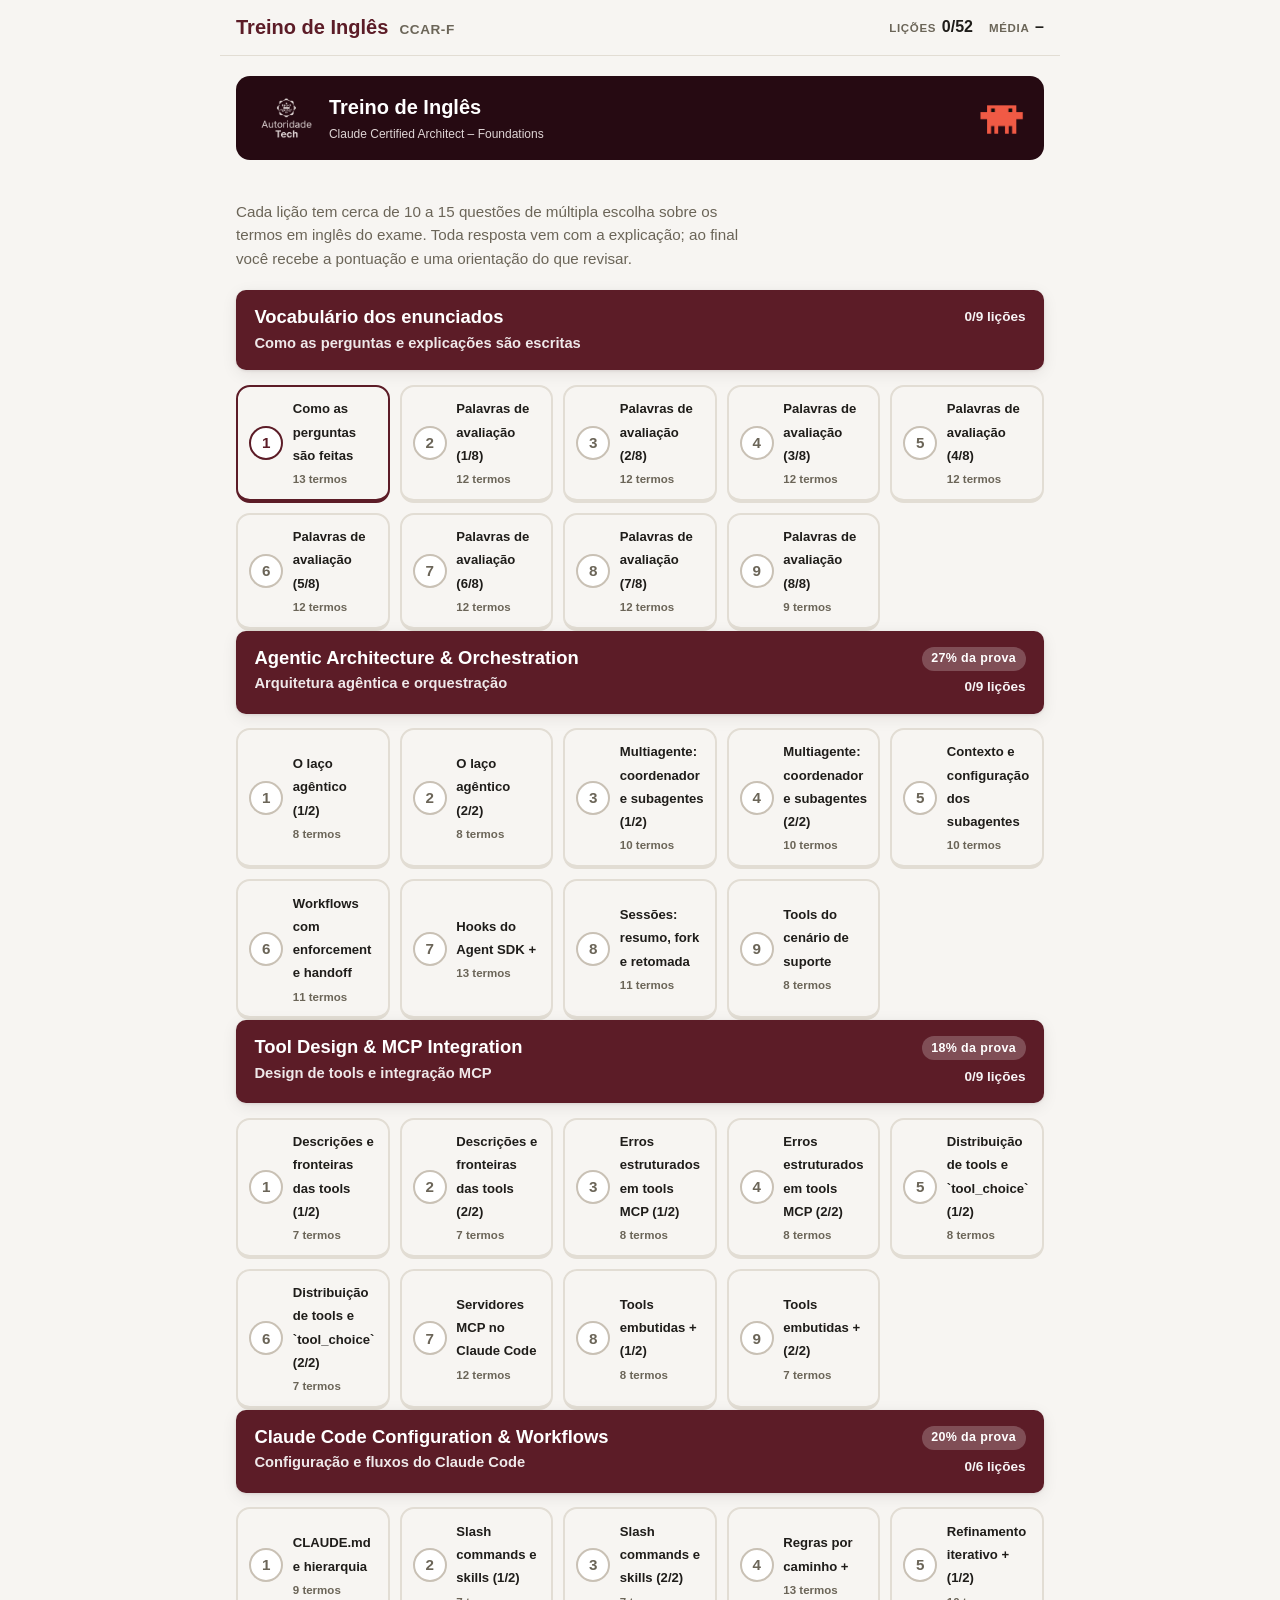
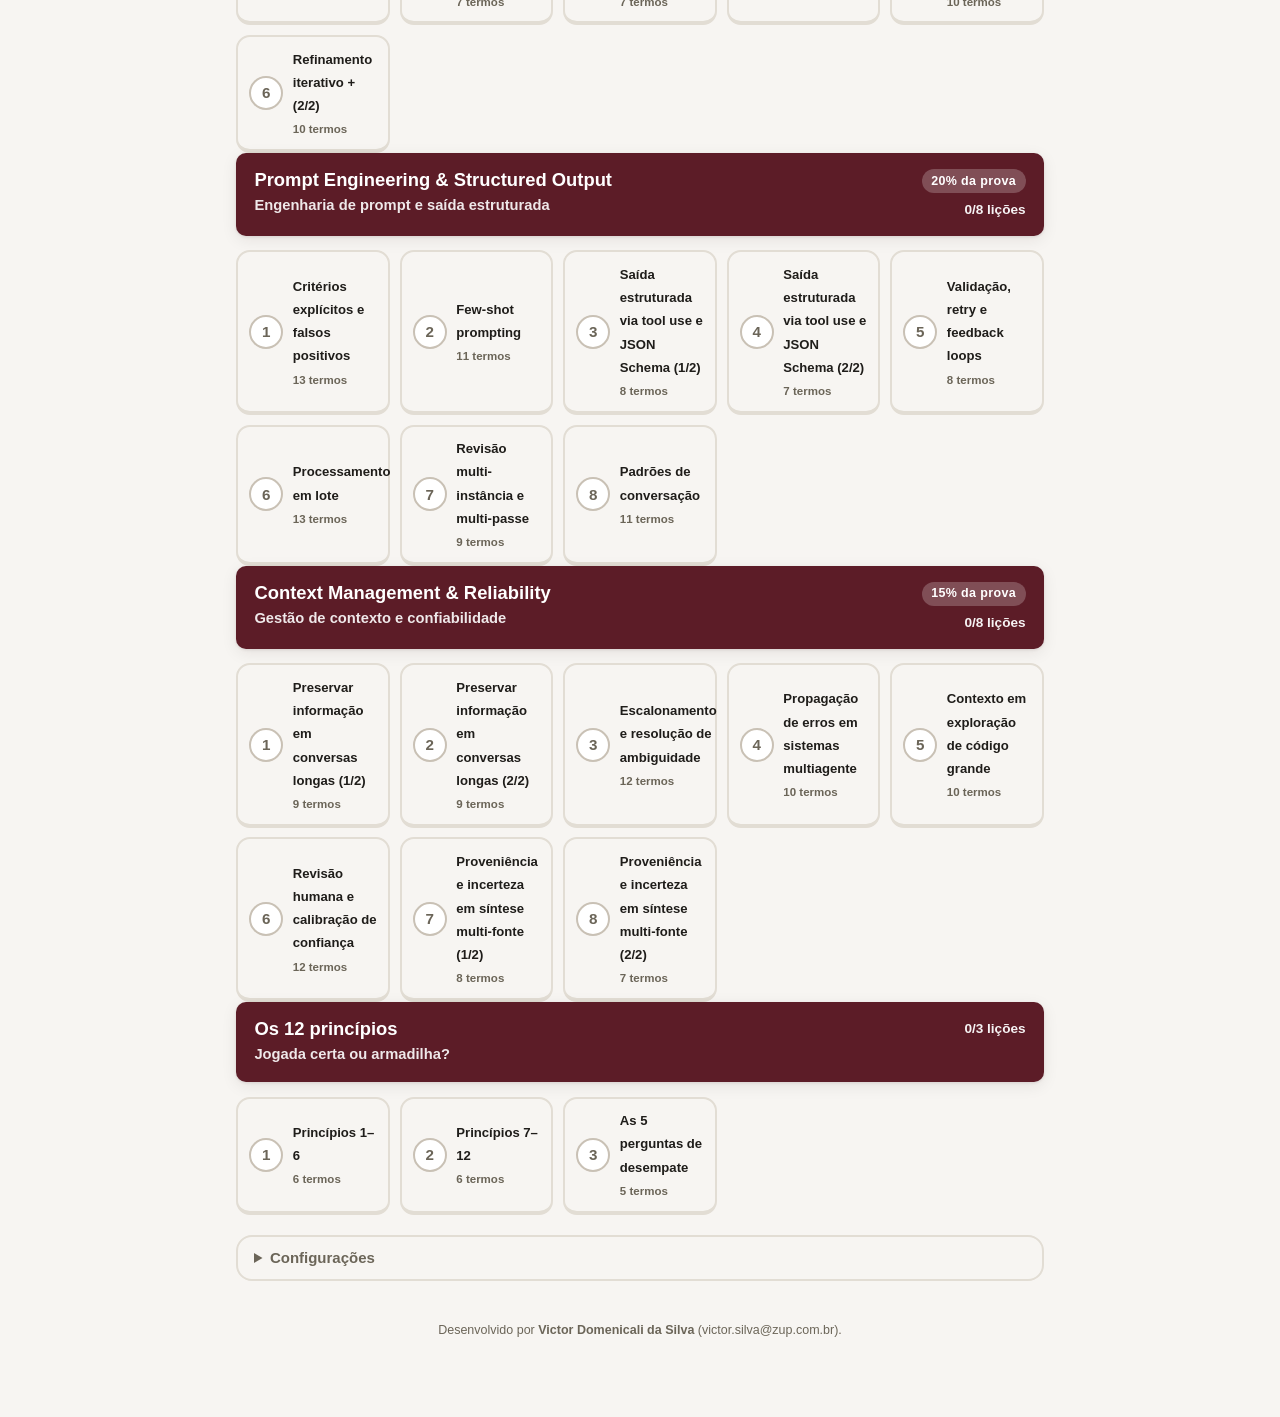
<file: docs/claude-exam-prep-english-main/claude-exam-prep-english-main/index.html>
<!DOCTYPE html>
<html lang="pt-BR">
<head>
<meta charset="UTF-8">
<meta name="viewport" content="width=device-width, initial-scale=1.0">
<title>Treino de Inglês CCAR-F</title>
<meta name="description" content="Exercícios de múltipla escolha para treinar o inglês do exame Claude Certified Architect – Foundations (CCAR-F), com explicação de cada resposta e orientação de estudo.">
<meta name="theme-color" content="#1FA98A">
<link rel="icon" href="data:image/svg+xml,%3Csvg xmlns='http://www.w3.org/2000/svg' viewBox='0 0 64 64'%3E%3Crect width='64' height='64' rx='14' fill='%231FA98A'/%3E%3Ctext x='32' y='44' font-size='30' text-anchor='middle' font-family='Arial' font-weight='900' fill='white'%3EEN%3C/text%3E%3C/svg%3E">
<link rel="preconnect" href="https://fonts.googleapis.com">
<link rel="stylesheet" href="https://fonts.googleapis.com/css2?family=Nunito:wght@400;600;700;800;900&family=IBM+Plex+Mono:wght@500&display=swap">
<link rel="stylesheet" href="styles.css">
</head>
<body>

<!-- ===== INÍCIO ===== -->
<section id="screen-home" class="screen">
  <header class="topbar home-bar">
    <div class="brand">Treino de Inglês <span>CCAR-F</span></div>
    <div class="stats">
      <span class="stat" title="Lições concluídas"><span class="stat-label">Lições</span><b id="stat-done">0/0</b></span>
      <span class="stat" title="Média de acertos nas lições concluídas"><span class="stat-label">Média</span><b id="stat-avg">–</b></span>
      <div class="theme" role="group" aria-label="Tema">
        <button type="button" data-theme-choice="light" title="Tema claro" aria-label="Tema claro"><svg viewBox="0 0 24 24"><path d="M12 7a5 5 0 1 0 0 10 5 5 0 0 0 0-10zm0-5h0a1 1 0 0 1 1 1v2a1 1 0 0 1-2 0V3a1 1 0 0 1 1-1zm0 18a1 1 0 0 1 1 1v2a1 1 0 0 1-2 0v-2a1 1 0 0 1 1-1zM2 12a1 1 0 0 1 1-1h2a1 1 0 0 1 0 2H3a1 1 0 0 1-1-1zm17 0a1 1 0 0 1 1-1h2a1 1 0 0 1 0 2h-2a1 1 0 0 1-1-1zM4.9 4.9a1 1 0 0 1 1.4 0l1.4 1.4a1 1 0 0 1-1.4 1.4L4.9 6.3a1 1 0 0 1 0-1.4zm11.4 11.4a1 1 0 0 1 1.4 0l1.4 1.4a1 1 0 0 1-1.4 1.4l-1.4-1.4a1 1 0 0 1 0-1.4zm2.8-11.4a1 1 0 0 1 0 1.4l-1.4 1.4a1 1 0 0 1-1.4 1.4l1.4-1.4a1 1 0 0 1 1.4 0zM7.7 16.3a1 1 0 0 1 0 1.4l-1.4 1.4a1 1 0 0 1-1.4-1.4l1.4-1.4a1 1 0 0 1 1.4 0z"/></svg></button>
        <button type="button" data-theme-choice="auto" title="Seguir o sistema" aria-label="Seguir o sistema">Auto</button>
        <button type="button" data-theme-choice="dark" title="Tema escuro" aria-label="Tema escuro"><svg viewBox="0 0 24 24"><path d="M20.5 14.6A8.5 8.5 0 0 1 9.4 3.5a.7.7 0 0 0-.9-.9A9.6 9.6 0 1 0 21.4 15.5a.7.7 0 0 0-.9-.9z"/></svg></button>
      </div>
    </div>
  </header>

  <main class="home">
    <div class="brand-header">
      <div class="brand-left">
        <img src="../../logo-autoridade-tech.png" alt="Autoridade Tech" class="autoridade-logo">
        <div class="brand-title">
          <h1>Treino de Inglês</h1>
          <p>Claude Certified Architect – Foundations</p>
        </div>
      </div>
      <img src="../../clawd.png" alt="Claw'd Mascote" class="clawd-mascot">
    </div>
    <p class="intro">Cada lição tem cerca de 10 a 15 questões de múltipla escolha sobre os termos em inglês do exame. Toda resposta vem com a explicação; ao final você recebe a pontuação e uma orientação do que revisar.</p>

    <div id="review-card" class="card review hidden">
      <div>
        <div class="card-title">Revisão dos termos errados</div>
        <div class="card-sub"><span id="review-count">0</span> termos pendentes de revisão</div>
      </div>
      <button class="btn btn-blue" id="btn-review" type="button">Revisar</button>
    </div>

    <div id="units"></div>

    <details class="settings">
      <summary>Configurações</summary>
      <div class="settings-body">
        <label class="toggle"><input type="checkbox" id="opt-typing"> Incluir exercícios de digitação (escrever o termo em inglês), além da múltipla escolha.</label>
        <button class="btn btn-ghost" id="btn-reset" type="button">Reiniciar todo o progresso</button>
        <p class="fine">Progresso salvo apenas neste navegador. Conteúdo próprio, baseado no guia oficial do exame.</p>
      </div>
    </details>

    <p class="footer-note">
      Desenvolvido por <strong>Victor Domenicali da Silva</strong> (<a href="mailto:victor.silva@zup.com.br">victor.silva@zup.com.br</a>).
    </p>
  </main>
</section>

<!-- ===== LIÇÃO ===== -->
<section id="screen-lesson" class="screen hidden">
  <header class="topbar lesson-bar">
    <button class="icon-btn" id="btn-quit" type="button" aria-label="Sair da lição">
      <svg viewBox="0 0 24 24" aria-hidden="true"><path d="M18.3 5.7 12 12l6.3 6.3-1.4 1.4L10.6 13.4 4.3 19.7 2.9 18.3 9.2 12 2.9 5.7l1.4-1.4 6.3 6.3 6.3-6.3z"/></svg>
    </button>
    <div class="progress" role="progressbar" aria-valuemin="0" aria-valuemax="100" aria-valuenow="0" id="progress"><div class="progress-fill" id="progress-fill"></div></div>
    <div class="score" id="score" aria-label="Pontuação"></div>
  </header>

  <main class="lesson">
    <div class="exercise" id="exercise"></div>
  </main>

  <footer class="lesson-footer" id="lesson-footer">
    <div class="feedback hidden" id="feedback" aria-live="polite">
      <div class="feedback-title" id="feedback-title"></div>
      <div class="feedback-body" id="feedback-body"></div>
    </div>
    <div class="footer-actions">
      <button class="btn btn-ghost" id="btn-skip" type="button">Não sei</button>
      <button class="btn btn-primary" id="btn-check" type="button" disabled>Verificar</button>
    </div>
  </footer>
</section>

<!-- ===== RESULTADO ===== -->
<section id="screen-result" class="screen hidden">
  <main class="result">
    <div class="result-card">
      <p class="result-kicker" id="result-kicker">Lição concluída</p>
      <h1 id="result-title"></h1>
      <div class="result-stats">
        <div class="tile"><div class="tile-label">Acertos</div><div class="tile-value" id="result-acc">0%</div></div>
        <div class="tile"><div class="tile-label">Questões</div><div class="tile-value" id="result-count">0/0</div></div>
        <div class="tile"><div class="tile-label">Tempo</div><div class="tile-value" id="result-time">0:00</div></div>
      </div>
      <div id="result-guidance" class="guidance"></div>
      <div class="result-actions">
        <button class="btn btn-ghost" id="btn-redo" type="button">Refazer lição</button>
        <button class="btn btn-blue hidden" id="btn-review-now" type="button">Revisar erros</button>
        <button class="btn btn-primary" id="btn-continue" type="button">Voltar ao início</button>
      </div>
    </div>
  </main>
</section>

<script src="data.js"></script>
<script src="app.js"></script>
</body>
</html>
</file>
<file: docs/claude-exam-prep-english-main/claude-exam-prep-english-main/styles.css>
:root {
  --bg: #f7f5f2;
  --surface: #ffffff;
  --ink: #1f1d1a;
  --muted: #6b6558;
  --line: #e2ddd4;
  --line-strong: #c9c1b5;
  --primary: #5C1C27;
  --primary-dark: #260A12;
  --primary-soft: #DED4D4;
  --blue: #5C1C27;
  --blue-dark: #260A12;
  --blue-soft: #DED4D4;
  --orange: #CC7958;
  --red: #852838;
  --red-dark: #5C1C27;
  --red-soft: #f8e2e2;
  --green-soft: #ddf0e4;
  --green-text: #2e7d4f;
  --red-text: #852838;
  --code-bg: #efece7;
  --shadow: 0 1px 3px rgba(38, 10, 18, .10), 0 4px 16px rgba(38, 10, 18, .08);
}
@media (prefers-color-scheme: dark) {
  :root:not([data-theme="light"]) {
    --bg: #191714; --surface: #221f1b; --ink: #ece7de; --muted: #a49b8b; --line: #3a352c; --line-strong: #51493d;
    --primary: #e0824a; --primary-dark: #a9522c; --primary-soft: #3d2a1c; --blue: #e0824a; --blue-dark: #a9522c; --blue-soft: #3d2a1c;
    --red-soft: #3a2222; --green-soft: #20362a; --green-text: #5cbd87; --red-text: #e07070; --code-bg: #2b2721;
  }
}
:root[data-theme="dark"] {
  --bg: #191714; --surface: #221f1b; --ink: #ece7de; --muted: #a49b8b; --line: #3a352c; --line-strong: #51493d;
  --primary: #e0824a; --primary-dark: #a9522c; --primary-soft: #3d2a1c; --blue: #e0824a; --blue-dark: #a9522c; --blue-soft: #3d2a1c;
  --red-soft: #3a2222; --green-soft: #20362a; --green-text: #5cbd87; --red-text: #e07070; --code-bg: #2b2721;
}

* { box-sizing: border-box; }
html { -webkit-text-size-adjust: 100%; }
body {
  margin: 0; background: var(--bg); color: var(--ink);
  font-family: Inter, "Segoe UI", sans-serif;
  font-size: 15px; line-height: 1.55; min-height: 100vh;
}
code {
  font-family: "IBM Plex Mono", ui-monospace, SFMono-Regular, Menlo, monospace;
  font-size: .88em; background: var(--code-bg); padding: .05em .35em; border-radius: 5px;
}
b { font-weight: 800; }
button { font: inherit; color: inherit; cursor: pointer; }
.hidden { display: none !important; }
:focus-visible { outline: 3px solid var(--blue); outline-offset: 2px; }

.screen { min-height: 100vh; display: flex; flex-direction: column; }

/* ---------- top bars ---------- */
.topbar {
  position: sticky; top: 0; z-index: 10; background: var(--bg);
  display: flex; align-items: center; gap: 1rem;
  padding: 12px 16px; border-bottom: 1px solid var(--line);
}
.home-bar { width: 100%; max-width: 840px; margin: 0 auto; justify-content: space-between; }
.home-bar .theme { display: none; }
.brand { font-weight: 800; font-size: 1.25rem; color: var(--primary); }
.brand span { color: var(--muted); font-weight: 700; font-size: .85rem; margin-left: .35rem; letter-spacing: .04em; }
.stats { display: flex; gap: 1rem; align-items: center; flex-wrap: wrap; }
.stat { display: inline-flex; align-items: baseline; gap: .35rem; font-weight: 800; font-size: 1rem; font-variant-numeric: tabular-nums; }
.stat-label { font-size: .72rem; letter-spacing: .06em; text-transform: uppercase; color: var(--muted); }
.stat b { color: var(--ink); }

.theme { display: inline-flex; border: 2px solid var(--line); border-radius: 999px; padding: 2px; margin-left: .25rem; }
.theme button { background: none; border: none; border-radius: 999px; padding: .2rem .5rem; color: var(--muted); font-size: .72rem; font-weight: 900; letter-spacing: .04em; text-transform: uppercase; display: grid; place-items: center; min-width: 30px; }
.theme button svg { width: 16px; height: 16px; fill: currentColor; }
.theme button.active { background: var(--primary); color: #fff; }

/* ---------- home ---------- */
.home { width: 100%; max-width: 840px; margin: 0 auto; padding: 1.25rem 16px 4rem; display: flex; flex-direction: column; gap: 1.25rem; }
.brand-header {
  display: flex;
  align-items: center;
  justify-content: space-between;
  gap: 16px;
  background: #260A12;
  color: #DED4D4;
  padding: 16px 20px;
  border-radius: 14px;
  margin-bottom: 20px;
}
.brand-left { display: flex; align-items: center; gap: 12px; }
.autoridade-logo { height: 48px; width: auto; }
.brand-title h1 { font-size: 20px; color: #fff; margin: 0; }
.brand-title p { font-size: 12px; color: #DED4D4; margin: 2px 0 0; }
.clawd-mascot { height: 45px; width: auto; }
.card {
  background: var(--surface); border: 1px solid var(--line); border-radius: 14px; padding: 20px;
  box-shadow: var(--shadow);
}
.card.review { display: flex; align-items: center; justify-content: space-between; gap: 1rem; border-color: var(--blue); background: var(--blue-soft); }
.intro { margin: 0; color: var(--muted); font-size: .95rem; max-width: 62ch; }
.intro a { color: var(--blue); font-weight: 800; }
.card-title { font-weight: 900; font-size: 1.1rem; }
.card-sub { color: var(--muted); font-size: .92rem; }

.unit { display: flex; flex-direction: column; gap: .9rem; }
.unit-head {
  display: flex; align-items: flex-start; justify-content: space-between; gap: 1rem;
  background: var(--primary); color: #fff; border-radius: 10px; padding: 1rem 1.15rem;
  box-shadow: var(--shadow);
}
.unit:nth-child(2n) .unit-head { background: var(--primary); box-shadow: var(--shadow); }
.unit-head h2 { margin: 0; font-size: 1.15rem; font-weight: 900; line-height: 1.2; text-wrap: balance; }
.unit-head p { margin: .2rem 0 0; opacity: .9; font-size: .92rem; font-weight: 600; }
.unit-meta { display: flex; flex-direction: column; align-items: flex-end; gap: .35rem; flex-shrink: 0; }
.chip { display: inline-block; background: rgba(255,255,255,.22); border-radius: 999px; padding: .15rem .6rem; font-size: .78rem; font-weight: 800; letter-spacing: .03em; white-space: nowrap; }
.unit-progress { font-size: .85rem; font-weight: 800; opacity: .95; font-variant-numeric: tabular-nums; }

.lessons { display: grid; grid-template-columns: repeat(auto-fill, minmax(150px, 1fr)); gap: .6rem; }
.lesson-btn {
  display: flex; align-items: center; gap: .6rem; text-align: left;
  background: var(--bg); border: 2px solid var(--line); border-bottom-width: 4px; border-radius: 14px;
  padding: .6rem .7rem; min-height: 60px; transition: transform .08s;
}
.lesson-btn:hover { background: var(--surface); }
.lesson-btn:active { transform: translateY(2px); border-bottom-width: 2px; }
.lesson-btn .num {
  width: 34px; height: 34px; border-radius: 50%; flex-shrink: 0;
  display: grid; place-items: center; font-weight: 900; font-size: .95rem;
  background: var(--surface); border: 2px solid var(--line-strong); color: var(--muted);
}
.lesson-btn .num svg { width: 18px; height: 18px; fill: #fff; }
.lesson-btn.done .num { background: var(--primary); border-color: var(--primary-dark); color: #fff; }
.lesson-btn.done.weak .num { background: var(--orange); border-color: #D97F00; }
.lesson-btn.next { border-color: var(--primary); }
.lesson-btn.next .num { border-color: var(--primary); color: var(--primary); }
.lesson-btn .lbl { font-size: .82rem; font-weight: 800; line-height: 1.2; }
.lesson-btn .cnt { font-size: .72rem; color: var(--muted); font-weight: 700; }

.settings { border: 2px solid var(--line); border-radius: 16px; padding: .6rem 1rem; }
.settings summary { cursor: pointer; font-weight: 800; color: var(--muted); }
.settings-body { display: flex; flex-direction: column; gap: .8rem; padding: .8rem 0 .3rem; }
.toggle { display: flex; gap: .6rem; align-items: flex-start; font-size: .95rem; }
.toggle input { margin-top: .3rem; accent-color: var(--primary); }
.fine { font-size: .8rem; color: var(--muted); margin: 0; }
.fine a { color: var(--blue); }
.footer-note { color: var(--muted); font-size: 12.5px; margin-top: 20px; text-align: center; }
.footer-note a { color: var(--accent-text); text-decoration: none; }

/* ---------- buttons ---------- */
.btn {
  border: none; border-radius: 14px; padding: .8rem 1.4rem; font-weight: 800; font-size: .95rem;
  letter-spacing: .04em; text-transform: uppercase; transition: transform .08s, box-shadow .08s;
}
.btn:active { transform: translateY(3px); box-shadow: 0 1px 0 transparent !important; }
.btn-primary { background: var(--primary); color: #fff; box-shadow: var(--shadow) var(--primary-dark); }
.btn-primary:disabled { background: var(--line); color: var(--muted); box-shadow: var(--shadow) var(--line-strong); cursor: default; transform: none; }
.btn-red { background: var(--red); color: #fff; box-shadow: var(--shadow) var(--red-dark); }
.btn-blue { background: var(--blue); color: #fff; box-shadow: var(--shadow) var(--blue-dark); }
.btn-ghost { background: var(--bg); color: var(--muted); border: 2px solid var(--line); border-bottom-width: 4px; }
.btn-ghost:active { border-bottom-width: 2px; }
.icon-btn { background: none; border: none; padding: .3rem; color: var(--muted); border-radius: 8px; }
.icon-btn svg { width: 22px; height: 22px; fill: currentColor; display: block; }

/* ---------- lesson ---------- */
.lesson-bar { width: 100%; max-width: 840px; margin: 0 auto; gap: .9rem; }
.progress { flex: 1; height: 14px; background: var(--line); border-radius: 999px; overflow: hidden; }
.progress-fill { height: 100%; width: 0; background: var(--primary); border-radius: 999px; transition: width .3s ease; position: relative; }
.progress-fill::after { content: ""; position: absolute; left: 8px; right: 8px; top: 3px; height: 4px; border-radius: 999px; background: rgba(255,255,255,.35); }
.score { font-weight: 900; font-variant-numeric: tabular-nums; color: var(--muted); white-space: nowrap; font-size: .95rem; }
.score b { color: var(--primary); }

.lesson { flex: 1; width: 100%; max-width: 640px; margin: 0 auto; padding: 1.5rem 16px 6rem; }
.prompt-label { font-size: .85rem; font-weight: 800; letter-spacing: .06em; text-transform: uppercase; color: var(--muted); margin: 0 0 .6rem; }
.prompt-label .type-tag { display: inline-block; background: var(--surface); border: 1px solid var(--line); border-radius: 999px; padding: .05rem .5rem; margin-left: .4rem; font-size: .72rem; letter-spacing: .04em; }
.prompt {
  font-size: 1.5rem; font-weight: 900; line-height: 1.25; margin: 0 0 1.25rem; text-wrap: balance; word-break: break-word;
}
.prompt.small { font-size: 1.2rem; font-weight: 700; }
.prompt code { font-size: .9em; }
.prompt-card {
  background: var(--surface); border: 2px solid var(--line); border-radius: 16px; padding: 1rem 1.15rem; margin-bottom: 1.25rem;
  font-size: 1.1rem; line-height: 1.5; font-weight: 600;
}
.prompt-card .blank { display: inline-block; min-width: 4.5em; border-bottom: 3px solid var(--primary); margin: 0 .15em; }
.prompt-card .principle-n { display: block; font-size: .78rem; font-weight: 800; letter-spacing: .06em; text-transform: uppercase; color: var(--muted); margin-bottom: .3rem; }
.subtle { color: var(--muted); font-size: .9rem; margin: -.75rem 0 1.25rem; }

.options { display: flex; flex-direction: column; gap: .6rem; }
.opt {
  display: flex; align-items: center; gap: .8rem; text-align: left; width: 100%;
  background: var(--bg); border: 2px solid var(--line); border-bottom-width: 4px; border-radius: 14px;
  padding: .75rem .9rem; font-weight: 600; font-size: 1rem; line-height: 1.35; transition: transform .08s;
}
.opt:hover { background: var(--surface); }
.opt .key {
  width: 28px; height: 28px; border-radius: 8px; border: 2px solid var(--line-strong); color: var(--muted);
  display: grid; place-items: center; font-size: .8rem; font-weight: 900; flex-shrink: 0;
}
.opt.selected { border-color: var(--blue); background: var(--blue-soft); }
.opt.selected .key { border-color: var(--blue); color: var(--blue); }
.opt.correct { border-color: var(--green-text); background: var(--green-soft); }
.opt.correct .key { border-color: var(--green-text); color: var(--green-text); }
.opt.wrong { border-color: var(--red); background: var(--red-soft); }
.opt.wrong .key { border-color: var(--red); color: var(--red); }
.opt:disabled { cursor: default; }
.opt.big { justify-content: center; font-size: 1.05rem; font-weight: 900; padding: 1rem; }

.type-input {
  width: 100%; font: inherit; font-size: 1.15rem; font-weight: 700; padding: .85rem 1rem;
  border: 2px solid var(--line); border-radius: 14px; background: var(--surface); color: var(--ink);
}
.type-input:focus { border-color: var(--blue); outline: none; }

/* match */
.match-grid { display: grid; grid-template-columns: 1fr 1fr; gap: .6rem; }
.match-col { display: flex; flex-direction: column; gap: .6rem; }
.match-btn {
  background: var(--bg); border: 2px solid var(--line); border-bottom-width: 4px; border-radius: 14px;
  padding: .7rem .6rem; font-weight: 700; font-size: .92rem; line-height: 1.25; min-height: 58px; text-align: center; word-break: break-word;
}
.match-btn.selected { border-color: var(--blue); background: var(--blue-soft); }
.match-btn.matched { border-color: var(--green-text); background: var(--green-soft); color: var(--green-text); opacity: .75; }
.match-btn.shake { animation: shake .3s; border-color: var(--red); background: var(--red-soft); }
@keyframes shake { 0%,100% { transform: translateX(0);} 25% { transform: translateX(-5px);} 75% { transform: translateX(5px);} }

/* footer / feedback */
.lesson-footer { position: fixed; right: 0; bottom: 0; left: 0; z-index: 20; background: var(--bg); border-top: 2px solid var(--line); }
.lesson-footer.ok { background: var(--green-soft); border-color: var(--green-soft); }
.lesson-footer.bad { background: var(--red-soft); border-color: var(--red-soft); }
.footer-actions { max-width: 640px; margin: 0 auto; padding: .9rem 16px; display: flex; justify-content: space-between; gap: 1rem; align-items: center; }
.feedback { max-width: 640px; margin: 0 auto; padding: 1rem 16px 0; }
.feedback-title { font-weight: 900; font-size: 1.2rem; display: flex; align-items: center; gap: .5rem; }
.ok .feedback-title { color: var(--green-text); }
.bad .feedback-title { color: var(--red-text); }
.feedback-body { margin-top: .4rem; font-size: .95rem; max-height: 34vh; overflow: auto; }
.ok .feedback-body, .bad .feedback-body { color: var(--ink); }
.feedback-body .answer { font-weight: 800; }
.feedback-body .expl { margin-top: .3rem; }
.feedback-body .expl code { background: rgba(0,0,0,.08); }
.feedback-body .ex { margin-top: .35rem; color: var(--muted); font-style: italic; font-size: .9rem; }

/* ---------- result ---------- */
.result { flex: 1; display: grid; place-items: start center; padding: 2rem 16px 4rem; }
.result-card { width: 100%; max-width: 620px; display: flex; flex-direction: column; gap: 1rem; }
.result-kicker { margin: 0; font-size: .8rem; font-weight: 900; letter-spacing: .08em; text-transform: uppercase; color: var(--muted); }
.result h1 { margin: 0; font-size: 1.7rem; font-weight: 900; text-wrap: balance; line-height: 1.15; }
.result-stats { display: grid; grid-template-columns: repeat(3, 1fr); gap: .6rem; }
.tile { border-radius: 14px; border: 2px solid var(--line); padding: .7rem .5rem; text-align: center; }
.tile-label { font-size: .72rem; font-weight: 900; letter-spacing: .08em; text-transform: uppercase; color: var(--muted); }
.tile-value { font-weight: 900; font-size: 1.4rem; font-variant-numeric: tabular-nums; color: var(--primary); }
.guidance { display: flex; flex-direction: column; gap: .9rem; }
.guidance h2 { margin: .5rem 0 0; font-size: 1.05rem; font-weight: 900; }
.guidance h3 { margin: 0; font-size: .78rem; letter-spacing: .06em; text-transform: uppercase; color: var(--muted); }
.guidance p { margin: 0; font-size: .95rem; }
.guidance .verdict { background: var(--surface); border: 2px solid var(--line); border-radius: 14px; padding: .8rem 1rem; font-weight: 600; }
.guidance .verdict.good { border-color: var(--primary); background: var(--primary-soft); }
.guidance .verdict.mid { border-color: var(--orange); background: rgba(255,150,0,.12); }
.guidance .verdict.low { border-color: var(--red); background: var(--red-soft); }
.guidance ul { margin: 0; padding: 0; list-style: none; display: flex; flex-direction: column; gap: .45rem; }
.guidance li { background: var(--surface); border-radius: 10px; padding: .55rem .75rem; font-size: .92rem; line-height: 1.4; }
.guidance li .where { display: block; font-size: .78rem; color: var(--muted); font-weight: 700; margin-top: .15rem; }
.guidance .group-title { font-weight: 900; margin-top: .2rem; }
.guidance .tip { border-left: 4px solid var(--blue); padding-left: .8rem; color: var(--ink); }
.result-actions { display: flex; gap: .8rem; justify-content: flex-start; flex-wrap: wrap; margin-top: .5rem; }

@media (max-width: 480px) {
  .brand-header { padding: 14px 16px; }
  .autoridade-logo { height: 40px; }
  .clawd-mascot { height: 36px; }
  .prompt { font-size: 1.3rem; }
  .lessons { grid-template-columns: repeat(auto-fill, minmax(140px, 1fr)); }
  .stats { gap: .7rem; }
  .btn { padding: .75rem 1.1rem; font-size: .88rem; }
}
@media (prefers-reduced-motion: reduce) {
  * { transition: none !important; animation: none !important; }
}
</file>
